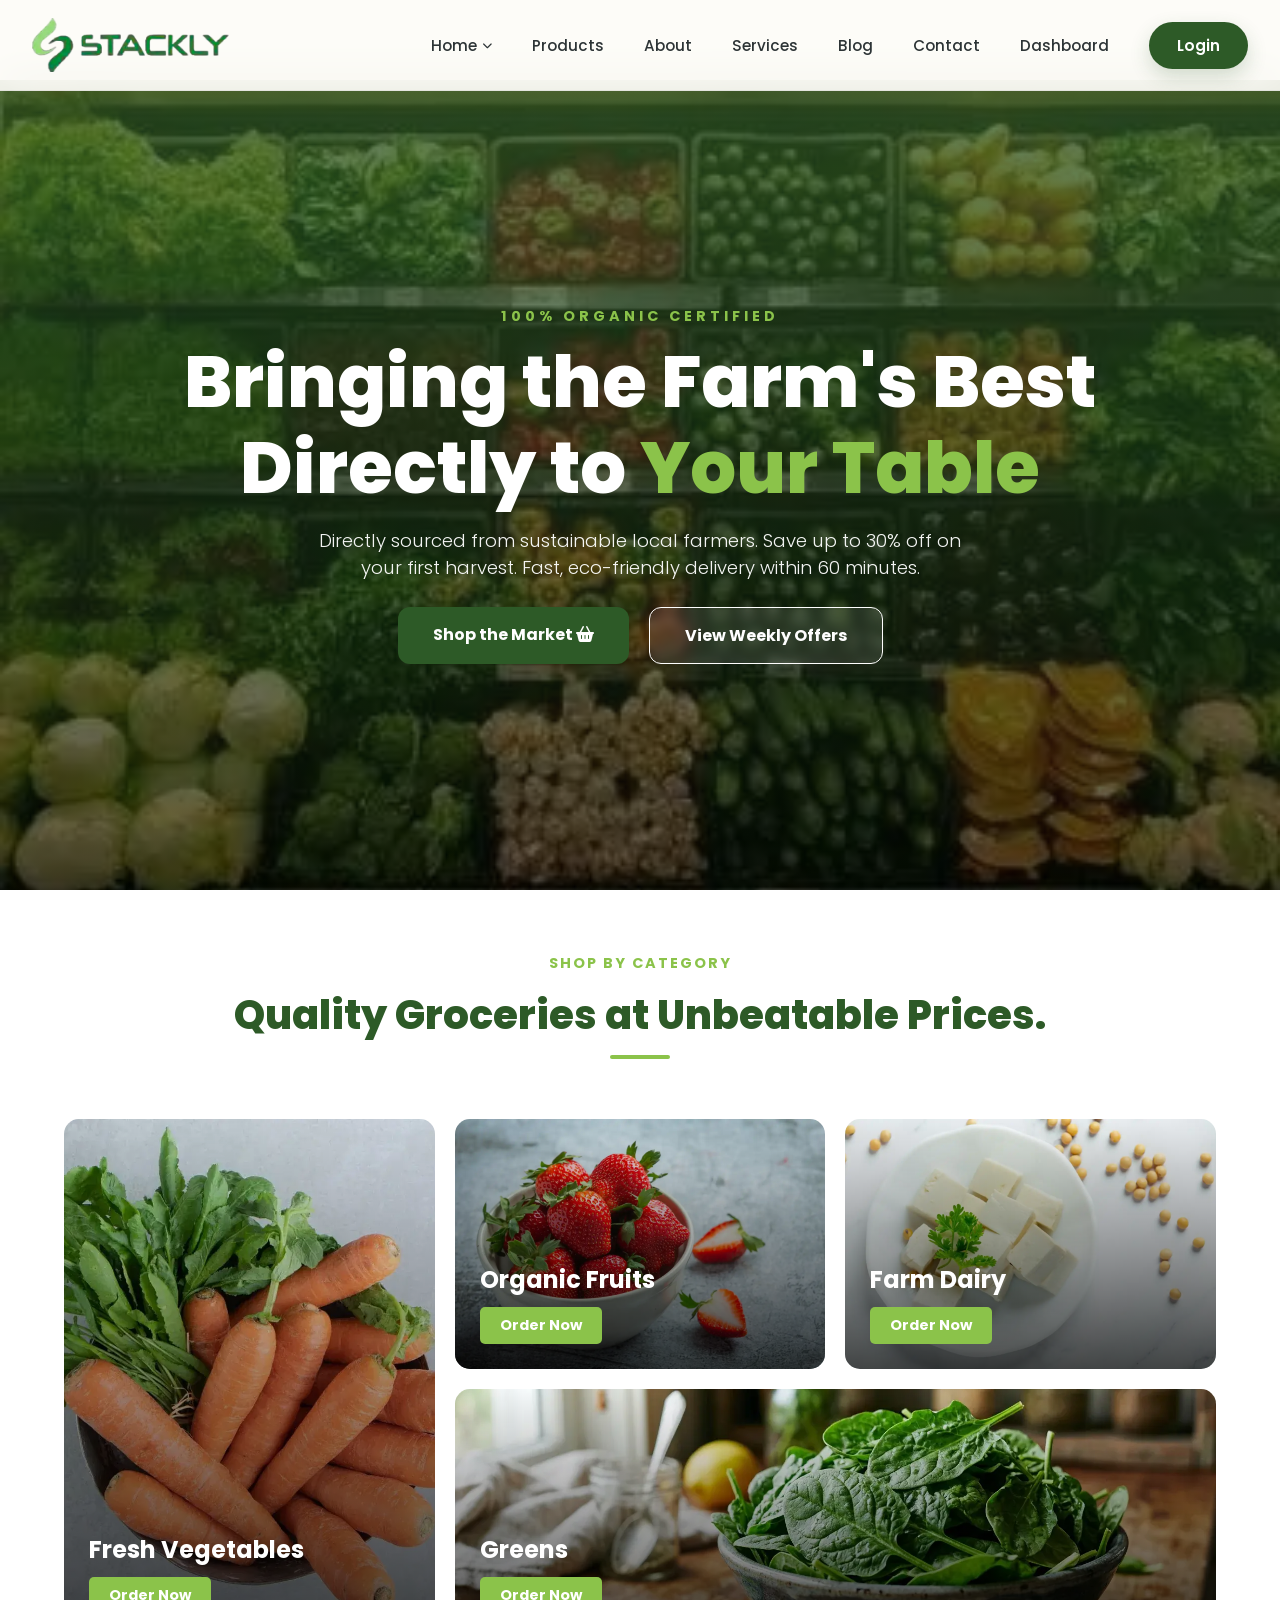
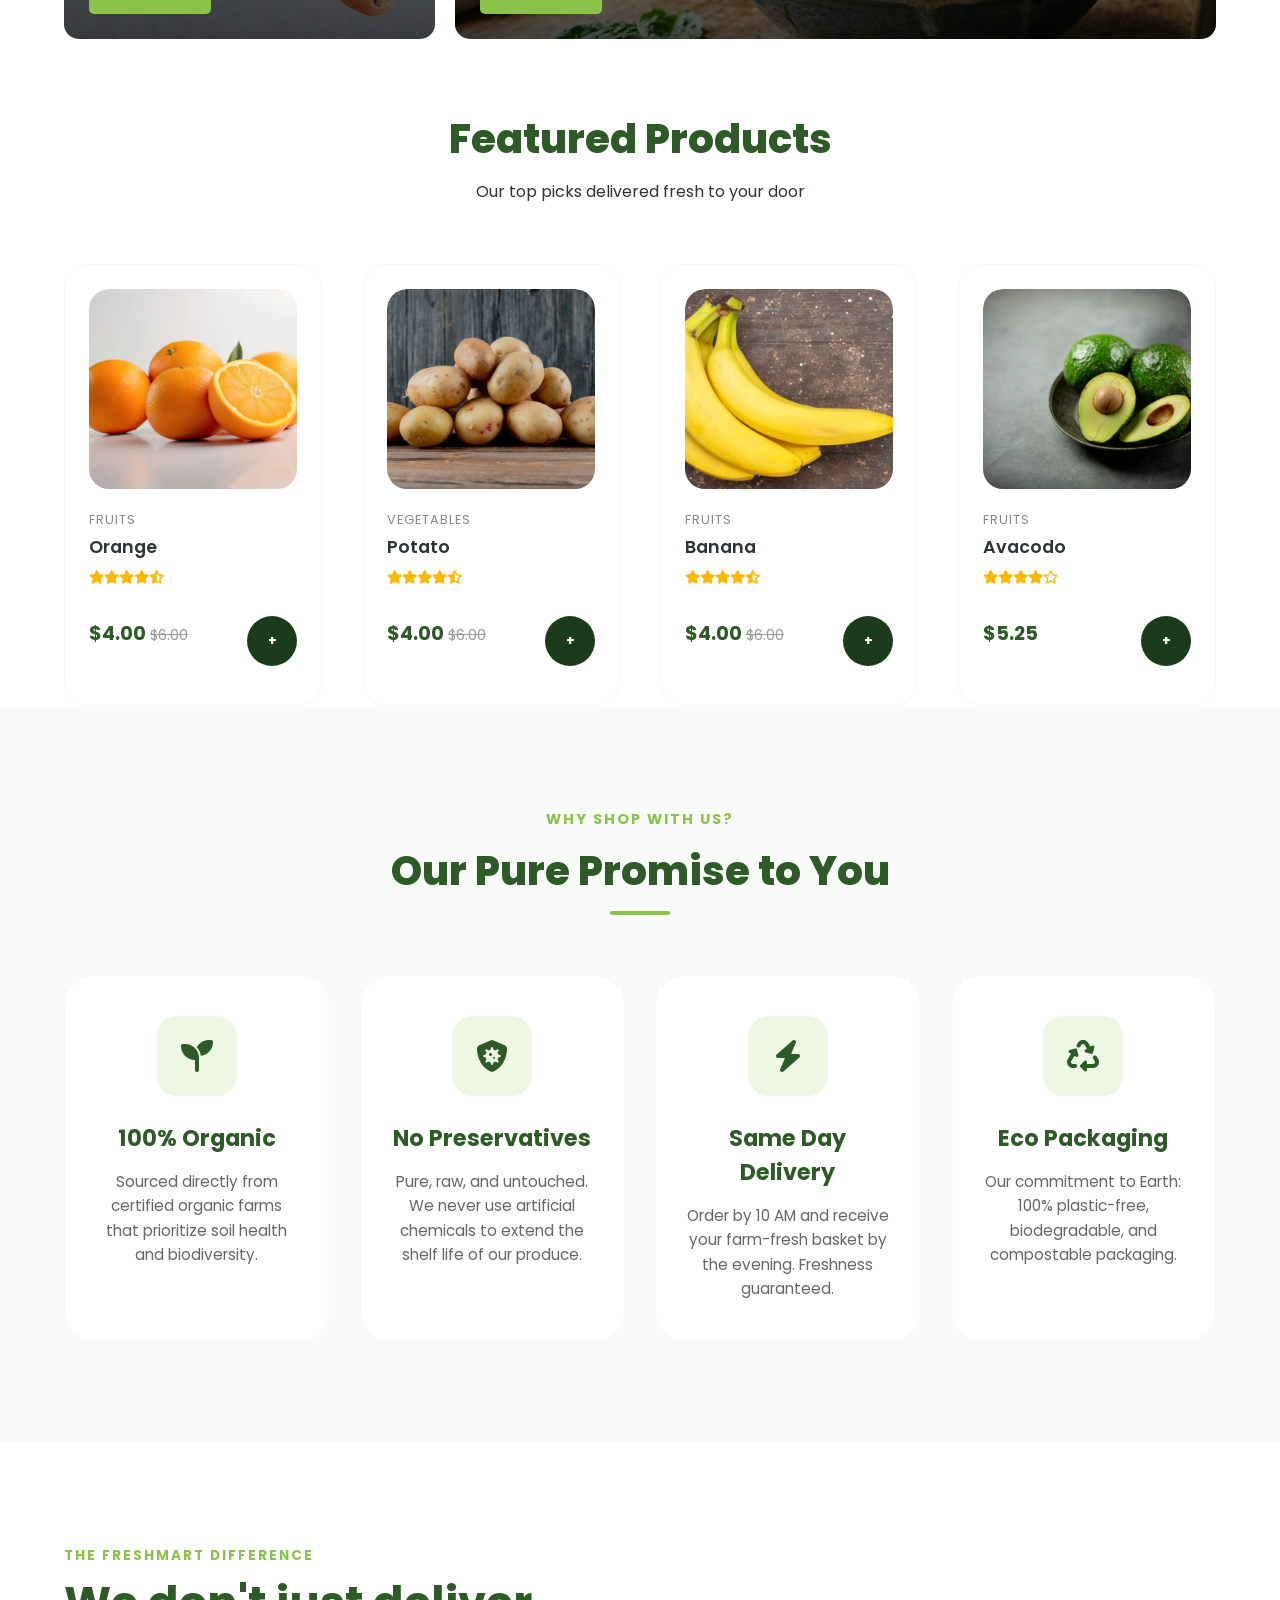
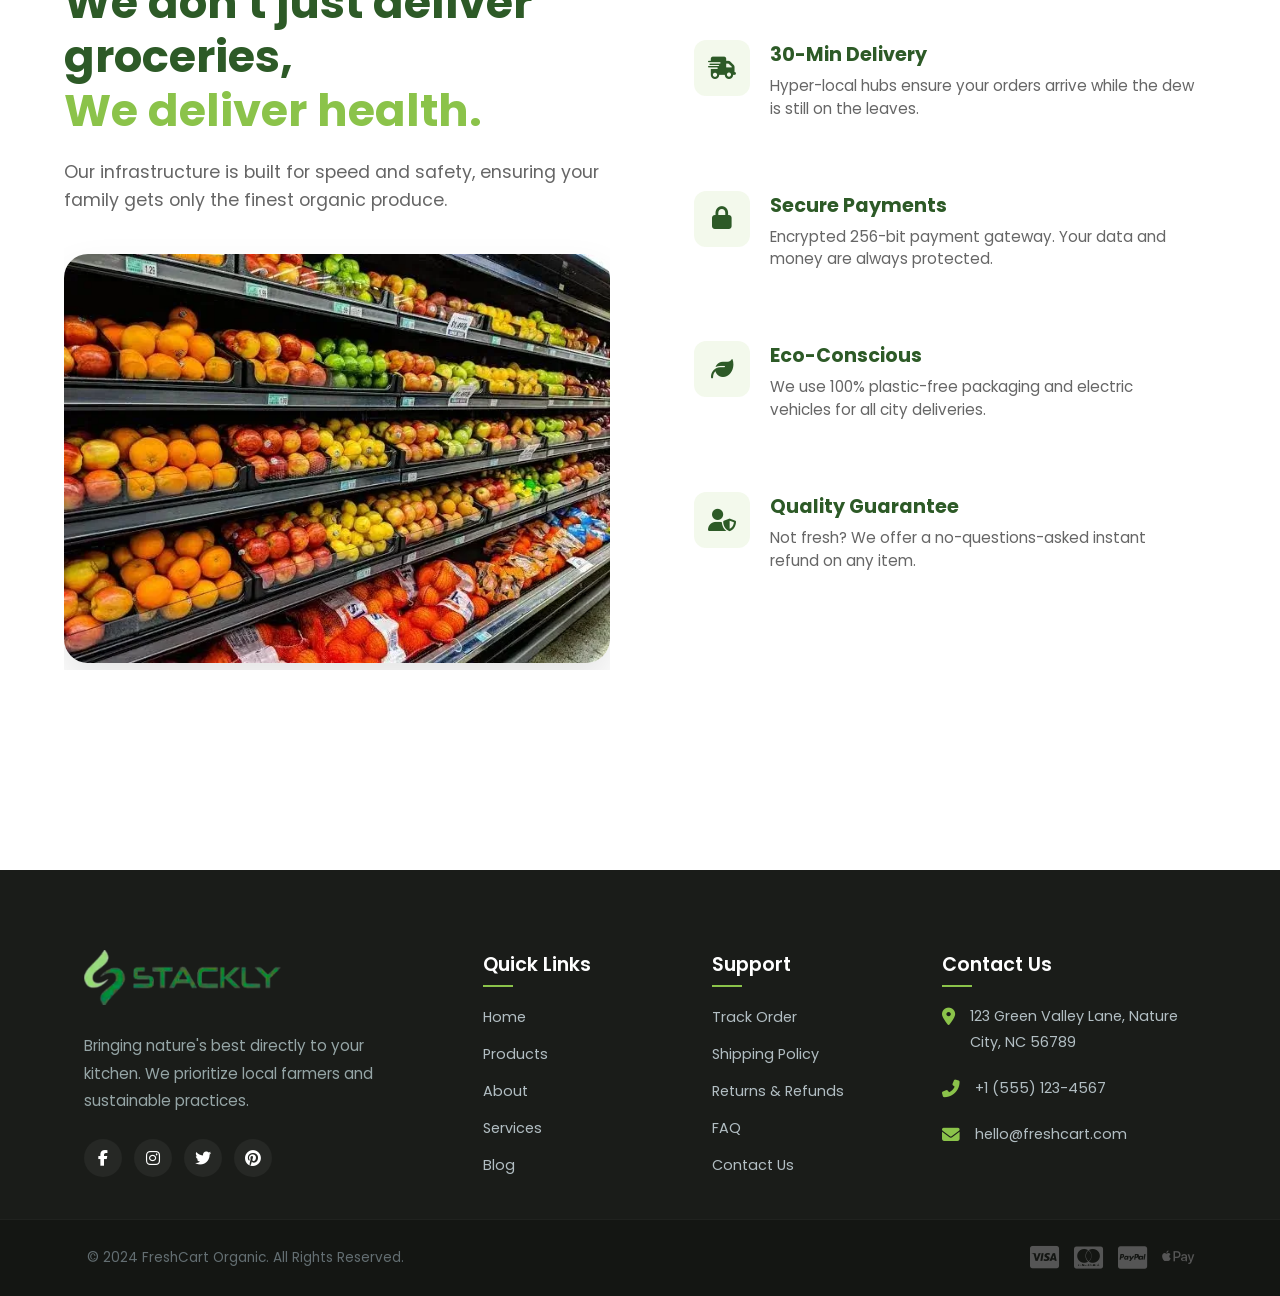
<file: index.html>
<!DOCTYPE html>
<html lang="en">
<head>

<meta charset="UTF-8">
<meta name="viewport" content="width=device-width, initial-scale=1.0">

<title>Stackly Grocery Store</title>

<link href="https://fonts.googleapis.com/css2?family=Poppins:wght@300;400;600;700&display=swap" rel="stylesheet">

<link rel="stylesheet" href="https://cdnjs.cloudflare.com/ajax/libs/font-awesome/6.4.0/css/all.min.css">

<!-- AOS Animation -->
<link rel="stylesheet" href="https://unpkg.com/aos@2.3.4/dist/aos.css">

<link rel="stylesheet" href="style.css">

</head>

<body>

<header class="main-header">
<nav class="navbar">

<a href="index.html" class="logo">
<img src="assets/logo.webp" alt="Stackly Logo">
</a>

<ul class="nav-menu" id="nav-menu">

<li class="nav-item dropdown">

<a href="#" class="nav-link" id="current-home">
Home <i class="fas fa-chevron-down" style="font-size:10px;margin-left:5px;"></i>
</a>

<ul class="dropdown-menu" id="home-dropdown">
<li><a href="index.html">Home 1</a></li>
<li><a href="home2.html">Home 2</a></li>
</ul>

</li>

<li class="nav-item"><a href="products.html" class="nav-link">Products</a></li>
<li class="nav-item"><a href="about.html" class="nav-link">About</a></li>
<li class="nav-item"><a href="services.html" class="nav-link">Services</a></li>
<li class="nav-item"><a href="blog.html" class="nav-link">Blog</a></li>
<li class="nav-item"><a href="contact.html" class="nav-link">Contact</a></li>
<li class="nav-item"><a href="dashboard.html" class="nav-link">Dashboard</a></li>
<li class="nav-item"><a href="login.html" class="nav-link btn-login">Login</a></li>

</ul>

<div class="hamburger" id="hamburger">
<span class="bar"></span>
<span class="bar"></span>
<span class="bar"></span>
</div>

</nav>
</header>

<!-- HERO -->

<section class="hero-v2">

<div class="container">

<div class="hero-content-v2" data-aos="zoom-out" data-aos-delay="100">

<span class="hero-tagline">100% Organic certified</span>

<h1>
Bringing the Farm's Best <br>
Directly to <span>Your Table</span>
</h1>

<p>
Directly sourced from sustainable local farmers.
Save up to 30% off on your first harvest.
Fast, eco-friendly delivery within 60 minutes.
</p>

<div class="hero-btns-v2">

<a href="errorPage.html" class="btn-primary">
Shop the Market <i class="fas fa-shopping-basket"></i>
</a>

<a href="errorPage.html" class="btn-secondary">
View Weekly Offers
</a>

</div>

</div>

</div>

</section>

<!-- CATEGORY -->

<section class="categories-bento" data-aos="fade-up">

<div class="container">

<div class="section-header">

<span class="sub-title">Shop by Category</span>

<h2>Quality Groceries at Unbeatable Prices.</h2>

<div class="line"></div>

</div>

<div class="bento-container">

<div class="bento-box item-1">

<img src="assets/carrot.webp" alt="Veggies">

<div class="bento-overlay">
<h3>Fresh Vegetables</h3>
<a href="products.html" class="bento-btn">Order Now</a>
</div>

</div>

<div class="bento-box item-2">

<img src="assets/strawberries.webp" alt="Fruits">

<div class="bento-overlay">
<h3>Organic Fruits</h3>
<a href="products.html" class="bento-btn">Order Now</a>
</div>

</div>

<div class="bento-box item-3">

<img src="assets/tofu.webp" alt="Dairy">

<div class="bento-overlay">
<h3>Farm Dairy</h3>
<a href="products.html" class="bento-btn">Order Now</a>
</div>

</div>

<div class="bento-box item-4">

<img src="assets/greens.webp" alt="Greens">

<div class="bento-overlay">
<h3>Greens</h3>
<a href="products.html" class="bento-btn">Order Now</a>
</div>

</div>

</div>

</div>

</section>

<section class="products container"> <div class="section-header"> <h2>Featured <span>Products</span></h2> <p>Our top picks delivered fresh to your door</p> </div> <div class="product-grid"> <div class="product-card"> <div class="product-img"> <img src="assets/orange.webp" alt="Orange"> </div> <div class="product-info"> <span class="category-tag">Fruits</span> <h3>Orange</h3> <div class="rating"> <i class="fas fa-star"></i><i class="fas fa-star"></i><i class="fas fa-star"></i><i class="fas fa-star"></i><i class="fas fa-star-half-alt"></i> </div> <div class="product-price"> <div> <span class="price">$4.00</span> <span class="old-price">$6.00</span> </div> <button class="cart-btn">+</button> </div> </div> </div> <div class="product-card"> <div class="product-img"> <img src="assets/potato.webp" alt="Potato"> </div> <div class="product-info"> <span class="category-tag">Vegetables</span> <h3>Potato</h3> <div class="rating"> <i class="fas fa-star"></i><i class="fas fa-star"></i><i class="fas fa-star"></i><i class="fas fa-star"></i><i class="fas fa-star-half-alt"></i> </div> <div class="product-price"> <div> <span class="price">$4.00</span> <span class="old-price">$6.00</span> </div> <button class="cart-btn">+</button></div> </div> </div> <div class="product-card"> <div class="product-img"> <img src="assets/banana.webp" alt="Banana"> </div> <div class="product-info"> <span class="category-tag">Fruits</span> <h3>Banana</h3> <div class="rating"> <i class="fas fa-star"></i><i class="fas fa-star"></i><i class="fas fa-star"></i><i class="fas fa-star"></i><i class="fas fa-star-half-alt"></i> </div> <div class="product-price"> <div> <span class="price">$4.00</span> <span class="old-price">$6.00</span> </div> <button class="cart-btn">+</button> </div> </div> </div> <div class="product-card"> <div class="product-img"> <img src="assets/avocado.webp" alt="Avacodo"> </div> <div class="product-info"> <span class="category-tag">Fruits</span> <h3>Avacodo</h3> <div class="rating"> <i class="fas fa-star"></i><i class="fas fa-star"></i><i class="fas fa-star"></i><i class="fas fa-star"></i><i class="far fa-star"></i> </div> <div class="product-price"> <span class="price">$5.25</span> <button class="cart-btn">+</button> </div> </div> </div> </div> </section>

<!-- PROMISE SECTION -->

<section class="promise-section">

<div class="container">

<div class="section-header" data-aos="fade-up">

<span class="sub-title">Why Shop With Us?</span>

<h2>Our Pure Promise to You</h2>

<div class="line"></div>

</div>

<div class="promise-grid">

<div class="promise-card" data-aos="fade-up" data-aos-delay="100">

<div class="promise-icon">
<i class="fas fa-seedling"></i>
</div>

<h3>100% Organic</h3>

<p>
Sourced directly from certified organic farms that
prioritize soil health and biodiversity.
</p>

</div>

<div class="promise-card" data-aos="fade-up" data-aos-delay="200">

<div class="promise-icon">
<i class="fas fa-shield-virus"></i>
</div>

<h3>No Preservatives</h3>

<p>
Pure, raw, and untouched. We never use artificial
chemicals to extend the shelf life of our produce.
</p>

</div>

<div class="promise-card" data-aos="fade-up" data-aos-delay="300">

<div class="promise-icon">
<i class="fas fa-bolt"></i>
</div>

<h3>Same Day Delivery</h3>

<p>
Order by 10 AM and receive your farm-fresh basket
by the evening. Freshness guaranteed.
</p>

</div>

<div class="promise-card" data-aos="fade-up" data-aos-delay="400">

<div class="promise-icon">
<i class="fas fa-recycle"></i>
</div>

<h3>Eco Packaging</h3>

<p>
Our commitment to Earth: 100% plastic-free,
biodegradable, and compostable packaging.
</p>

</div>

</div>

</div>

</section>

<section class="modern-why"> <div class="container split-wrapper"> <div class="why-text-box" data-aos="fade-right"> <span class="mini-label">The FreshMart Difference</span> <h2>We don't just deliver groceries, <br> <span>We deliver health.</span></h2> <p>Our infrastructure is built for speed and safety, ensuring your family gets only the finest organic produce.</p> <img src="assets/index-1.webp" alt="Fresh Produce" class="side-img"> </div> <div class="why-list" data-aos="fade-left"> <div class="modern-item"> <div class="m-icon"><i class="fas fa-shipping-fast"></i></div> <div class="m-text"> <h4>30-Min Delivery</h4> <p>Hyper-local hubs ensure your orders arrive while the dew is still on the leaves.</p> </div> </div> <div class="modern-item"> <div class="m-icon"><i class="fas fa-lock"></i></div> <div class="m-text"> <h4>Secure Payments</h4> <p>Encrypted 256-bit payment gateway. Your data and money are always protected.</p> </div> </div> <div class="modern-item"> <div class="m-icon"><i class="fas fa-leaf"></i></div> <div class="m-text"> <h4>Eco-Conscious</h4> <p>We use 100% plastic-free packaging and electric vehicles for all city deliveries.</p> </div> </div> <div class="modern-item"> <div class="m-icon"><i class="fas fa-user-shield"></i></div> <div class="m-text"> <h4>Quality Guarantee</h4> <p>Not fresh? We offer a no-questions-asked instant refund on any item.</p> </div> </div> </div> </div> </section>

<!-- FOOTER -->

<footer class="main-footer">
    <div class="container footer-grid">
        <div class="footer-col">
    <a href="index.html" class="footer-logo">
        <img src="assets/logo.webp" alt="FreshCart Logo">
    </a>
    <p class="footer-desc">Bringing nature's best directly to your kitchen. We prioritize local farmers and sustainable practices.</p>
    <div class="social-links">
        <a href="errorPage.html"><i class="fab fa-facebook-f"></i></a>
        <a href="errorPage.html"><i class="fab fa-instagram"></i></a>
        <a href="errorPage.html"><i class="fab fa-twitter"></i></a>
        <a href="errorPage.html"><i class="fab fa-pinterest"></i></a>
    </div>
</div>

        <div class="footer-col">
            <h3>Quick Links</h3>
            <ul>
                <li><a href="index.html">Home</a></li>
                <li><a href="products.html">Products</a></li>
                <li><a href="about.html">About</a></li>
                <li><a href="services.html">Services</a></li>
                <li><a href="blog.html">Blog</a></li>
               
              </ul>
        </div>

        <div class="footer-col">
            <h3>Support</h3>
            <ul>
                <li><a href="errorPage.html">Track Order</a></li>
                <li><a href="errorPage.html">Shipping Policy</a></li>
                <li><a href="errorPage.html">Returns & Refunds</a></li>
                <li><a href="errorPage.html">FAQ</a></li>
                <li><a href="contact.html">Contact Us</a></li>
            </ul>
        </div>

        <div class="footer-col">
            <h3>Contact Us</h3>
            <div class="contact-item">
                <i class="fas fa-map-marker-alt"></i>
                <p>123 Green Valley Lane, Nature City, NC 56789</p>
            </div>
            <div class="contact-item">
                <i class="fas fa-phone-alt"></i>
                <p>+1 (555) 123-4567</p>
            </div>
            <div class="contact-item">
                <i class="fas fa-envelope"></i>
                <p>hello@freshcart.com</p>
            </div>
        </div>
    </div>

    <div class="footer-bottom">
        <div class="container bottom-flex">
            <p>&copy; 2024 FreshCart Organic. All Rights Reserved.</p>
            <div class="payment-methods">
                <i class="fab fa-cc-visa"></i>
                <i class="fab fa-cc-mastercard"></i>
                <i class="fab fa-cc-paypal"></i>
                <i class="fab fa-apple-pay"></i>
            </div>
        </div>
    </div>
</footer>
<!-- AOS SCRIPT -->

<script src="https://unpkg.com/aos@2.3.4/dist/aos.js"></script>

<script>

AOS.init({
duration:1000,
once:true,
offset:100
});

const hamburger = document.getElementById('hamburger');
const navMenu = document.getElementById('nav-menu');

hamburger.addEventListener('click',()=>{
navMenu.classList.toggle('active');
hamburger.classList.toggle('toggle');
});

const homeItem = document.querySelector('.nav-item.dropdown');

homeItem.addEventListener('click',function(e){

if(window.innerWidth <= 992){

this.classList.toggle('active');

if(e.target.id === 'current-home'){
e.preventDefault();
}

}

});

document.querySelectorAll('.nav-link').forEach(link=>{

link.addEventListener('click',()=>{

if(!link.parentElement.classList.contains('dropdown')){
navMenu.classList.remove('active');
hamburger.classList.remove('toggle');
}

});

});

</script>

</body>
</html>
</file>
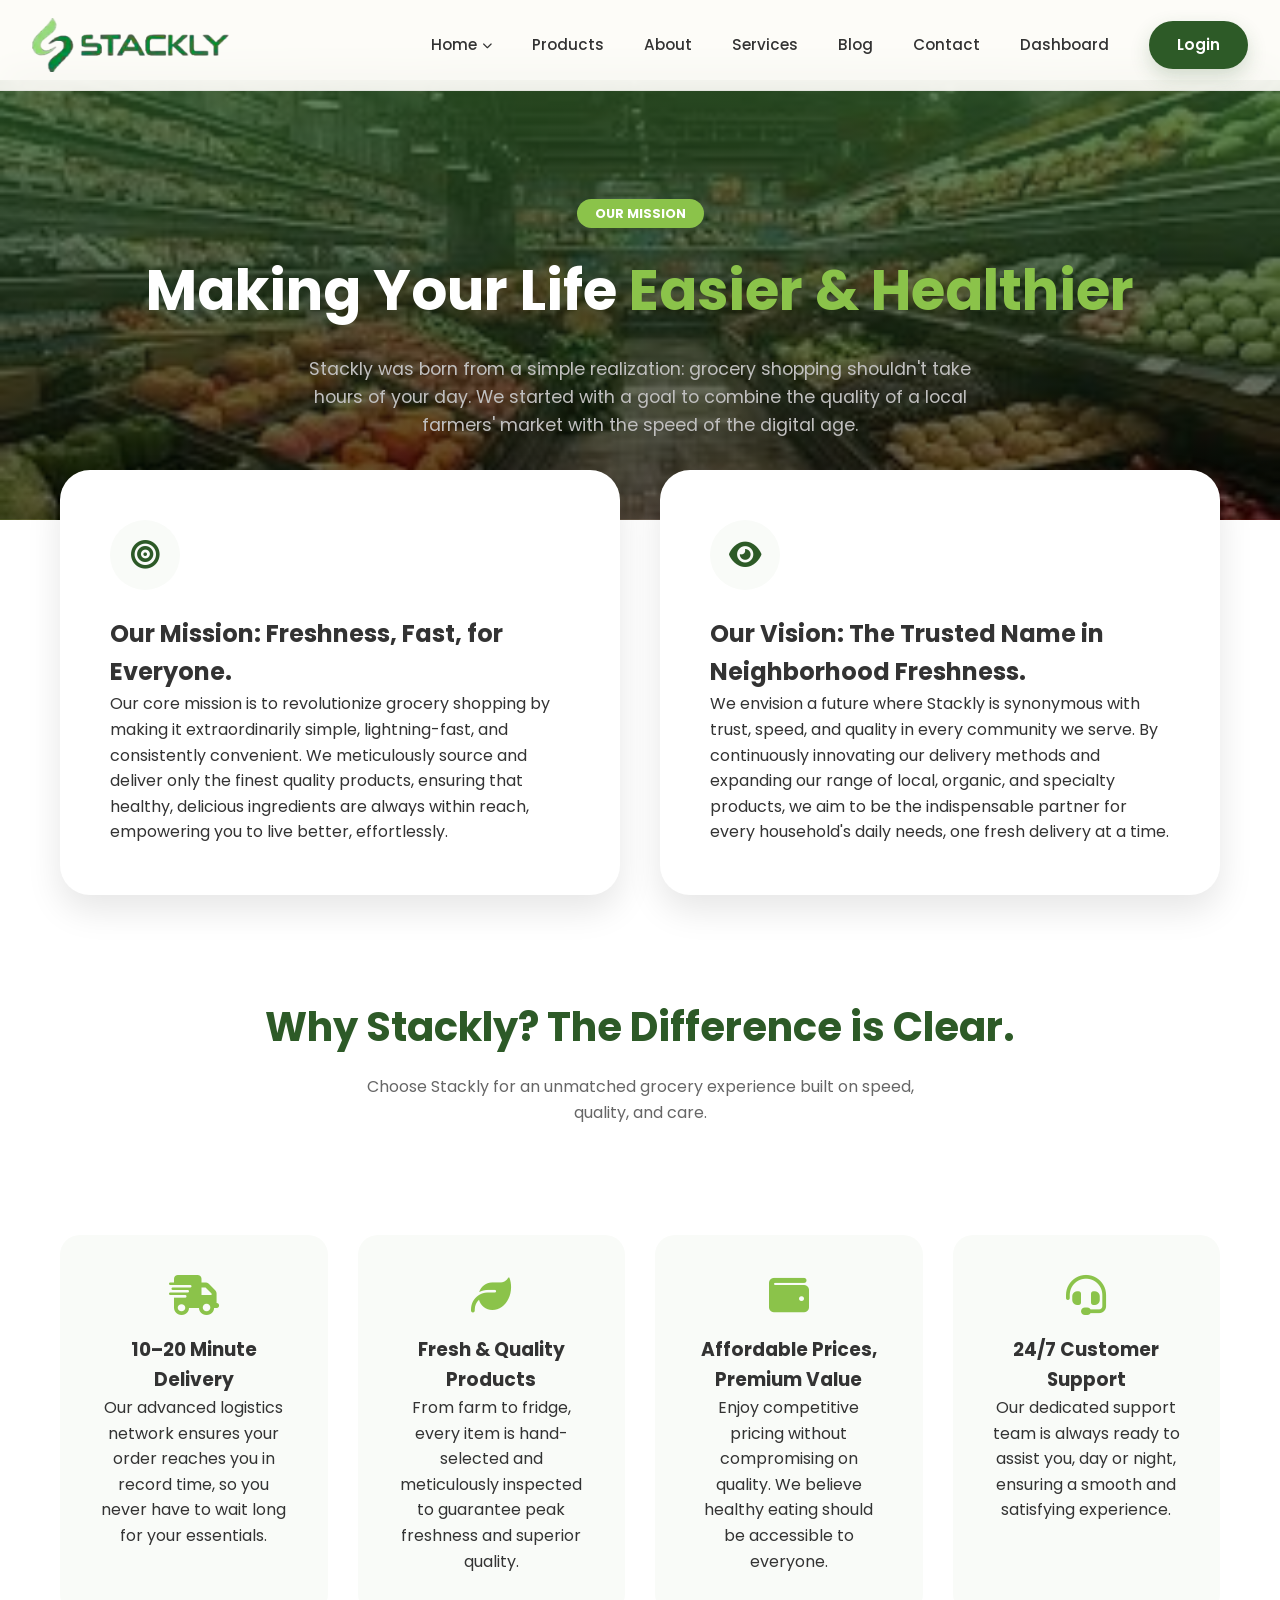
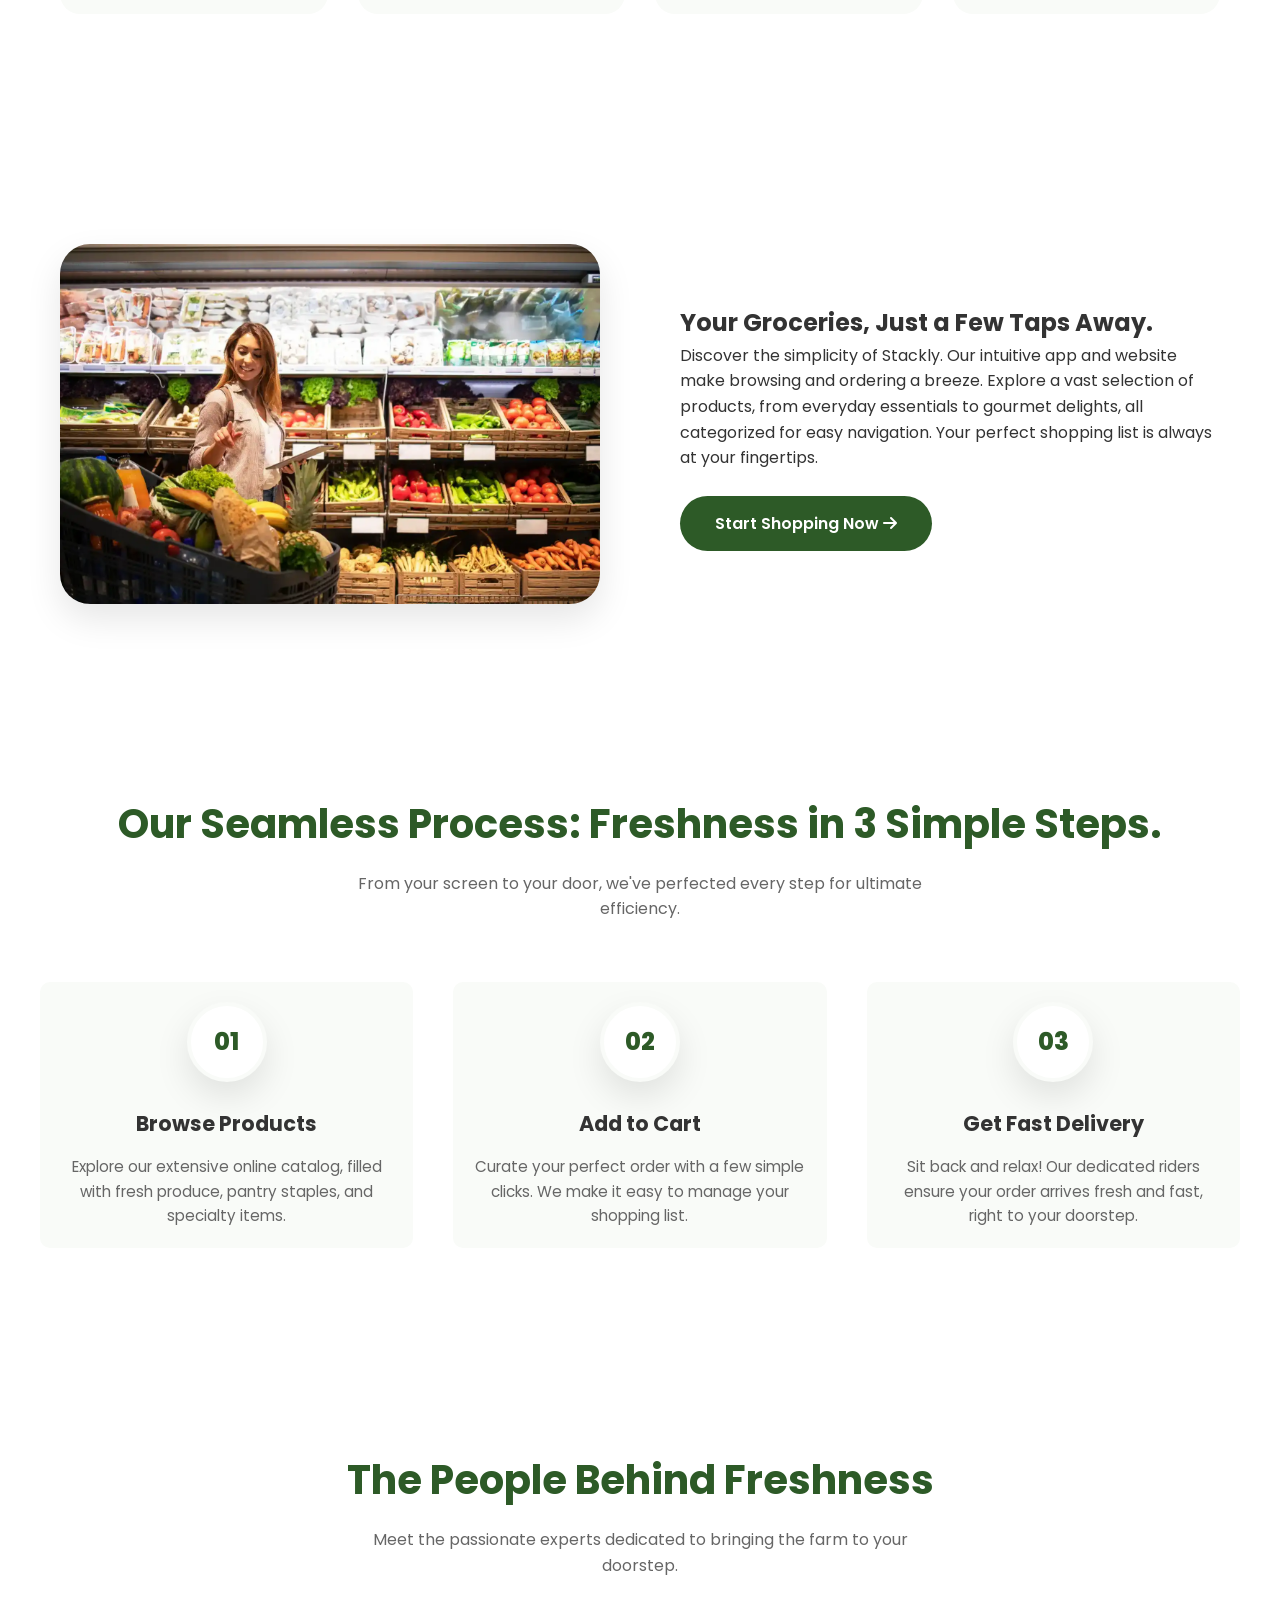
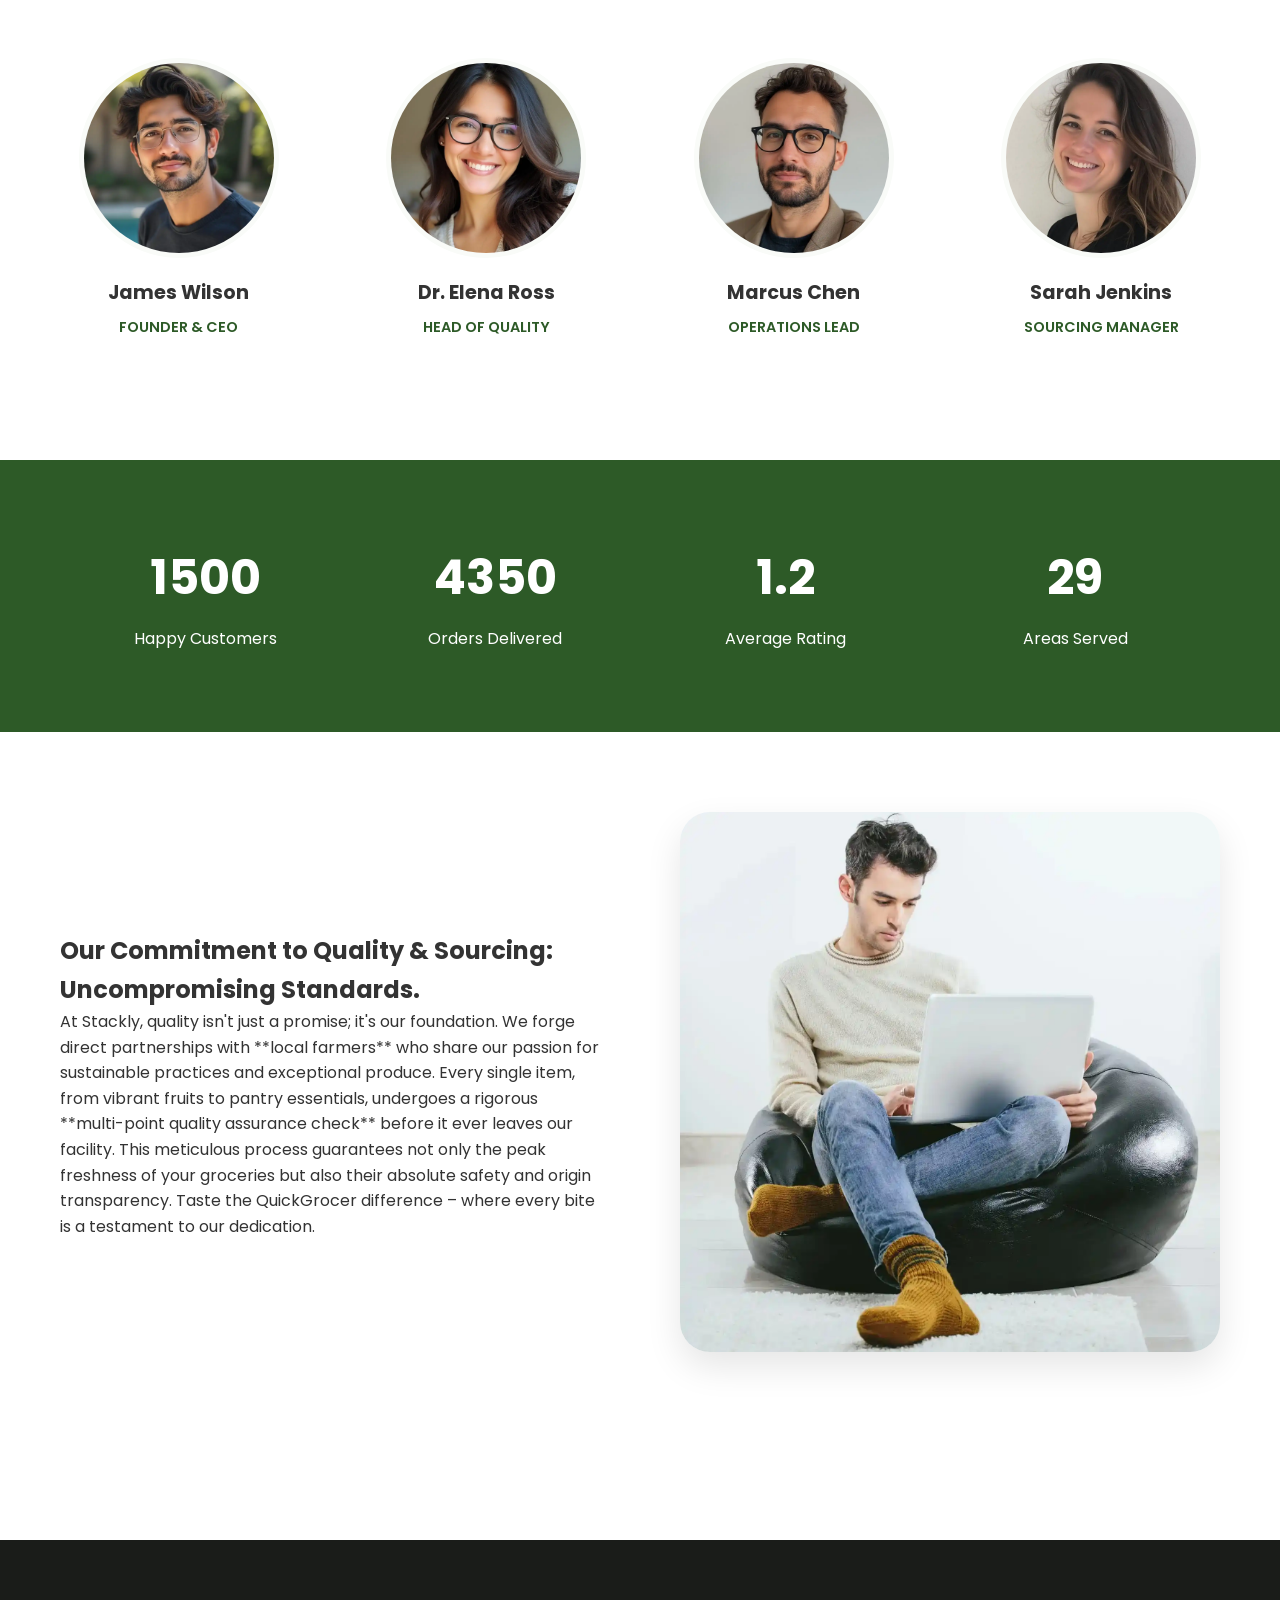
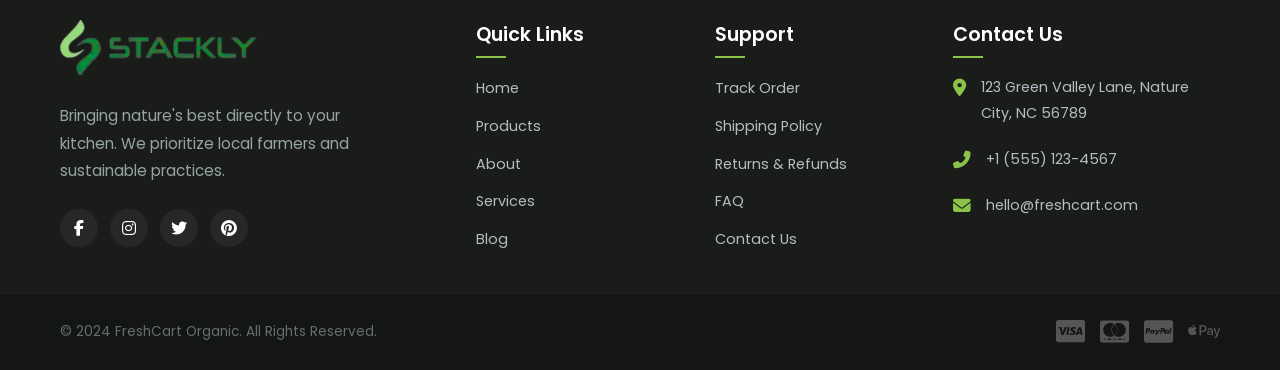
<file: about.html>
<!DOCTYPE html>
<html lang="en">
<head>
    <meta charset="UTF-8">
    <meta name="viewport" content="width=device-width, initial-scale=1.0">
    <title>About Us - Stackly Grocery Store</title>
    <link href="https://fonts.googleapis.com/css2?family=Poppins:wght@300;400;600;700&display=swap" rel="stylesheet">
    <link rel="stylesheet" href="https://cdnjs.cloudflare.com/ajax/libs/font-awesome/6.4.0/css/all.min.css">
    <link rel="stylesheet" href="about.css">
</head>
<body>

   <header class="main-header">
    <nav class="navbar">
        <a href="index.html" class="logo">
            <img src="assets/logo.webp" alt="Stackly Logo">
        </a>
        
        <ul class="nav-menu" id="nav-menu">
            <li class="nav-item dropdown">
                <a href="#" class="nav-link" id="current-home">
                    Home <i class="fas fa-chevron-down" style="font-size: 10px; margin-left: 5px;"></i>
                </a>
                <ul class="dropdown-menu" id="home-dropdown">
                    <li><a href="index.html">Home 1</a></li>
                    <li><a href="home2.html">Home 2</a></li>
                </ul>
            </li>
            <li class="nav-item"><a href="products.html" class="nav-link">Products</a></li>
            
            <li class="nav-item"><a href="about.html" class="nav-link">About</a></li>
            <li class="nav-item"><a href="services.html" class="nav-link">Services</a></li>
            <li class="nav-item"><a href="blog.html" class="nav-link">Blog</a></li>
            <li class="nav-item"><a href="contact.html" class="nav-link">Contact</a></li>
            <li class="nav-item"><a href="dashboard.html" class="nav-link">Dashboard</a></li>
            <li class="nav-item"><a href="login.html" class="nav-link btn-login">Login</a></li>
        </ul>

        <div class="hamburger" id="hamburger">
            <span class="bar"></span>
            <span class="bar"></span>
            <span class="bar"></span>
        </div>
    </nav>
</header>
    <section class="about-hero">
        <div class="container">
            <div class="hero-content reveal-up">
                <span class="tag">Our Mission</span>
                <h1>Making Your Life <span>Easier & Healthier</span></h1>
                <p>Stackly was born from a simple realization: grocery shopping shouldn't take hours of your day. We started with a goal to combine the quality of a local farmers' market with the speed of the digital age.</p>
            </div>
        </div>
    </section>

    <section class="mission-vision container">
        <div class="mv-grid">
            <div class="mv-card reveal-left">
                <div class="icon-circle"><i class="fas fa-bullseye"></i></div>
                <h2>Our Mission: Freshness, Fast, for Everyone.</h2>
                <p>Our core mission is to revolutionize grocery shopping by making it extraordinarily simple, lightning-fast, and consistently convenient. We meticulously source and deliver only the finest quality products, ensuring that healthy, delicious ingredients are always within reach, empowering you to live better, effortlessly.</p>
            </div>
            <div class="mv-card reveal-right">
                <div class="icon-circle"><i class="fas fa-eye"></i></div>
                <h2>Our Vision: The Trusted Name in Neighborhood Freshness.</h2>
                <p>We envision a future where Stackly is synonymous with trust, speed, and quality in every community we serve. By continuously innovating our delivery methods and expanding our range of local, organic, and specialty products, we aim to be the indispensable partner for every household's daily needs, one fresh delivery at a time.</p>
            </div>
        </div>
    </section>

    <section class="why-us ">
        <h2 class="section-title reveal-up">Why Stackly? The Difference is Clear.</h2>
        <p class="section-subtitle reveal-up delay-1">Choose Stackly for an unmatched grocery experience built on speed, quality, and care.</p>
        <div class="features-grid">
            <div class="feature-card reveal-up delay-1">
                <i class="fas fa-truck-fast"></i>
                <h3>10–20 Minute Delivery</h3>
                <p>Our advanced logistics network ensures your order reaches you in record time, so you never have to wait long for your essentials.</p>
            </div>
            <div class="feature-card reveal-up delay-2">
                <i class="fas fa-leaf"></i>
                <h3>Fresh & Quality Products</h3>
                <p>From farm to fridge, every item is hand-selected and meticulously inspected to guarantee peak freshness and superior quality.</p>
            </div>
            <div class="feature-card reveal-up delay-3">
                <i class="fas fa-wallet"></i>
                <h3>Affordable Prices, Premium Value</h3>
                <p>Enjoy competitive pricing without compromising on quality. We believe healthy eating should be accessible to everyone.</p>
            </div>
            
            <div class="feature-card reveal-up delay-5">
                <i class="fas fa-headset"></i>
                <h3>24/7 Customer Support</h3>
                <p>Our dedicated support team is always ready to assist you, day or night, ensuring a smooth and satisfying experience.</p>
            
        </div>
    </section>

    <section class="image-text-split container">
        <div class="split-content">
            <div class="image-area reveal-left">
                <img src="assets/about1.webp" alt="Person browsing groceries on a tablet">
            </div>
            <div class="text-area reveal-right">
                <h2>Your Groceries, Just a Few Taps Away.</h2>
                <p>Discover the simplicity of Stackly. Our intuitive app and website make browsing and ordering a breeze. Explore a vast selection of products, from everyday essentials to gourmet delights, all categorized for easy navigation. Your perfect shopping list is always at your fingertips.</p>
                <a href="errorPage.html" class="btn-primary">Start Shopping Now <i class="fas fa-arrow-right"></i></a>
            </div>
        </div>
    </section>

    <section class="process container">
        <h2 class="section-title reveal-up">Our Seamless Process: Freshness in 3 Simple Steps.</h2>
        <p class="section-subtitle reveal-up delay-1">From your screen to your door, we've perfected every step for ultimate efficiency.</p>
        <div class="process-grid">
            <div class="step reveal-up delay-1">
                <span class="step-num">01</span>
                <h4>Browse Products</h4>
                <p>Explore our extensive online catalog, filled with fresh produce, pantry staples, and specialty items.</p>
            </div>
            <div class="step reveal-up delay-2">
                <span class="step-num">02</span>
                <h4>Add to Cart</h4>
                <p>Curate your perfect order with a few simple clicks. We make it easy to manage your shopping list.</p>
            </div>
            <div class="step reveal-up delay-3">
                <span class="step-num">03</span>
                <h4>Get Fast Delivery</h4>
                <p>Sit back and relax! Our dedicated riders ensure your order arrives fresh and fast, right to your doorstep.</p>
            </div>
        </div>
    </section>

    <section class="team container">
    <div class="section-header reveal-up">
        <h2 class="section-title">The People Behind <span>Freshness</span></h2>
        <p class="section-subtitle">Meet the passionate experts dedicated to bringing the farm to your doorstep.</p>
    </div>

    <div class="team-grid">
        <div class="team-card reveal-up delay-1">
            <div class="member-img">
                <img src="assets/uifaces-popular-avatar (4).webp" alt="CEO">
                <div class="social-overlay">
                    <a href="errorPage.html"><i class="fab fa-linkedin-in"></i></a>
                    <a href="errorPage.html"><i class="fab fa-twitter"></i></a>
                </div>
            </div>
            <div class="member-info">
                <h4>James Wilson</h4>
                <span>Founder & CEO</span>
            </div>
        </div>

        <div class="team-card reveal-up delay-2">
            <div class="member-img">
                <img src="assets/uifaces-popular-avatar (3).webp" alt="Nutritionist">
                <div class="social-overlay">
                    <a href="errorPage.html"><i class="fab fa-linkedin-in"></i></a>
                    <a href="errorPage.html"><i class="fab fa-instagram"></i></a>
                </div>
            </div>
            <div class="member-info">
                <h4>Dr. Elena Ross</h4>
                <span>Head of Quality</span>
            </div>
        </div>

        <div class="team-card reveal-up delay-3">
            <div class="member-img">
                <img src="assets/uifaces-popular-avatar (6).webp" alt="Logistics">
                <div class="social-overlay">
                    <a href="errorPage.html"><i class="fab fa-linkedin-in"></i></a>
                    <a href="errorPage.html"><i class="fab fa-twitter"></i></a>
                </div>
            </div>
            <div class="member-info">
                <h4>Marcus Chen</h4>
                <span>Operations Lead</span>
            </div>
        </div>

        <div class="team-card reveal-up delay-4">
            <div class="member-img">
                <img src="assets/uifaces-popular-avatar (7).webp" alt="Sourcing">
                <div class="social-overlay">
                    <a href="errorPage.html"><i class="fab fa-linkedin-in"></i></a>
                    <a href="errorPage.html"><i class="fab fa-instagram"></i></a>
                </div>
            </div>
            <div class="member-info">
                <h4>Sarah Jenkins</h4>
                <span>Sourcing Manager</span>
            </div>
        </div>
    </div>
</section>

    <section class="customer-trust-stats">
        <div class="container stats-grid">
            <div class="stat-item reveal-up delay-1">
                <h2 class="counter" data-target="5000">0</h2>
                <p>Happy Customers</p>
            </div>
            <div class="stat-item reveal-up delay-2">
                <h2 class="counter" data-target="15000">0</h2>
                <p>Orders Delivered</p>
            </div>
            <div class="stat-item reveal-up delay-3">
                <h2 class="counter" data-target="4.9">0</h2>
                <p>Average Rating</p>
            </div>
            <div class="stat-item reveal-up delay-4">
                <h2 class="counter" data-target="50">0</h2>
                <p>Areas Served</p>
            </div>
        </div>
    </section>

    <section class="image-text-split reverse container">
        <div class="split-content">
            <div class="image-area reveal-right">
                <img src="assets/about2.webp" alt="Fresh produce being quality checked">
            </div>
            <div class="text-area reveal-left">
                <h2>Our Commitment to Quality & Sourcing: Uncompromising Standards.</h2>
                <p>At Stackly, quality isn't just a promise; it's our foundation. We forge direct partnerships with **local farmers** who share our passion for sustainable practices and exceptional produce. Every single item, from vibrant fruits to pantry essentials, undergoes a rigorous **multi-point quality assurance check** before it ever leaves our facility. This meticulous process guarantees not only the peak freshness of your groceries but also their absolute safety and origin transparency. Taste the QuickGrocer difference – where every bite is a testament to our dedication.</p>
            </div>
        </div>
    </section>

    

    <footer class="main-footer">
    <div class="container footer-grid">
        <div class="footer-col">
    <a href="index.html" class="footer-logo">
        <img src="assets/logo.webp" alt="FreshCart Logo">
    </a>
    <p class="footer-desc">Bringing nature's best directly to your kitchen. We prioritize local farmers and sustainable practices.</p>
    <div class="social-links">
        <a href="errorPage.html"><i class="fab fa-facebook-f"></i></a>
        <a href="errorPage.html"><i class="fab fa-instagram"></i></a>
        <a href="errorPage.html"><i class="fab fa-twitter"></i></a>
        <a href="errorPage.html"><i class="fab fa-pinterest"></i></a>
    </div>
</div>

        <div class="footer-col">
            <h3>Quick Links</h3>
            <ul>
            <li><a href="index.html">Home</a></li>
                <li><a href="products.html">Products</a></li>
                <li><a href="about.html">About</a></li>
                <li><a href="services.html">Services</a></li>
                <li><a href="blog.html">Blog</a></li>
                   
            </ul>
        </div>

        <div class="footer-col">
            <h3>Support</h3>
            <ul>
                <li><a href="errorPage.html">Track Order</a></li>
                <li><a href="errorPage.html">Shipping Policy</a></li>
                <li><a href="errorPage.html">Returns & Refunds</a></li>
                <li><a href="errorPage.html">FAQ</a></li>
                <li><a href="contact.html">Contact Us</a></li>
            </ul>
        </div>

        <div class="footer-col">
            <h3>Contact Us</h3>
            <div class="contact-item">
                <i class="fas fa-map-marker-alt"></i>
                <p>123 Green Valley Lane, Nature City, NC 56789</p>
            </div>
            <div class="contact-item">
                <i class="fas fa-phone-alt"></i>
                <p>+1 (555) 123-4567</p>
            </div>
            <div class="contact-item">
                <i class="fas fa-envelope"></i>
                <p>hello@freshcart.com</p>
            </div>
        </div>
    </div>

    <div class="footer-bottom">
        <div class="container bottom-flex">
            <p>&copy; 2024 FreshCart Organic. All Rights Reserved.</p>
            <div class="payment-methods">
                <i class="fab fa-cc-visa"></i>
                <i class="fab fa-cc-mastercard"></i>
                <i class="fab fa-cc-paypal"></i>
                <i class="fab fa-apple-pay"></i>
            </div>
        </div>
    </div>
</footer>
    <script>
        document.addEventListener('DOMContentLoaded', () => {
    const hamburger = document.getElementById('hamburger');
const navMenu = document.getElementById('nav-menu');

// Toggle Hamburger
hamburger.addEventListener('click', () => {
    navMenu.classList.toggle('active');
    hamburger.classList.toggle('toggle');
});

// Handle Mobile Dropdown Click
const homeItem = document.querySelector('.nav-item.dropdown');
homeItem.addEventListener('click', function(e) {
    if (window.innerWidth <= 992) {
        // Only toggle sub-menu on mobile
        this.classList.toggle('active');
        // Prevent immediate navigation if the 'Home' link itself is clicked
        if(e.target.id === 'current-home') {
            e.preventDefault();
        }
    }
});

// Close menu on link click (if it's not a dropdown toggle)
document.querySelectorAll('.nav-link').forEach(link => {
    link.addEventListener('click', (e) => {
        if (!link.parentElement.classList.contains('dropdown')) {
            navMenu.classList.remove('active');
            hamburger.classList.remove('remove');
        }
    });
});  
    // 1. Reveal Elements on Scroll (STAY VISIBLE)
    const revealElements = document.querySelectorAll('.reveal-up, .reveal-left, .reveal-right');
    
    const revealObserver = new IntersectionObserver((entries, observer) => {
        entries.forEach(entry => {
            if (entry.isIntersecting) {
                entry.target.classList.add('active');
                observer.unobserve(entry.target); // Stop observing, element stays visible
            }
        });
    }, { threshold: 0.15 }); // Trigger when 15% of the element is visible

    revealElements.forEach(el => revealObserver.observe(el));

    // 2. Counter Animation for Stats Section
    const counters = document.querySelectorAll('.counter');
    const statsSection = document.querySelector('.customer-trust-stats');

    const countObserver = new IntersectionObserver((entries, observer) => {
        if(entries[0].isIntersecting) {
            counters.forEach(counter => {
                const target = parseFloat(counter.getAttribute('data-target')); // Use parseFloat for decimals
                const isDecimal = target % 1 !== 0; // Check if target has a decimal

                const updateCount = () => {
                    const current = parseFloat(counter.innerText); // Use parseFloat
                    let increment = target / 100; // Adjust speed as needed

                    if (isDecimal) {
                        increment = 0.1; // For decimals, increment by 0.1
                        if (current < target) {
                            counter.innerText = (current + increment).toFixed(1); // Keep one decimal place
                            setTimeout(updateCount, 50); // Slower for smoother decimal count
                        } else {
                            counter.innerText = target.toFixed(1)  // Add + or ⭐
                        }
                    } else {
                        if (current < target) {
                            counter.innerText = Math.ceil(current + increment);
                            setTimeout(updateCount, 20); // Faster for integers
                        } else {
                            counter.innerText = target.toLocaleString() + "+"; // Add + for large numbers
                        }
                    }
                };
                updateCount();
            });
            observer.unobserve(statsSection); // Stop observing after counters animate
        }
    }, { threshold: 0.4 }); // Trigger when 40% of the stats section is visible

    if (statsSection) { // Ensure statsSection exists before observing
        countObserver.observe(statsSection);
    }
});
    </script>
</body>
</html>
</file>
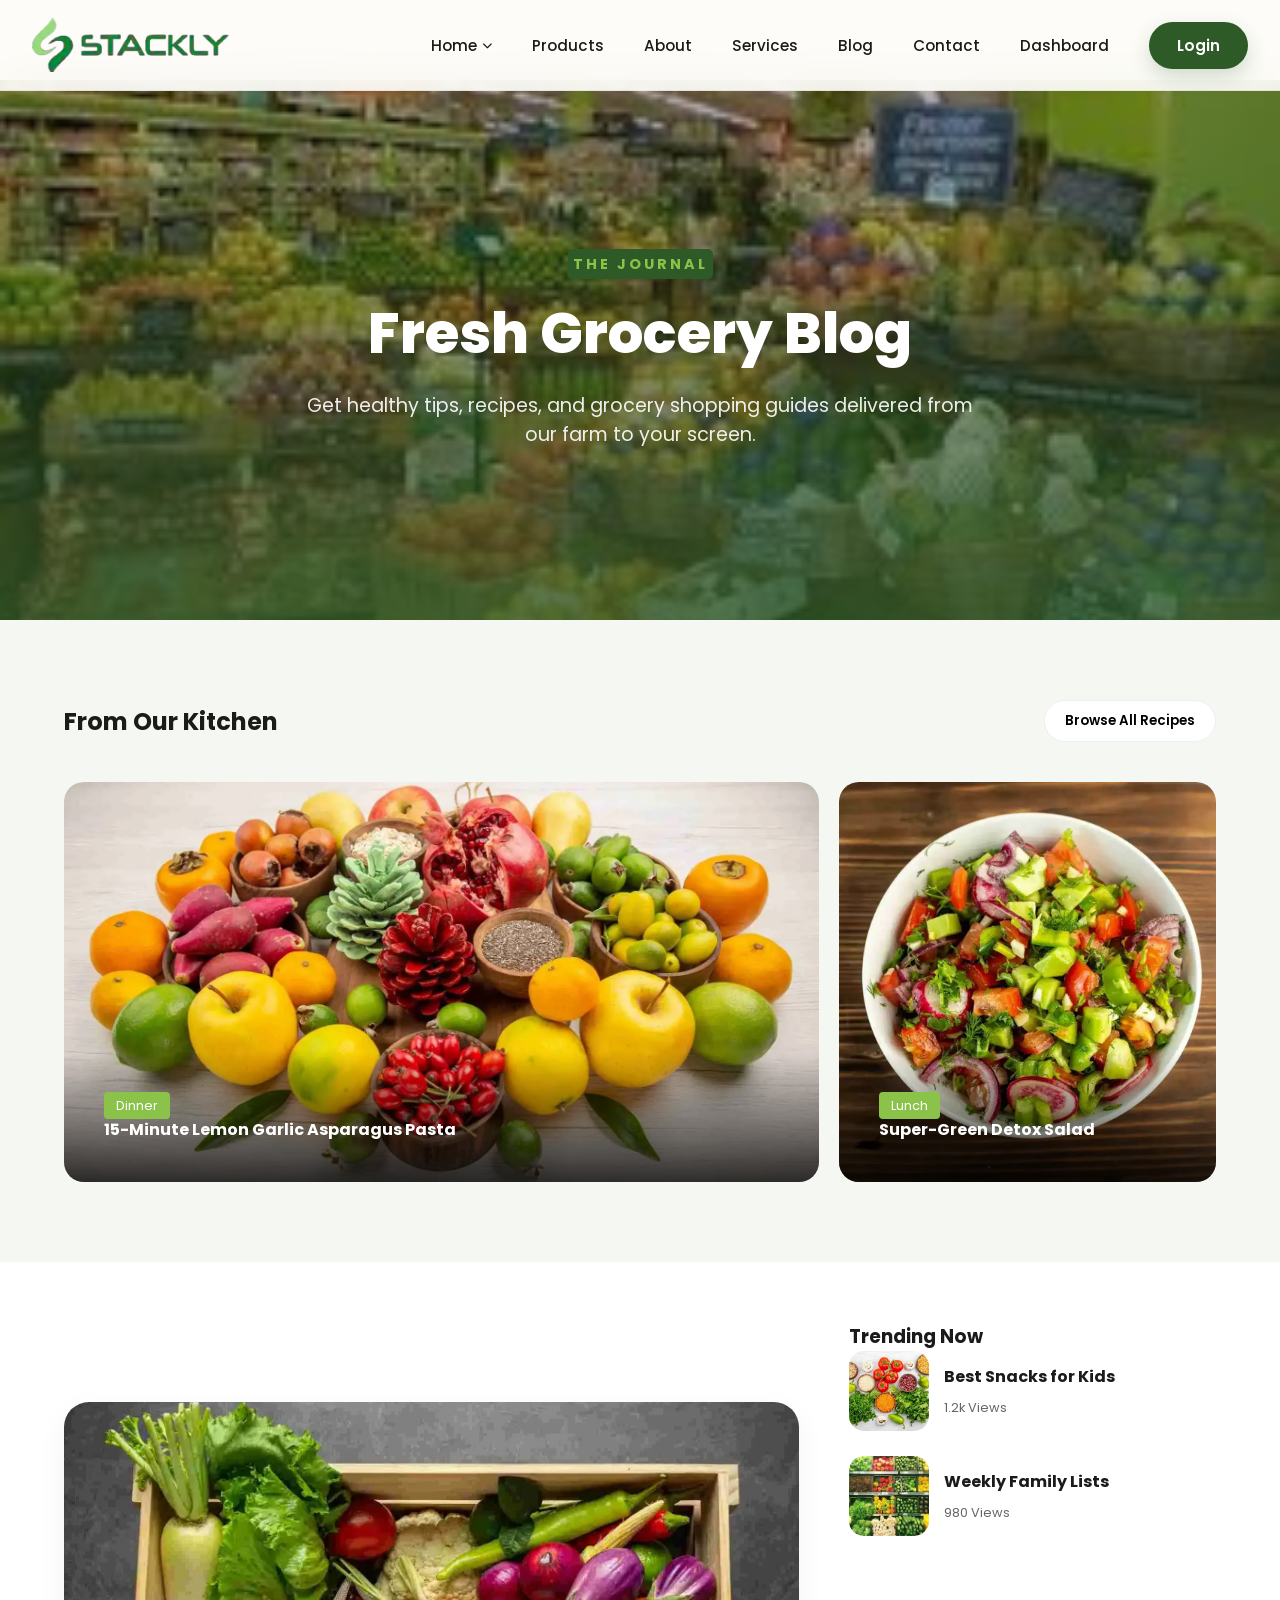
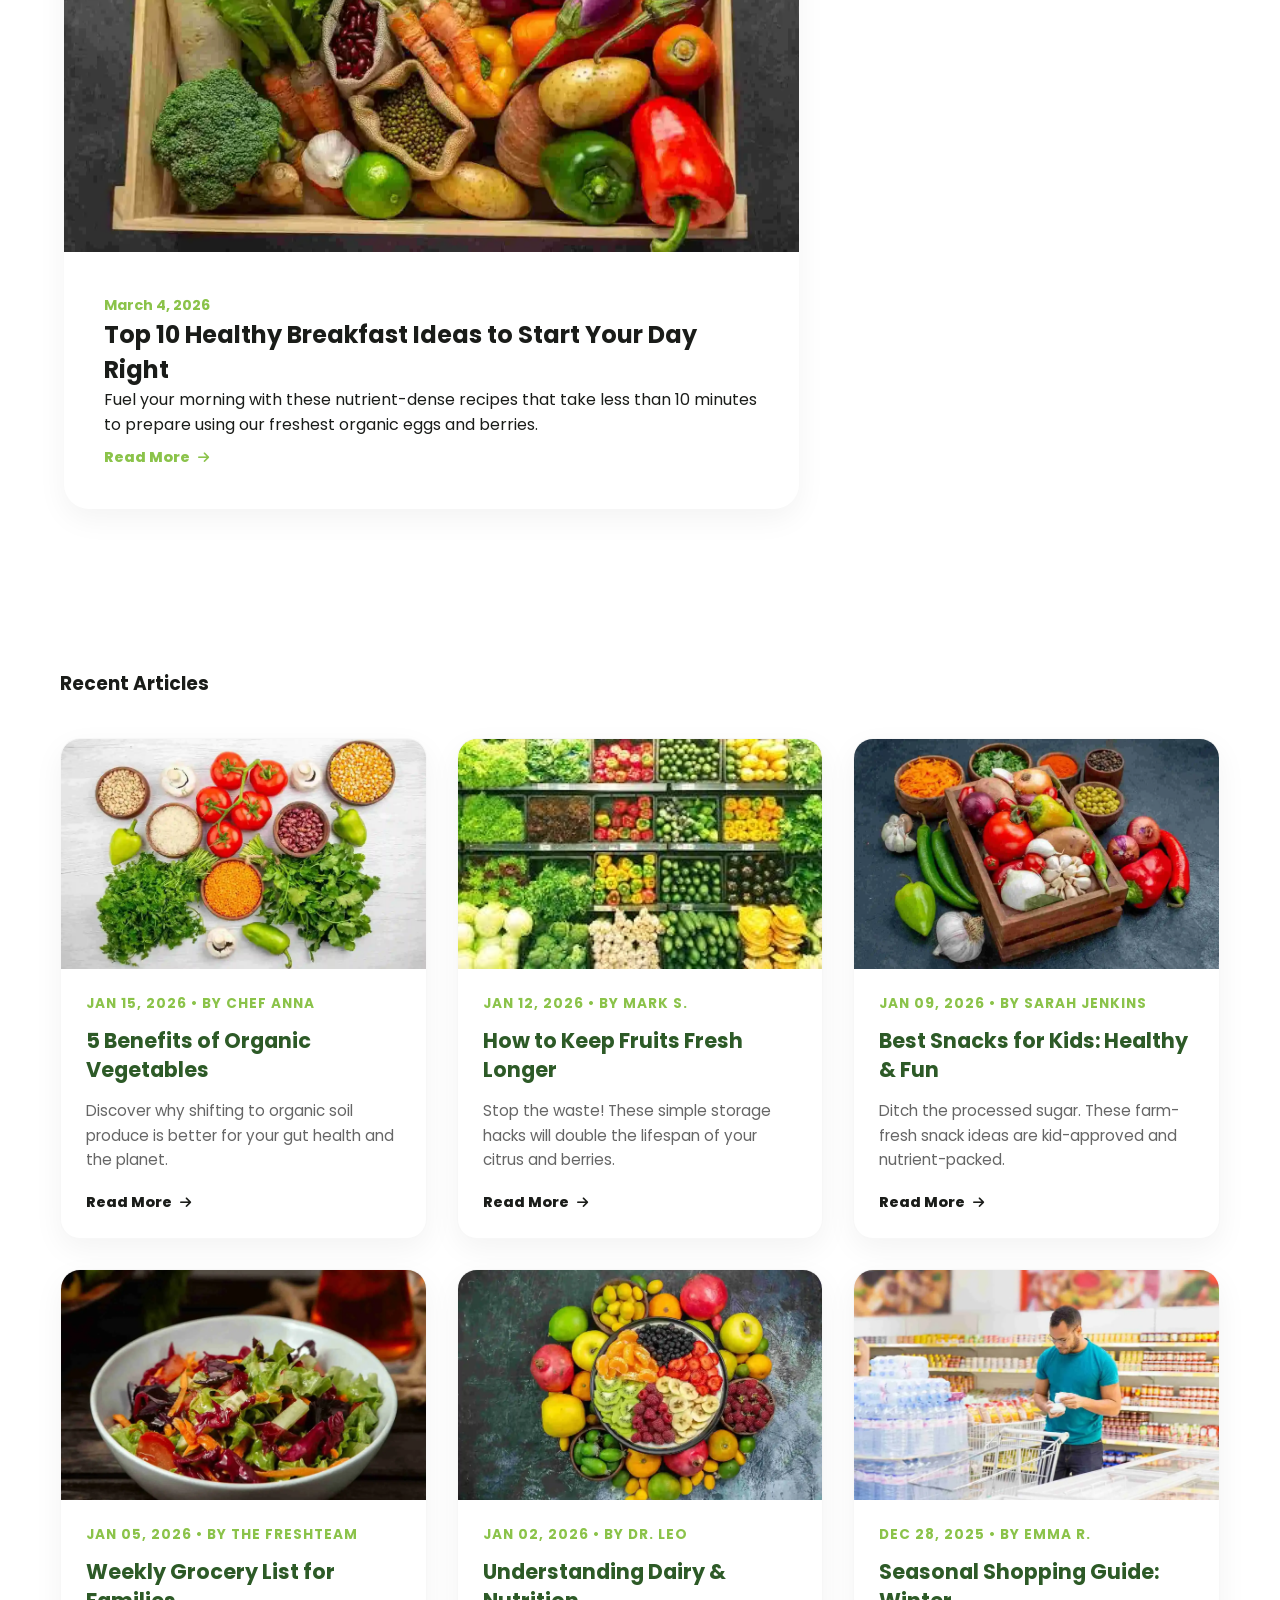
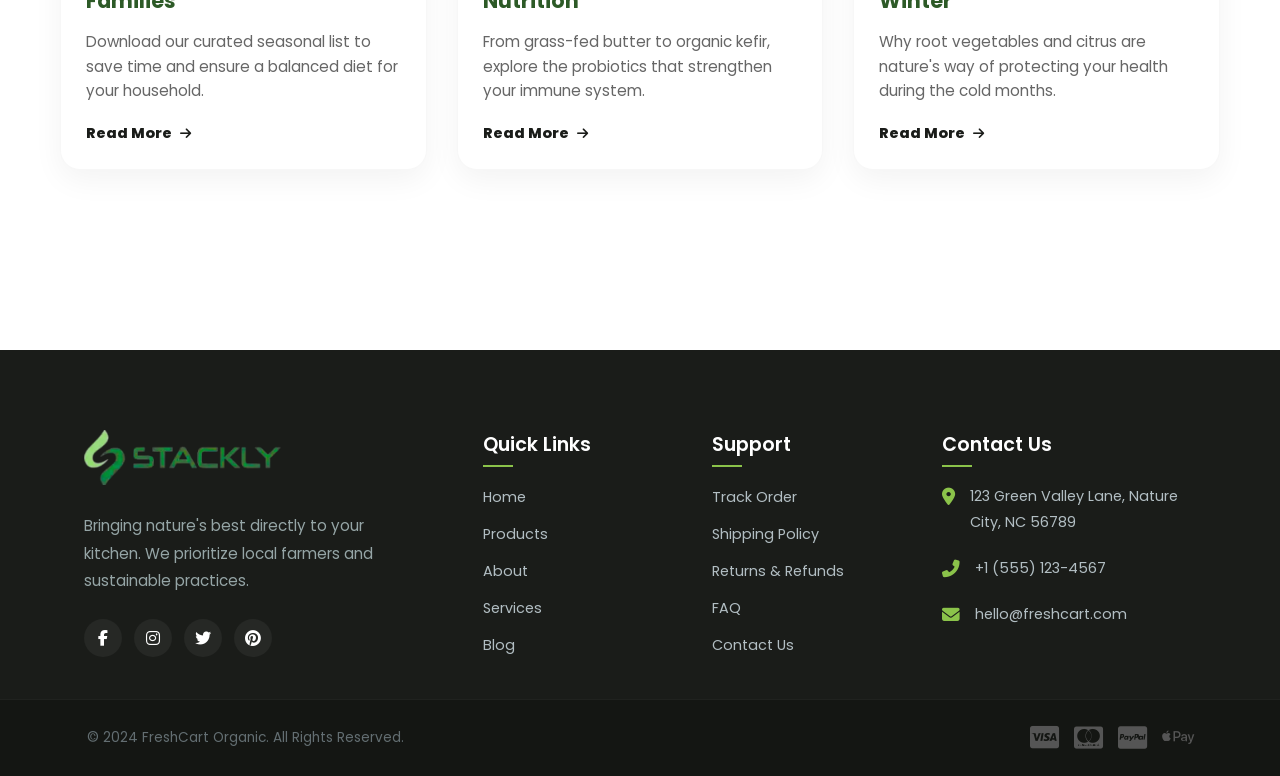
<file: blog.html>
<!DOCTYPE html>
<html lang="en">
<head>
    <meta charset="UTF-8">
    <meta name="viewport" content="width=device-width, initial-scale=1.0">
    <title>Blog - Stackly Grocery Store</title>
    <link href="https://unpkg.com/aos@2.3.1/dist/aos.css" rel="stylesheet">
    <link href="https://fonts.googleapis.com/css2?family=Poppins:wght@300;400;600;700&display=swap" rel="stylesheet">
    <link rel="stylesheet" href="https://cdnjs.cloudflare.com/ajax/libs/font-awesome/6.4.0/css/all.min.css">
    <link rel="stylesheet" href="blog.css">
</head>
<body>

   <header class="main-header">
      <nav class="navbar">
        <a href="index.html" class="logo">
          <img src="assets/logo.webp" alt="Stackly Logo" />
        </a>

        <ul class="nav-menu" id="nav-menu">
          <li class="nav-item dropdown">
            <a href="#" class="nav-link" id="current-home">
              Home
              <i
                class="fas fa-chevron-down"
                style="font-size: 10px; margin-left: 5px"
              ></i>
            </a>
            <ul class="dropdown-menu" id="home-dropdown">
              <li><a href="index.html">Home 1</a></li>
              <li><a href="home2.html">Home 2</a></li>
            </ul>
          </li>
          <li class="nav-item">
            <a href="products.html" class="nav-link">Products</a>
          </li>

          <li class="nav-item">
            <a href="about.html" class="nav-link">About</a>
          </li>
          <li class="nav-item">
            <a href="services.html" class="nav-link">Services</a>
          </li>
          <li class="nav-item">
            <a href="blog.html" class="nav-link">Blog</a>
          </li>
          <li class="nav-item">
            <a href="contact.html" class="nav-link">Contact</a>
          </li>
          <li class="nav-item">
            <a href="dashboard.html" class="nav-link">Dashboard</a>
          </li>
          <li class="nav-item">
            <a href="login.html" class="nav-link btn-login">Login</a>
          </li>
        </ul>

        <div class="hamburger" id="hamburger">
          <span class="bar"></span>
          <span class="bar"></span>
          <span class="bar"></span>
        </div>
      </nav>
    </header>

    <section class="hero-section" data-aos="fade-in">
        <div class="hero-overlay"></div>
        <div class="container hero-content">
            <div data-aos="fade-up" data-aos-delay="300">
                <span class="editorial-label">The Journal</span>
                <h1>Fresh Grocery Blog</h1>
                <p>Get healthy tips, recipes, and grocery shopping guides delivered from our farm to your screen.</p>
            </div>
        </div>
    </section>
    

<section class="section-padding bg-gray">
    <div class="container">
        <div class="header-flex">
            <h2 class="section-title" data-aos="fade-right">From Our Kitchen</h2>
            <button class="cat-chip" data-aos="fade-left">Browse All Recipes</button>
        </div>
        <div class="recipe-visual-grid">
            <div class="recipe-box large" data-aos="fade-up">
                <img src="assets/blog1.webp" alt="">
                <div class="recipe-overlay">
                    <span class="tag">Dinner</span>
                    <h4>15-Minute Lemon Garlic Asparagus Pasta</h4>
                </div>
            </div>
            <div class="recipe-box" data-aos="fade-up" data-aos-delay="200">
                <img src="assets/blog2.webp" alt="Salad">
                <div class="recipe-overlay">
                    <span class="tag">Lunch</span>
                    <h4>Super-Green Detox Salad</h4>
                </div>
            </div>
        </div>
    </div>
</section>

    <div class="container main-layout">
        <div class="content-column">
            
            <section class="featured-section section-padding">
                <div class="featured-card" data-aos="zoom-in" data-aos-duration="1000">
                    <div class="img-reveal">
                        <img src="assets/blog3.webp" alt="Featured">
                    </div>
                    <div class="featured-content">
                        <span class="date">March 4, 2026</span>
                        <h2>Top 10 Healthy Breakfast Ideas to Start Your Day Right</h2>
                        <p>Fuel your morning with these nutrient-dense recipes that take less than 10 minutes to prepare using our freshest organic eggs and berries.</p>
                         <a href="errorPage.html" class="read-link">Read More</a>
                    </div>
                </div>
            </section>

           
        </div>

         

        <aside class="sidebar">
            <div class="sidebar-sticky" data-aos="fade-left" data-aos-delay="400">
                <h3 class="section-title">Trending Now</h3>
                <div class="trending-list">
                    <div class="trending-item">
                        <img src="assets/blog4.webp" alt="T1">
                        <div>
                            <h5>Best Snacks for Kids</h5>
                            <span>1.2k Views</span>
                        </div>
                    </div>
                    <div class="trending-item">
                        <img src="assets/blog5.webp" alt="T2">
                        <div>
                            <h5>Weekly Family Lists</h5>
                            <span>980 Views</span>
                        </div>
                    </div>
                </div>
            </div>
        </aside>
    </div>

    <section class="recent-section">
    <h3 class="section-title" data-aos="fade-right">Recent Articles</h3>
    <div class="blog-grid">
        <article class="blog-card" data-aos="fade-up" data-aos-delay="100">
            <div class="card-img"><img src="assets/blog4.webp" alt="Organic Veg"></div>
            <div class="card-body">
                <span class="date">Jan 15, 2026 • By Chef Anna</span>
                <h4>5 Benefits of Organic Vegetables</h4>
                <p>Discover why shifting to organic soil produce is better for your gut health and the planet.</p>
                <a href="errorPage.html" class="read-link">Read More</a>
            </div>
        </article>

        <article class="blog-card" data-aos="fade-up" data-aos-delay="200">
            <div class="card-img"><img src="assets/blog5.webp" alt="Fruits"></div>
            <div class="card-body">
                <span class="date">Jan 12, 2026 • By Mark S.</span>
                <h4>How to Keep Fruits Fresh Longer</h4>
                <p>Stop the waste! These simple storage hacks will double the lifespan of your citrus and berries.</p>
                <a href="errorPage.html" class="read-link">Read More</a>
            </div>
        </article>

        <article class="blog-card" data-aos="fade-up" data-aos-delay="100">
            <div class="card-img"><img src="assets/blog6.webp" alt="Snacks"></div>
            <div class="card-body">
                <span class="date">Jan 09, 2026 • By Sarah Jenkins</span>
                <h4>Best Snacks for Kids: Healthy & Fun</h4>
                <p>Ditch the processed sugar. These farm-fresh snack ideas are kid-approved and nutrient-packed.</p>
                <a href="errorPage.html" class="read-link">Read More</a>
            </div>
        </article>

        <article class="blog-card" data-aos="fade-up" data-aos-delay="200">
            <div class="card-img"><img src="assets/blog7.webp" alt="Grocery List"></div>
            <div class="card-body">
                <span class="date">Jan 05, 2026 • By The FreshTeam</span>
                <h4>Weekly Grocery List for Families</h4>
                <p>Download our curated seasonal list to save time and ensure a balanced diet for your household.</p>
                <a href="errorPage.html" class="read-link">Read More</a>
            </div>
        </article>

        <article class="blog-card" data-aos="fade-up" data-aos-delay="100">
            <div class="card-img"><img src="assets/blog9.webp" alt="Dairy"></div>
            <div class="card-body">
                <span class="date">Jan 02, 2026 • By Dr. Leo</span>
                <h4>Understanding Dairy & Nutrition</h4>
                <p>From grass-fed butter to organic kefir, explore the probiotics that strengthen your immune system.</p>
                <a href="errorPage.html" class="read-link">Read More</a>
            </div>
        </article>

        <article class="blog-card" data-aos="fade-up" data-aos-delay="200">
            <div class="card-img"><img src="assets/blog8.webp" alt="Shopping Guides"></div>
            <div class="card-body">
                <span class="date">Dec 28, 2025 • By Emma R.</span>
                <h4>Seasonal Shopping Guide: Winter</h4>
                <p>Why root vegetables and citrus are nature's way of protecting your health during the cold months.</p>
                <a href="errorPage.html" class="read-link">Read More</a>
            </div>
        </article>
    </div>
</section>

<footer class="main-footer">
    <div class="container footer-grid">
        <div class="footer-col">
    <a href="index.html" class="footer-logo">
        <img src="assets/logo.webp" alt="FreshCart Logo">
    </a>
    <p class="footer-desc">Bringing nature's best directly to your kitchen. We prioritize local farmers and sustainable practices.</p>
    <div class="social-links">
        <a href="errorPage.html"><i class="fab fa-facebook-f"></i></a>
        <a href="errorPage.html"><i class="fab fa-instagram"></i></a>
        <a href="errorPage.html"><i class="fab fa-twitter"></i></a>
        <a href="errorPage.html"><i class="fab fa-pinterest"></i></a>
    </div>
</div>

        <div class="footer-col">
            <h3>Quick Links</h3>
            <ul>
                <li><a href="index.html">Home</a></li>
                <li><a href="products.html">Products</a></li>
                <li><a href="about.html">About</a></li>
                <li><a href="services.html">Services</a></li>
                <li><a href="blog.html">Blog</a></li>
               
            </ul>
        </div>

        <div class="footer-col">
            <h3>Support</h3>
            <ul>
                <li><a href="errorPage.html">Track Order</a></li>
                <li><a href="errorPage.html">Shipping Policy</a></li>
                <li><a href="errorPage.html">Returns & Refunds</a></li>
                <li><a href="errorPage.html">FAQ</a></li>
                <li><a href="contact.html">Contact Us</a></li>
            </ul>
        </div>

        <div class="footer-col">
            <h3>Contact Us</h3>
            <div class="contact-item">
                <i class="fas fa-map-marker-alt"></i>
                <p>123 Green Valley Lane, Nature City, NC 56789</p>
            </div>
            <div class="contact-item">
                <i class="fas fa-phone-alt"></i>
                <p>+1 (555) 123-4567</p>
            </div>
            <div class="contact-item">
                <i class="fas fa-envelope"></i>
                <p>hello@freshcart.com</p>
            </div>
        </div>
    </div>

    <div class="footer-bottom">
        <div class="container bottom-flex">
            <p>&copy; 2024 FreshCart Organic. All Rights Reserved.</p>
            <div class="payment-methods">
                <i class="fab fa-cc-visa"></i>
                <i class="fab fa-cc-mastercard"></i>
                <i class="fab fa-cc-paypal"></i>
                <i class="fab fa-apple-pay"></i>
            </div>
        </div>
    </div>
</footer>

    <script src="https://unpkg.com/aos@2.3.1/dist/aos.js"></script>
    <script>
        AOS.init({
            duration: 800,
            once: true,
            easing: 'ease-out-quad'
        });
              
      const hamburger = document.getElementById('hamburger');
const navMenu = document.getElementById('nav-menu');

// Toggle Hamburger
hamburger.addEventListener('click', () => {
    navMenu.classList.toggle('active');
    hamburger.classList.toggle('toggle');
});

// Handle Mobile Dropdown Click
const homeItem = document.querySelector('.nav-item.dropdown');
homeItem.addEventListener('click', function(e) {
    if (window.innerWidth <= 992) {
        // Only toggle sub-menu on mobile
        this.classList.toggle('active');
        // Prevent immediate navigation if the 'Home' link itself is clicked
        if(e.target.id === 'current-home') {
            e.preventDefault();
        }
    }
});

// Close menu on link click (if it's not a dropdown toggle)
document.querySelectorAll('.nav-link').forEach(link => {
    link.addEventListener('click', (e) => {
        if (!link.parentElement.classList.contains('dropdown')) {
            navMenu.classList.remove('active');
            hamburger.classList.remove('toggle');
        }
    });
});  // Change this variable to 'home1' or 'home2' depending on which page this is.

  document.querySelectorAll('.faq-question').forEach(item => {
    item.addEventListener('click', () => {
        const parent = item.parentElement;
        
        // Close other open items (Optional)
        document.querySelectorAll('.faq-item').forEach(child => {
            if (child !== parent) {
                child.classList.remove('active');
            }
        });

        // Toggle current item
        parent.classList.toggle('active');
    });
});
       
       
    </script>
</body>
</html>
</file>
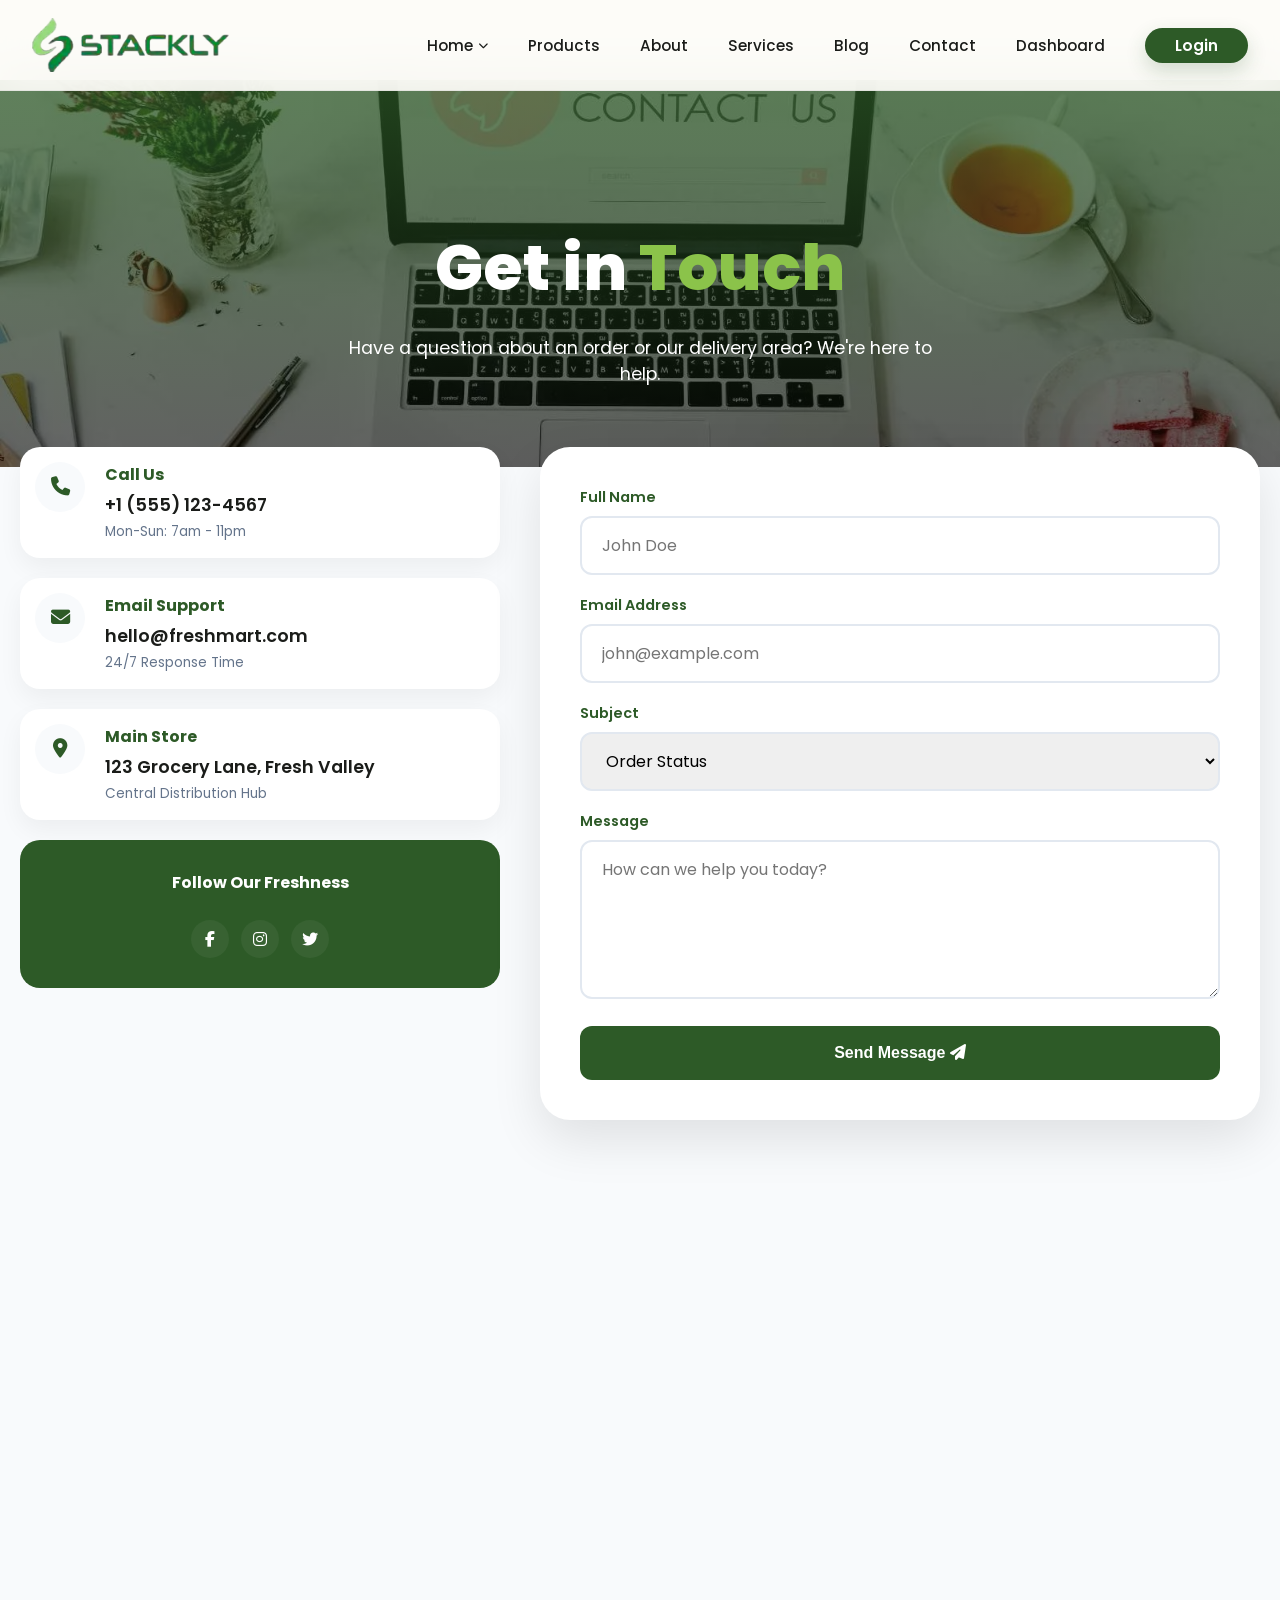
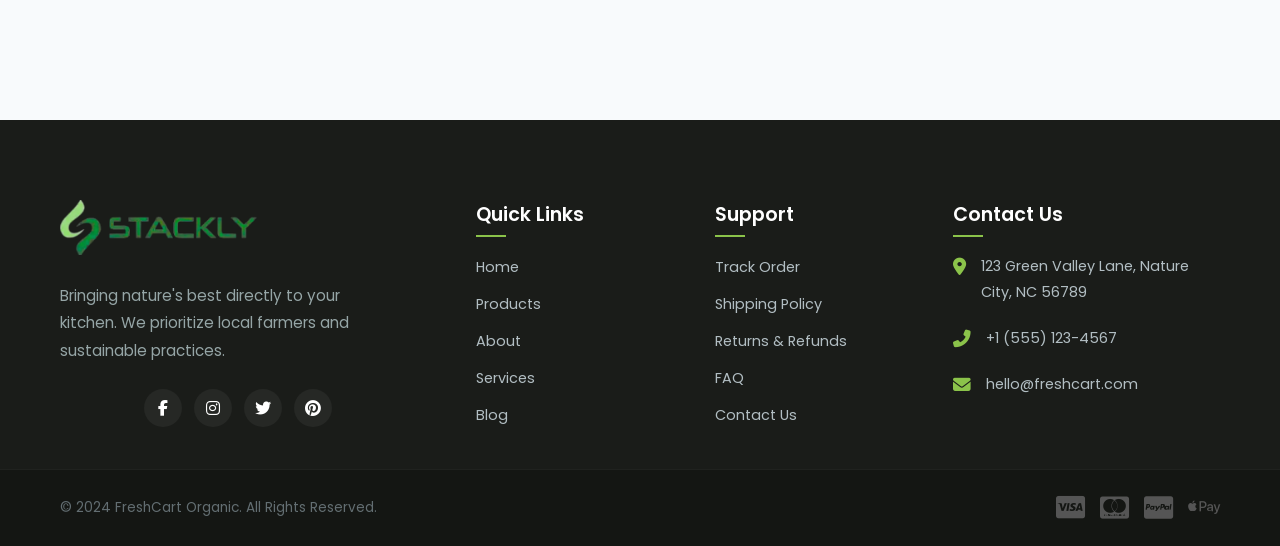
<file: contact.html>
<!DOCTYPE html>
<html lang="en">
<head>
    <meta charset="UTF-8">
    <meta name="viewport" content="width=device-width, initial-scale=1.0">
    <title>Contact Us - Stackly Grocery Store</title>
     <link href="https://fonts.googleapis.com/css2?family=Poppins:wght@300;400;600;700&display=swap" rel="stylesheet">
    <link rel="stylesheet" href="https://cdnjs.cloudflare.com/ajax/libs/font-awesome/6.4.0/css/all.min.css">
    <link rel="stylesheet" href="contact.css">
</head>
<body>

       <header class="main-header">
      <nav class="navbar">
        <a href="index.html" class="logo">
          <img src="assets/logo.webp" alt="Stackly Logo" />
        </a>

        <ul class="nav-menu" id="nav-menu">
          <li class="nav-item dropdown">
            <a href="#" class="nav-link" id="current-home">
              Home
              <i
                class="fas fa-chevron-down"
                style="font-size: 10px; margin-left: 5px"
              ></i>
            </a>
            <ul class="dropdown-menu" id="home-dropdown">
              <li><a href="index.html">Home 1</a></li>
              <li><a href="home2.html">Home 2</a></li>
            </ul>
          </li>
          <li class="nav-item">
            <a href="products.html" class="nav-link">Products</a>
          </li>

          <li class="nav-item">
            <a href="about.html" class="nav-link">About</a>
          </li>
          <li class="nav-item">
            <a href="services.html" class="nav-link">Services</a>
          </li>
          <li class="nav-item">
            <a href="blog.html" class="nav-link">Blog</a>
          </li>
          <li class="nav-item">
            <a href="contact.html" class="nav-link">Contact</a>
          </li>
          <li class="nav-item">
            <a href="dashboard.html" class="nav-link">Dashboard</a>
          </li>
          <li class="nav-item">
            <a href="login.html" class="nav-link btn-login">Login</a>
          </li>
        </ul>

        <div class="hamburger" id="hamburger">
          <span class="bar"></span>
          <span class="bar"></span>
          <span class="bar"></span>
        </div>
      </nav>
    </header>
      

    <section class="contact-hero">
        <div class="container">
            <h1 class="reveal-up">Get in <span>Touch</span></h1>
            <p class="reveal-up delay-1">Have a question about an order or our delivery area? We're here to help.</p>
        </div>
    </section>

    <section class="contact-wrapper ">
       
         <div class="contact-grid">
            
            <div class="contact-info reveal-left">
                <div class="info-card">
                    <div class="icon-circle"><i class="fas fa-phone"></i></div>
                    <div>
                        <h4>Call Us</h4>
                        <p>+1 (555) 123-4567</p>
                        <span>Mon-Sun: 7am - 11pm</span>
                    </div>
                </div>

                <div class="info-card">
                    <div class="icon-circle"><i class="fas fa-envelope"></i></div>
                    <div>
                        <h4>Email Support</h4>
                        <p>hello@freshmart.com</p>
                        <span>24/7 Response Time</span>
                    </div>
                </div>

                <div class="info-card">
                    <div class="icon-circle"><i class="fas fa-location-dot"></i></div>
                    <div>
                        <h4>Main Store</h4>
                        <p>123 Grocery Lane, Fresh Valley</p>
                        <span>Central Distribution Hub</span>
                    </div>
                </div>

                <div class="social-box">
                    <h4>Follow Our Freshness</h4>
                    <div class="social-links">
                        <a href="errorPage.html"><i class="fab fa-facebook-f"></i></a>
                        <a href="errorPage.html"><i class="fab fa-instagram"></i></a>
                        <a href="errorPage.html"><i class="fab fa-twitter"></i></a>
                    </div>
                </div>
            </div>

            <div class="contact-form-card reveal-right">
                <form id="groceryContactForm" novalidate>
                    <div class="form-group">
                        <label>Full Name</label>
                        <input type="text" placeholder="John Doe" required>
                    </div>
                    <div class="form-group">
                        <label>Email Address</label>
                        <input type="email" placeholder="john@example.com" required>
                    </div>
                    <div class="form-group">
                        <label>Subject</label>
                        <select>
                            <option>Order Status</option>
                            <option>Delivery Issue</option>
                            <option>Product Feedback</option>
                            <option>Business Inquiry</option>
                        </select>
                    </div>
                    <div class="form-group">
                        <label>Message</label>
                        <textarea rows="5" placeholder="How can we help you today?" required></textarea>
                    </div>
                    <a href="errorPage.html">
                    <button  class="submit-btn">
                        <span>Send Message</span>
                        <i class="fas fa-paper-plane"></i></a>
                    </button></a>
                </form>
            </div>

       
       </div>
    </section>
   <section class="map-section reveal-up">
  <div class="container">

    <div class="map-wrapper">

      <iframe
        src="https://www.google.com/maps?q=MMR+Complex,+Chinna+Thirupathi,+near+Chinna+Muniyappan+Kovil,+Salem,+Tamil+Nadu+636008&output=embed"
        loading="lazy"
        referrerpolicy="no-referrer-when-downgrade">
      </iframe>

      <div class="map-placeholder">
        <i class="fas fa-map-marked-alt"></i>
        <p>Interactive Map Loading...</p>
      </div>

    </div>

  </div>
</section>
   

  <footer class="main-footer">
    <div class="container footer-grid">
        <div class="footer-col">
    <a href="index.html" class="footer-logo">
        <img src="assets/logo.webp" alt="FreshCart Logo">
    </a>
    <p class="footer-desc">Bringing nature's best directly to your kitchen. We prioritize local farmers and sustainable practices.</p>
    <div class="social-links">
        <a href="errorPage.html"><i class="fab fa-facebook-f"></i></a>
        <a href="errorPage.html"><i class="fab fa-instagram"></i></a>
        <a href="errorPage.html"><i class="fab fa-twitter"></i></a>
        <a href="errorPage.html"><i class="fab fa-pinterest"></i></a>
    </div>
</div>

        <div class="footer-col">
            <h3>Quick Links</h3>
            <ul>
            <li><a href="index.html">Home</a></li>
                <li><a href="products.html">Products</a></li>
                <li><a href="about.html">About</a></li>
                <li><a href="services.html">Services</a></li>
                <li><a href="blog.html">Blog</a></li>
                 
            </ul>
        </div>

        <div class="footer-col">
            <h3>Support</h3>
            <ul>
                <li><a href="errorPage.html">Track Order</a></li>
                <li><a href="errorPage.html">Shipping Policy</a></li>
                <li><a href="errorPage.html">Returns & Refunds</a></li>
                <li><a href="errorPage.html">FAQ</a></li>
                <li><a href="contact.html">Contact Us</a></li>
            </ul>
        </div>

        <div class="footer-col">
            <h3>Contact Us</h3>
            <div class="contact-item">
                <i class="fas fa-map-marker-alt"></i>
                <p>123 Green Valley Lane, Nature City, NC 56789</p>
            </div>
            <div class="contact-item">
                <i class="fas fa-phone-alt"></i>
                <p>+1 (555) 123-4567</p>
            </div>
            <div class="contact-item">
                <i class="fas fa-envelope"></i>
                <p>hello@freshcart.com</p>
            </div>
        </div>
    </div>

    <div class="footer-bottom">
        <div class="container bottom-flex">
            <p>&copy; 2024 FreshCart Organic. All Rights Reserved.</p>
            <div class="payment-methods">
                <i class="fab fa-cc-visa"></i>
                <i class="fab fa-cc-mastercard"></i>
                <i class="fab fa-cc-paypal"></i>
                <i class="fab fa-apple-pay"></i>
            </div>
        </div>
    </div>
</footer>
   
   <script>
                 
      const hamburger = document.getElementById('hamburger');
const navMenu = document.getElementById('nav-menu');

// Toggle Hamburger
hamburger.addEventListener('click', () => {
    navMenu.classList.toggle('active');
    hamburger.classList.toggle('toggle');
});

// Handle Mobile Dropdown Click
const homeItem = document.querySelector('.nav-item.dropdown');
homeItem.addEventListener('click', function(e) {
    if (window.innerWidth <= 992) {
        // Only toggle sub-menu on mobile
        this.classList.toggle('active');
        // Prevent immediate navigation if the 'Home' link itself is clicked
        if(e.target.id === 'current-home') {
            e.preventDefault();
        }
    }
});

// Close menu on link click (if it's not a dropdown toggle)
document.querySelectorAll('.nav-link').forEach(link => {
    link.addEventListener('click', (e) => {
        if (!link.parentElement.classList.contains('dropdown')) {
            navMenu.classList.remove('active');
            hamburger.classList.remove('toggle');
        }
    });
});  // Change this variable to 'home1' or 'home2' depending on which page this is.

   // Change this variable to 'home1' or 'home2' depending on which page this is.

  document.querySelectorAll('.faq-question').forEach(item => {
    item.addEventListener('click', () => {
        const parent = item.parentElement;
        
        // Close other open items (Optional)
        document.querySelectorAll('.faq-item').forEach(child => {
            if (child !== parent) {
                child.classList.remove('active');
            }
        });

        // Toggle current item
        parent.classList.toggle('active');
    });
});
       
   const form = document.getElementById('groceryContactForm');
    
    // 1. Scroll Reveal Logic (Stay Visible)
    const revealObserver = new IntersectionObserver((entries, observer) => {
        entries.forEach(entry => {
            if (entry.isIntersecting) {
                entry.target.classList.add('active');
                observer.unobserve(entry.target);
            }
        });
    }, { threshold: 0.15 });

    document.querySelectorAll('.reveal-up, .reveal-left, .reveal-right').forEach(el => revealObserver.observe(el));

    // 2. Real-time Error Clearing (Removes error as you type)
    const allInputs = form.querySelectorAll('input, textarea, select');
    allInputs.forEach(input => {
        input.addEventListener('input', () => {
            const container = input.parentElement;
            if (container.classList.contains('error')) {
                container.classList.remove('error');
                removeErrorText(container);
            }
        });
    });

    // 3. Form Validation Logic
    form.addEventListener('submit', (e) => {
        e.preventDefault(); 
        if (validateForm()) {
            handleSuccess();
        }
    });

    function validateForm() {
        let isValid = true;
        const inputs = form.querySelectorAll('input[required], textarea[required]');

        inputs.forEach(input => {
            const container = input.parentElement;
            container.classList.remove('error');
            removeErrorText(container);

            const value = input.value.trim();

            // Check if empty
            if (!value) {
                showError(container, 'This field is required');
                isValid = false;
            } 
            
            // --- NEW: Name Section Validation (No numbers or symbols) ---
            else if (input.type === 'text' && input.placeholder === 'John Doe') {
                // Regex: Allows letters (A-Z, a-z) and spaces only
                const namePattern = /^[A-Za-z\s]+$/;
                
                if (value.length < 2) {
                    showError(container, 'Name must be at least 2 characters');
                    isValid = false;
                } else if (!namePattern.test(value)) {
                    showError(container, 'Numbers and symbols are not allowed in names');
                    isValid = false;
                }
            }

            // Email specific check
            else if (input.type === 'email' && !isValidEmail(value)) {
                showError(container, 'Please enter a valid email address');
                isValid = false;
            }
        });

        return isValid;
    }

    function showError(container, message) {
        container.classList.add('error');
        const errorDiv = document.createElement('span');
        errorDiv.className = 'error-message';
        errorDiv.innerText = message;
        container.appendChild(errorDiv);
    }

    function removeErrorText(container) {
        const existingError = container.querySelector('.error-message');
        if (existingError) existingError.remove();
    }

    function isValidEmail(email) {
        return /^[^\s@]+@[^\s@]+\.[^\s@]+$/.test(email);
    }

    function handleSuccess() {
        const btn = form.querySelector('.submit-btn');
        const originalContent = btn.innerHTML;

                 window.location.href = "errorPage.html";

      
    }
    const iframe = document.querySelector(".map-wrapper iframe");
const placeholder = document.querySelector(".map-placeholder");

iframe.onload = () => {
  placeholder.style.display = "none";
};

   </script>
</body>
</html>
</file>
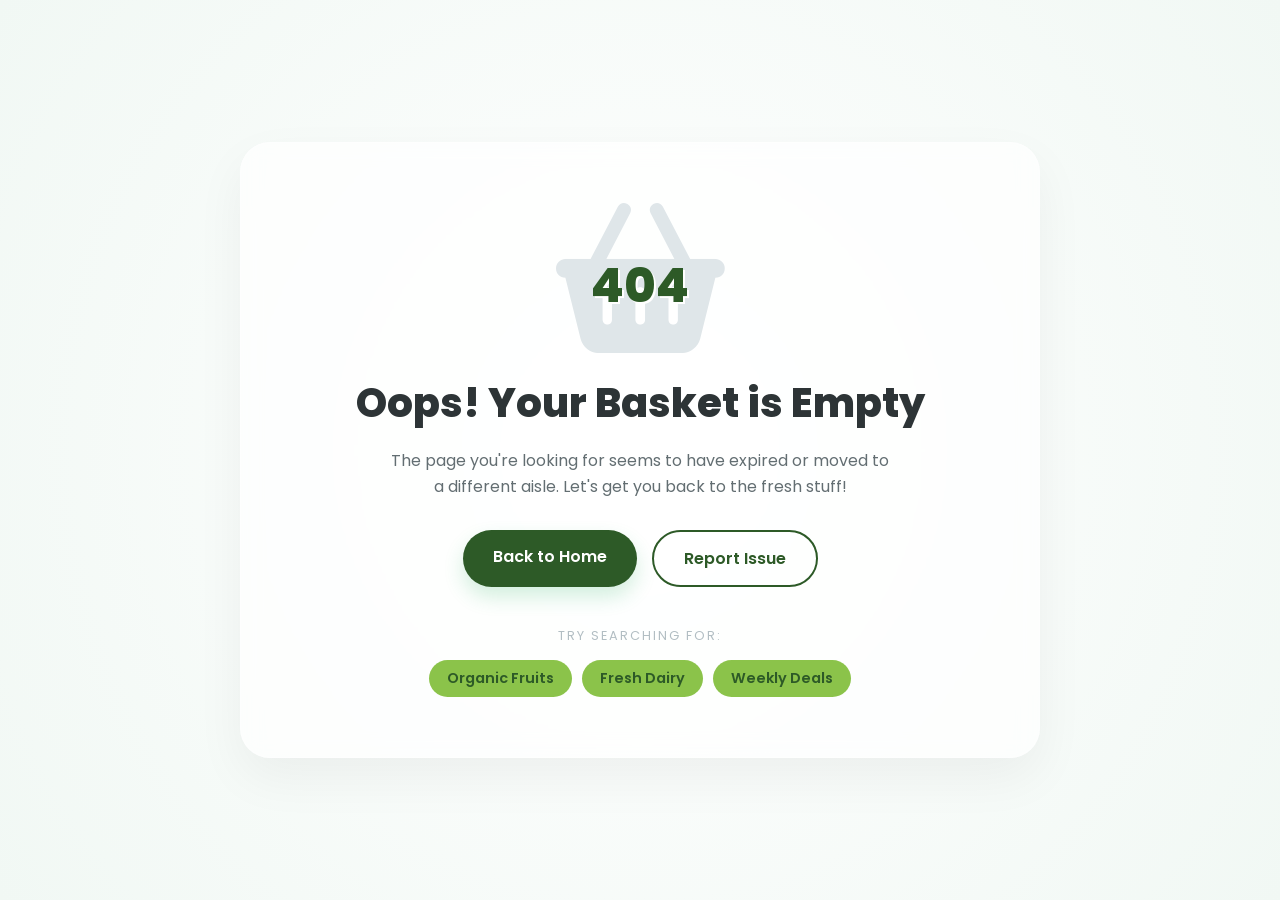
<file: errorPage.html>
<!DOCTYPE html>
<html lang="en">
<head>
    <meta charset="UTF-8">
    <meta name="viewport" content="width=device-width, initial-scale=1.0">
    <title>404 - Page Not Found | FreshStore</title>
    <link rel="stylesheet" href="errorPage.css">
    <link rel="stylesheet" href="https://cdnjs.cloudflare.com/ajax/libs/font-awesome/6.0.0/css/all.min.css">
</head>
<body>

    <section class="error-page">
        <div class="container">
            <div class="error-content">
                <div class="error-icon">
                    <i class="fas fa-shopping-basket"></i>
                    <span class="error-code">404</span>
                </div>
                <h1>Oops! Your Basket is Empty</h1>
                <p>The page you're looking for seems to have expired or moved to a different aisle. Let's get you back to the fresh stuff!</p>
                
                <div class="error-actions">
                    <a href="index.html" class="btn-primary">Back to Home</a>
                    <a href="#contact" class="btn-outline">Report Issue</a>
                </div>

                <div class="suggested-links">
                    <span>Try searching for:</span>
                    <div class="tags">
                        <a href="#">Organic Fruits</a>
                        <a href="#">Fresh Dairy</a>
                        <a href="#">Weekly Deals</a>
                    </div>
                </div>
            </div>
        </div>
    </section>

</body>
</html>
</file>
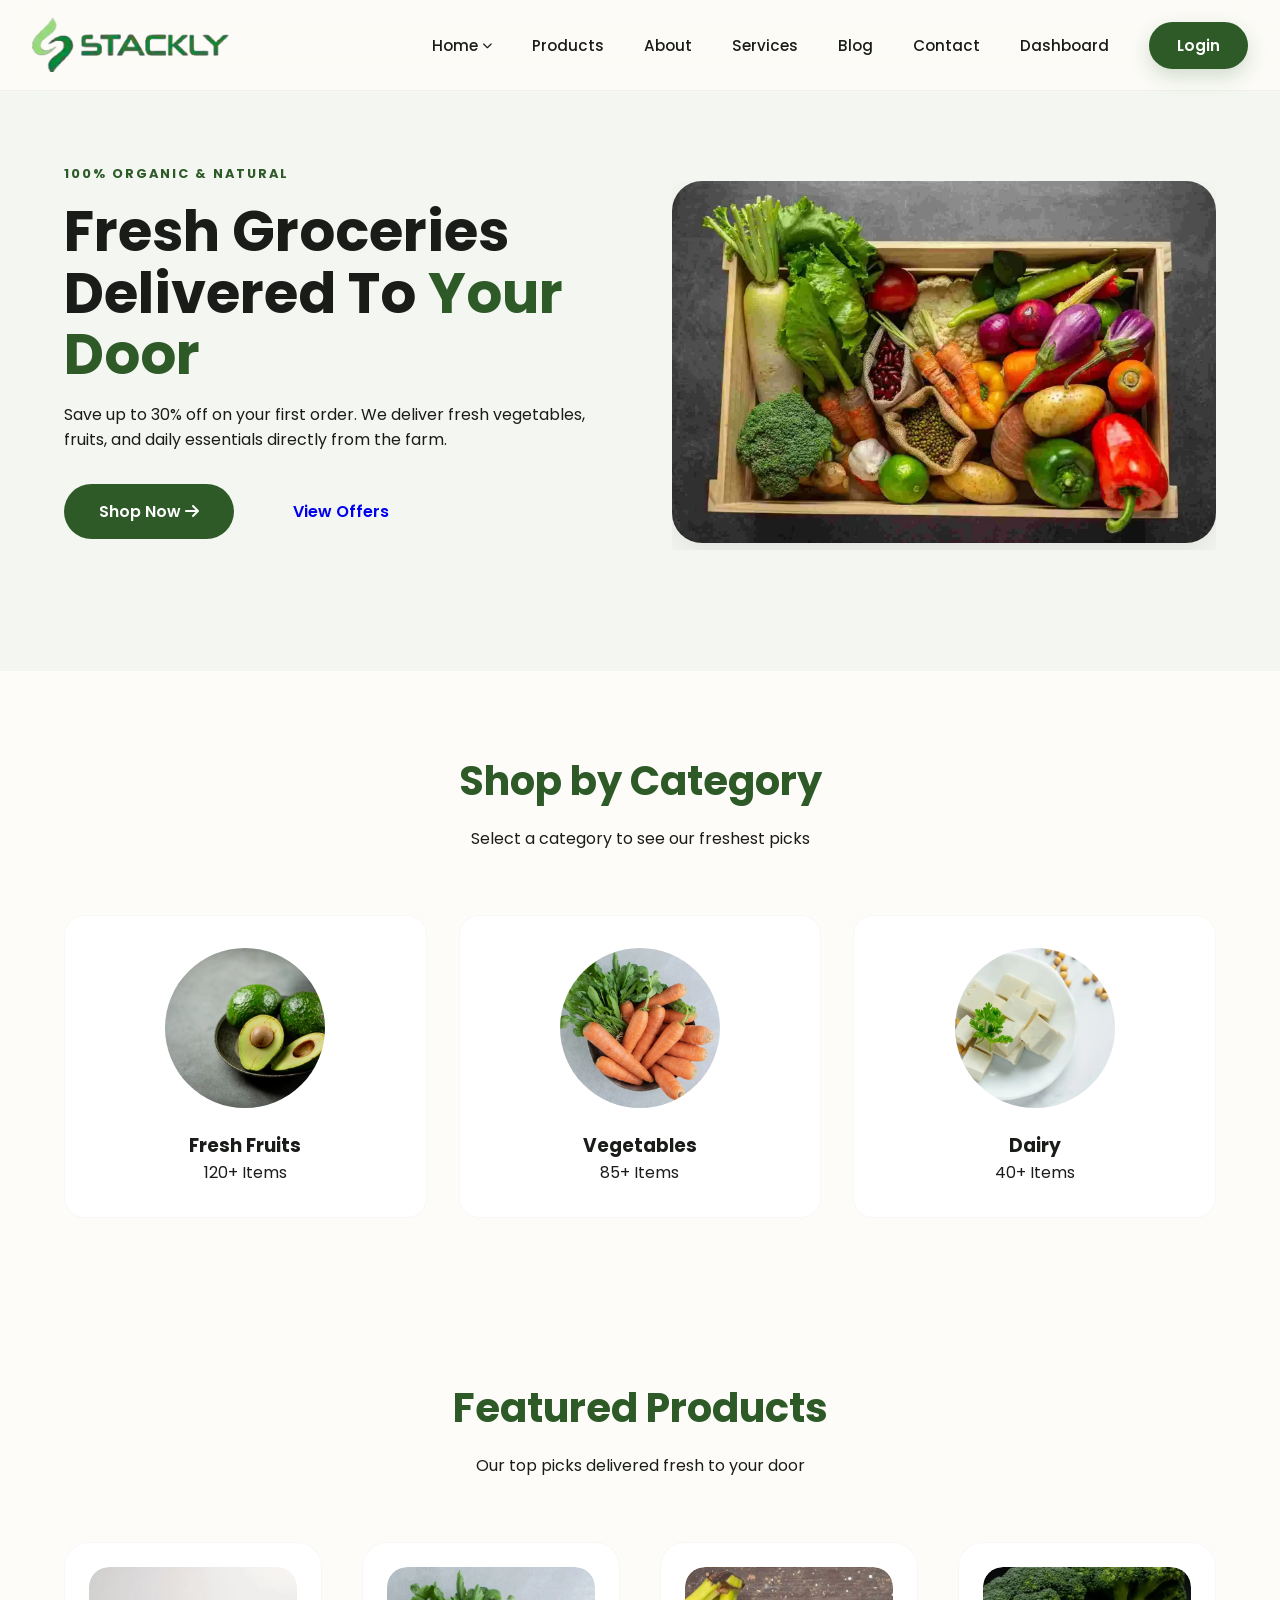
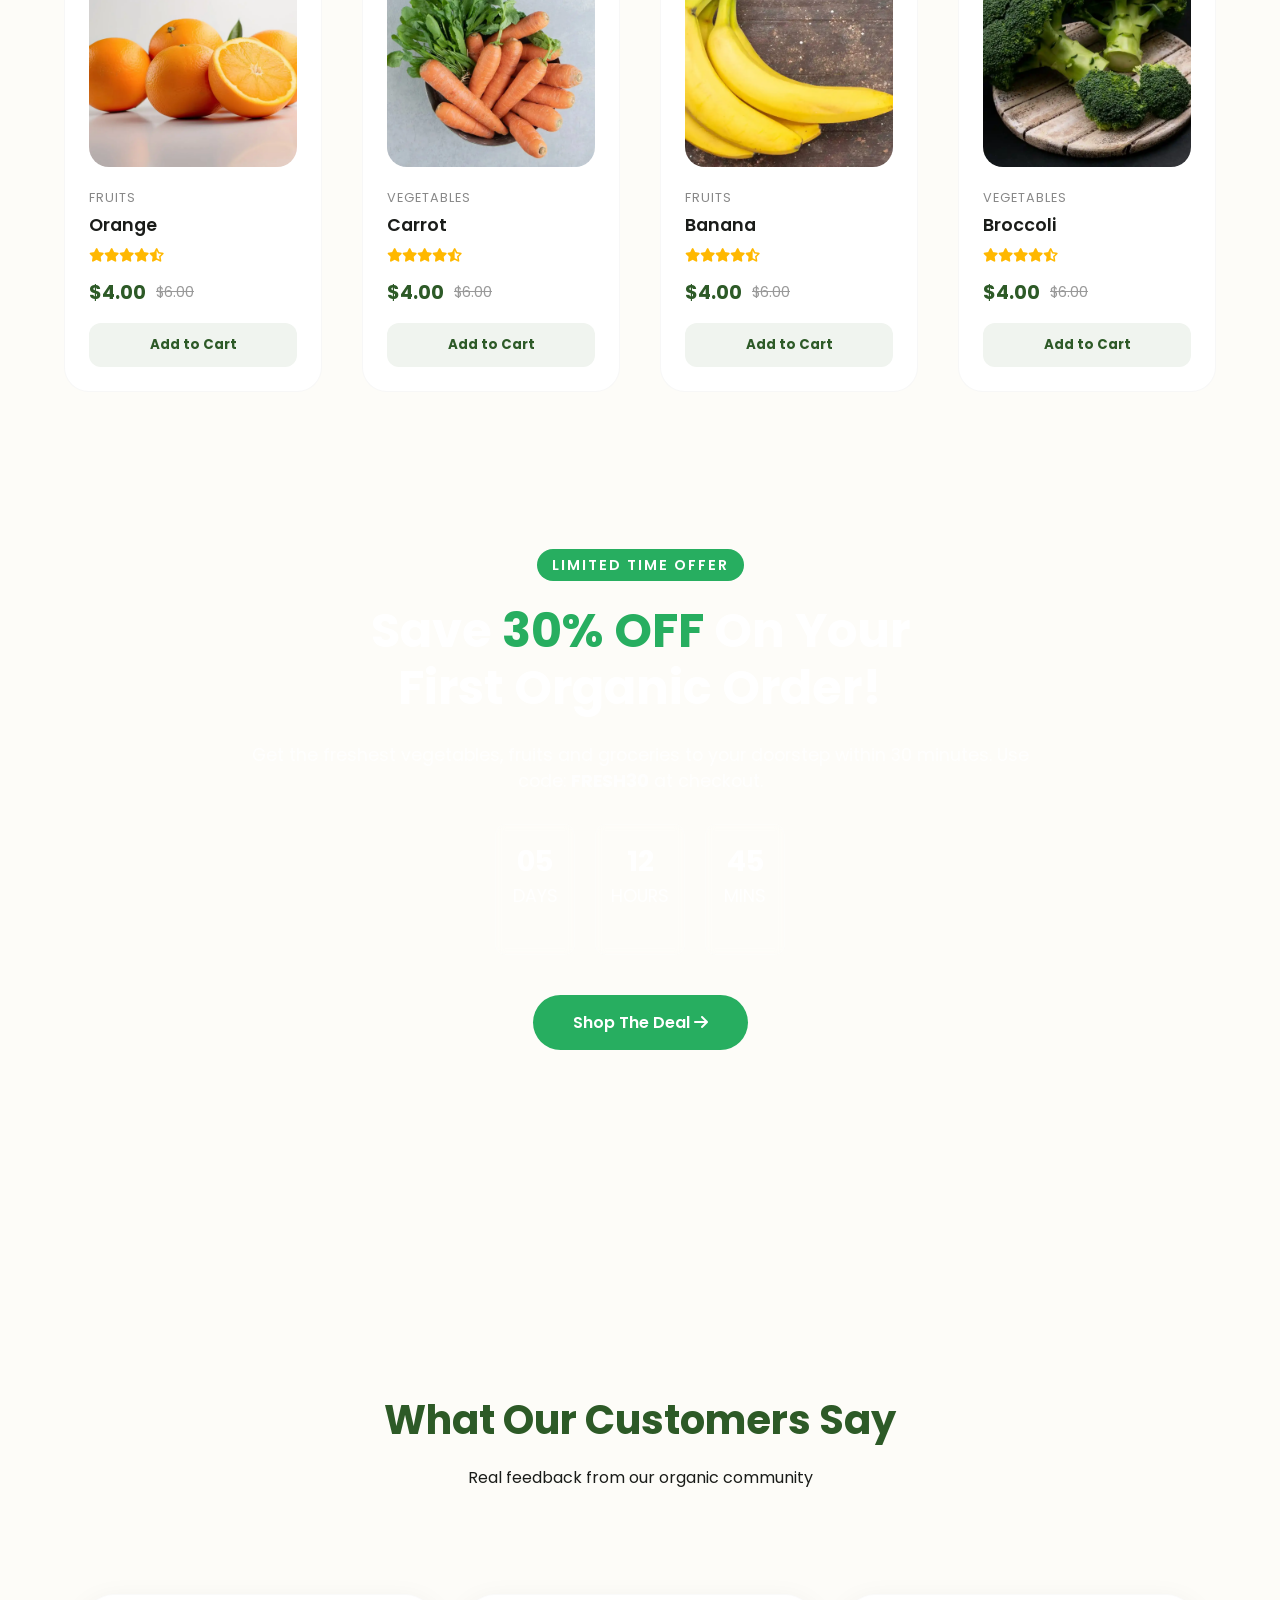
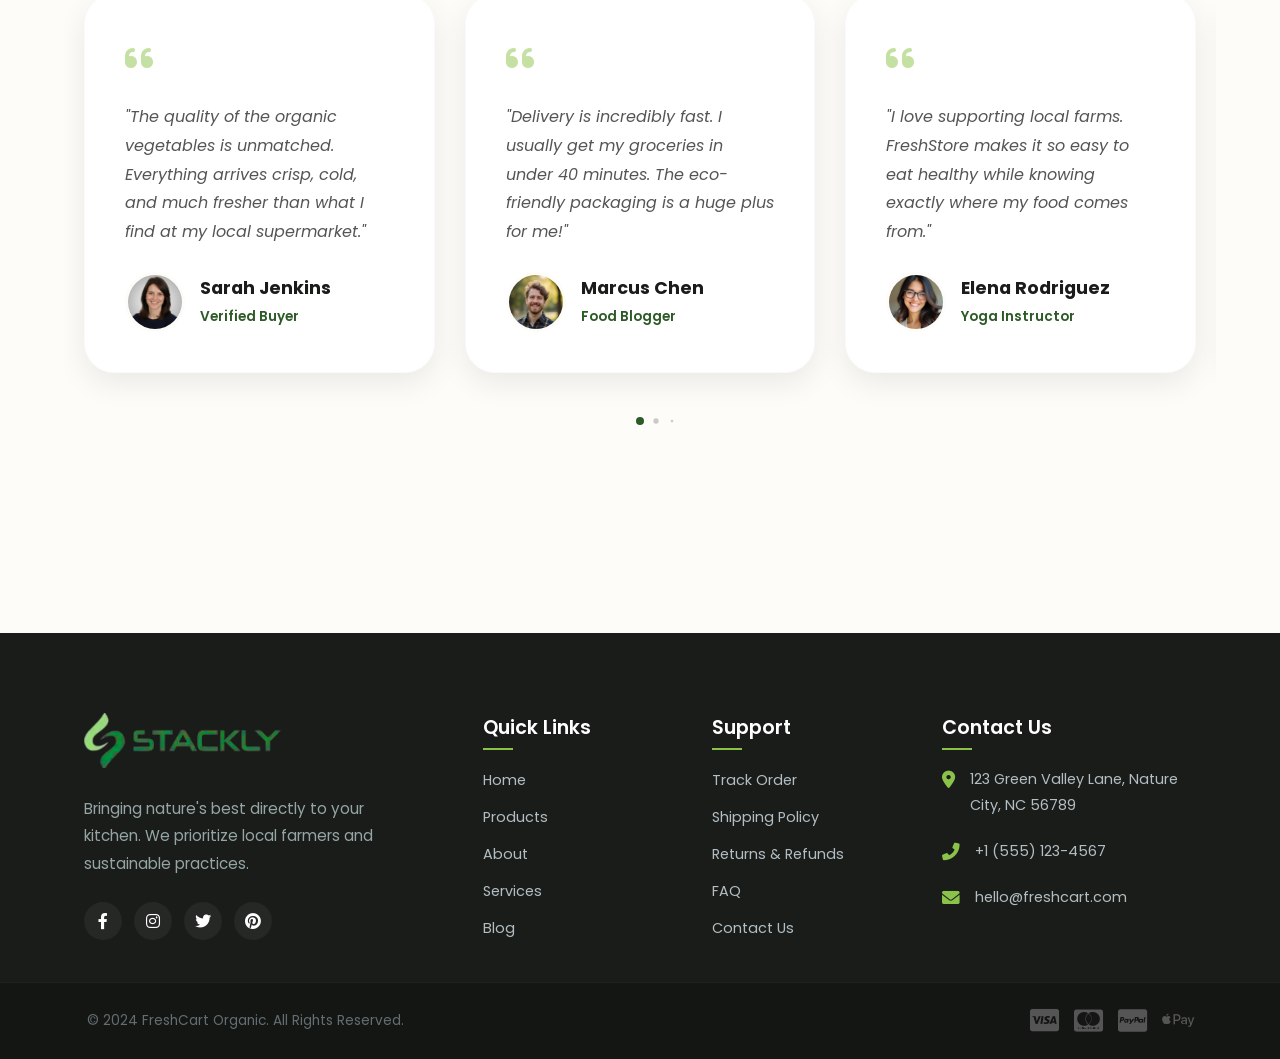
<file: home2.html>
<!doctype html>
<html lang="en">
  <head>
    <meta charset="UTF-8" />
    <meta name="viewport" content="width=device-width, initial-scale=1.0" />
    <title>Home 2-Stackly Grocery Store</title>

    <link
      href="https://fonts.googleapis.com/css2?family=Poppins:wght@300;400;600;700&display=swap"
      rel="stylesheet"
    />
    <link
      rel="stylesheet"
      href="https://cdnjs.cloudflare.com/ajax/libs/font-awesome/6.0.0/css/all.min.css"
    />
    <link href="https://unpkg.com/aos@2.3.1/dist/aos.css" rel="stylesheet" />
    <link
      rel="stylesheet"
      href="https://cdn.jsdelivr.net/npm/swiper@11/swiper-bundle.min.css"
    />
    <link rel="stylesheet" href="home2.css" />
  </head>
  <body>
    <header class="main-header">
      <nav class="navbar">
        <a href="index.html" class="logo">
          <img src="assets/logo.webp" alt="Stackly Logo" />
        </a>

        <ul class="nav-menu" id="nav-menu">
          <li class="nav-item dropdown">
            <a href="#" class="nav-link" id="current-home">
              Home
              <i
                class="fas fa-chevron-down"
                style="font-size: 10px; margin-left: 5px"
              ></i>
            </a>
            <ul class="dropdown-menu" id="home-dropdown">
              <li><a href="index.html">Home 1</a></li>
              <li><a href="home2.html">Home 2</a></li>
            </ul>
          </li>
          <li class="nav-item">
            <a href="products.html" class="nav-link">Products</a>
          </li>

          <li class="nav-item">
            <a href="about.html" class="nav-link">About</a>
          </li>
          <li class="nav-item">
            <a href="services.html" class="nav-link">Services</a>
          </li>
          <li class="nav-item">
            <a href="blog.html" class="nav-link">Blog</a>
          </li>
          <li class="nav-item">
            <a href="contact.html" class="nav-link">Contact</a>
          </li>
          <li class="nav-item">
            <a href="dashboard.html" class="nav-link">Dashboard</a>
          </li>
          <li class="nav-item">
            <a href="login.html" class="nav-link btn-login">Login</a>
          </li>
        </ul>

        <div class="hamburger" id="hamburger">
          <span class="bar"></span>
          <span class="bar"></span>
          <span class="bar"></span>
        </div>
      </nav>
    </header>

    <section class="hero">
      <div class="container hero-container">
        <div class="hero-text" data-aos="fade-right">
          <span class="hero-subtitle">100% Organic & Natural</span>
          <h1>
            Fresh Groceries <br />
            Delivered To <span>Your Door</span>
          </h1>
          <p>
            Save up to 30% off on your first order. We deliver fresh vegetables,
            fruits, and daily essentials directly from the farm.
          </p>

          <div class="hero-btns">
            <a href="errorPage.html" class="btn-primary"
              >Shop Now <i class="fas fa-arrow-right"></i
            ></a>
            <a href="errorPage.html" class="btn-outline">View Offers</a>
          </div>
        </div>

        <div class="hero-image" data-aos="fade-left">
          <img
            src="assets/blog3.webp"
            alt="Fresh Produce Basket"
          />
        </div>
      </div>
    </section>

    <section class="categories container">
      <div class="section-header" data-aos="fade-up">
        <h2 class="section-title">Shop by <span>Category</span></h2>
        <p>Select a category to see our freshest picks</p>
      </div>

      <div class="category-grid">
        <a href="products.html" class="category-card" data-aos="zoom-in">
          <div class="category-img">
            <img
              src="assets/avocado.webp"
              alt="Fruits"
            />
          </div>
          <h3>Fresh Fruits</h3>
          <span class="item-count">120+ Items</span>
        </a>
        <a
          href="products.html"
          class="category-card"
          data-aos="zoom-in"
          data-aos-delay="100"
        >
          <div class="category-img">
            <img
              src="assets/carrot.webp"
              alt="Vegetables"
            />
          </div>
          <h3>Vegetables</h3>
          <span class="item-count">85+ Items</span>
        </a>
        <a
          href="products.html"
          class="category-card"
          data-aos="zoom-in"
          data-aos-delay="200"
        >
          <div class="category-img">
            <img
              src="assets/tofu.webp"
              alt="Dairy"
            />
          </div>
          <h3>Dairy </h3>
          <span class="item-count">40+ Items</span>
        </a>
        
      </div>
    </section>

    <section class="products container">
      <div class="section-header">
        <h2 class="section-title">Featured <span>Products</span></h2>
        <p>Our top picks delivered fresh to your door</p>
      </div>

      <div class="product-grid">
          <div class="product-card" data-name="Orange" data-price="4.00" data-category="Vegetables">
                <div class="product-img">
                    <img src="assets/orange.webp" alt="Orange">
                </div>
                <div class="product-info">
                    <span class="category-tag">fruits</span>
                    <h3>Orange</h3>
                    <div class="rating"><i class="fas fa-star"></i><i class="fas fa-star"></i><i class="fas fa-star"></i><i class="fas fa-star"></i><i class="fas fa-star-half-alt"></i></div>
                    <div class="product-price">
                        <span class="price">$4.00</span>
                        <span class="old-price">$6.00</span>
                    </div>
                    <button class="cart-btn">Add to Cart</button>
                </div>
            </div>
            <div class="product-card" data-name="Carrot" data-price="4.00" data-category="Vegetables">
                <div class="product-img">
                    <img src="assets/carrot.webp" alt="Carrot">
                </div>
                <div class="product-info">
                    <span class="category-tag">Vegetables</span>
                    <h3>Carrot</h3>
                    <div class="rating"><i class="fas fa-star"></i><i class="fas fa-star"></i><i class="fas fa-star"></i><i class="fas fa-star"></i><i class="fas fa-star-half-alt"></i></div>
                    <div class="product-price">
                        <span class="price">$4.00</span>
                        <span class="old-price">$6.00</span>
                    </div>
                    <button class="cart-btn">Add to Cart</button>
                </div>
            </div>
            <div class="product-card" data-name="Banana" data-price="4.00" data-category="Fruits">
                <div class="product-img">
                    <img src="assets/banana.webp" alt="Banana">
                </div>
                <div class="product-info">
                    <span class="category-tag">Fruits</span>
                    <h3>Banana</h3>
                    <div class="rating"><i class="fas fa-star"></i><i class="fas fa-star"></i><i class="fas fa-star"></i><i class="fas fa-star"></i><i class="fas fa-star-half-alt"></i></div>
                    <div class="product-price">
                        <span class="price">$4.00</span>
                        <span class="old-price">$6.00</span>
                    </div>
                    <button class="cart-btn">Add to Cart</button>
                </div>
            </div>
            <div class="product-card" data-name="Broccoli" data-price="4.00" data-category="Vegetables">
                <div class="product-img">
                    <img src="assets/broccoli.webp" alt="Broccoli">
                </div>
                <div class="product-info">
                    <span class="category-tag">Vegetables</span>
                    <h3>Broccoli</h3>
                    <div class="rating"><i class="fas fa-star"></i><i class="fas fa-star"></i><i class="fas fa-star"></i><i class="fas fa-star"></i><i class="fas fa-star-half-alt"></i></div>
                    <div class="product-price">
                        <span class="price">$4.00</span>
                        <span class="old-price">$6.00</span>
                    </div>
                    <button class="cart-btn">Add to Cart</button>
                </div>
            </div>
         
      </div>
    </section>

    <section class="deal-banner">
      <div class="container">
        <div class="deal-content">
          <span class="deal-tag">Limited Time Offer</span>
          <h2>
            Save <span>30% OFF</span> On Your <br />
            First Organic Order!
          </h2>
          <p>
            Get the freshest vegetables, fruits and groceries to your doorstep
            within 30 minutes. Use code: <strong>FRESH30</strong> at checkout.
          </p>

          <div class="deal-countdown">
            <div class="countdown-item">
              <span>05</span>
              <p>Days</p>
            </div>
            <div class="countdown-item">
              <span>12</span>
              <p>Hours</p>
            </div>
            <div class="countdown-item">
              <span>45</span>
              <p>Mins</p>
            </div>
          </div>

          <a href="errorPage.html" class="deal-btn"
            >Shop The Deal <i class="fas fa-arrow-right"></i
          ></a>
        </div>
      </div>
    </section>

    <section class="testimonials container" style="padding: 100px 0">
      <div class="section-header" data-aos="fade-up">
        <h2 class="section-title">What Our <span>Customers Say</span></h2>
        <p class="section-subtitle">Real feedback from our organic community</p>
      </div>

      <div
        class="swiper testimonial-slider"
        data-aos="fade-up"
        data-aos-delay="200"
      >
        <div class="swiper-wrapper">
          <div class="swiper-slide">
            <div class="testimonial-card">
              <div class="quote-icon"><i class="fas fa-quote-left"></i></div>
              <p class="testimonial-text">
                "The quality of the organic vegetables is unmatched. Everything
                arrives crisp, cold, and much fresher than what I find at my
                local supermarket."
              </p>
              <div class="user-info">
                <img
                  src="assets/uifaces-popular-avatar (1).webp"
                  alt="User"
                />
                <div>
                  <h4>Sarah Jenkins</h4>
                  <span>Verified Buyer</span>
                </div>
              </div>
            </div>
          </div>

          <div class="swiper-slide">
            <div class="testimonial-card">
              <div class="quote-icon"><i class="fas fa-quote-left"></i></div>
              <p class="testimonial-text">
                "Delivery is incredibly fast. I usually get my groceries in
                under 40 minutes. The eco-friendly packaging is a huge plus for
                me!"
              </p>
              <div class="user-info">
                <img
                  src="assets/uifaces-popular-avatar (2).webp"
                  alt="User"
                />
                <div>
                  <h4>Marcus Chen</h4>
                  <span>Food Blogger</span>
                </div>
              </div>
            </div>
          </div>

          <div class="swiper-slide">
            <div class="testimonial-card">
              <div class="quote-icon"><i class="fas fa-quote-left"></i></div>
              <p class="testimonial-text">
                "I love supporting local farms. FreshStore makes it so easy to
                eat healthy while knowing exactly where my food comes from."
              </p>
              <div class="user-info">
                <img
                  src="assets/uifaces-popular-avatar (3).webp"
                  alt="User"
                />
                <div>
                  <h4>Elena Rodriguez</h4>
                  <span>Yoga Instructor</span>
                </div>
              </div>
            </div>
          </div>

          <div class="swiper-slide">
            <div class="testimonial-card">
              <div class="quote-icon"><i class="fas fa-quote-left"></i></div>
              <p class="testimonial-text">
                "Finally a place that actually delivers what they promise. The
                berries are sweet and the milk is as fresh as it gets. Highly
                recommended!"
              </p>
              <div class="user-info">
                <img
                  src="assets/uifaces-popular-avatar (4).webp"
                  alt="User"
                />
                <div>
                  <h4>David Wilson</h4>
                  <span>Home Chef</span>
                </div>
              </div>
            </div>
          </div>

          <div class="swiper-slide">
            <div class="testimonial-card">
              <div class="quote-icon"><i class="fas fa-quote-left"></i></div>
              <p class="testimonial-text">
                "Their customer service is outstanding. They handled a minor
                missing item immediately and sent a replacement with a discount
                coupon."
              </p>
              <div class="user-info">
                <img
                  src="assets/uifaces-popular-avatar (5).webp"
                  alt="User"
                />
                <div>
                  <h4>Jessica Taylor</h4>
                  <span>Daily Customer</span>
                </div>
              </div>
            </div>
          </div>

          <div class="swiper-slide">
            <div class="testimonial-card">
              <div class="quote-icon"><i class="fas fa-quote-left"></i></div>
              <p class="testimonial-text">
                "As a nutritionist, I am picky about produce. FreshStore's
                organic selection meets all my high standards for quality and
                variety."
              </p>
              <div class="user-info">
                <img
                  src="assets/uifaces-popular-avatar (6).webp"
                  alt="User"
                />
                <div>
                  <h4>Dr. Robert Fox</h4>
                  <span>Nutritionist</span>
                </div>
              </div>
            </div>
          </div>
        </div>
        <div class="swiper-pagination"></div>
      </div>
    </section>

    <footer class="main-footer">
      <div class="container footer-grid">
        <div class="footer-col">
          <a href="index.html" class="footer-logo">
            <img src="assets/logo.webp" alt="FreshCart Logo" />
          </a>
          <p class="footer-desc">
            Bringing nature's best directly to your kitchen. We prioritize local
            farmers and sustainable practices.
          </p>
          <div class="social-links">
            <a href="errorPage.html"><i class="fab fa-facebook-f"></i></a>
            <a href="errorPage.html"><i class="fab fa-instagram"></i></a>
            <a href="errorPage.html"><i class="fab fa-twitter"></i></a>
            <a href="errorPage.html"><i class="fab fa-pinterest"></i></a>
          </div>
        </div>

        <div class="footer-col">
          <h3>Quick Links</h3>
          <ul>
          <li><a href="index.html">Home</a></li>
                <li><a href="products.html">Products</a></li>
                <li><a href="about.html">About</a></li>
                <li><a href="services.html">Services</a></li>
                <li><a href="blog.html">Blog</a></li>
               
          </ul>
        </div>

        <div class="footer-col">
          <h3>Support</h3>
          <ul>
            <li><a href="errorPage.html">Track Order</a></li>
            <li><a href="errorPage.html">Shipping Policy</a></li>
            <li><a href="errorPage.html">Returns & Refunds</a></li>
            <li><a href="errorPage.html">FAQ</a></li>
            <li><a href="contact.html">Contact Us</a></li>
          </ul>
        </div>

        <div class="footer-col">
          <h3>Contact Us</h3>
          <div class="contact-item">
            <i class="fas fa-map-marker-alt"></i>
            <p>123 Green Valley Lane, Nature City, NC 56789</p>
          </div>
          <div class="contact-item">
            <i class="fas fa-phone-alt"></i>
            <p>+1 (555) 123-4567</p>
          </div>
          <div class="contact-item">
            <i class="fas fa-envelope"></i>
            <p>hello@freshcart.com</p>
          </div>
        </div>
      </div>

      <div class="footer-bottom">
        <div class="container bottom-flex">
          <p>&copy; 2024 FreshCart Organic. All Rights Reserved.</p>
          <div class="payment-methods">
            <i class="fab fa-cc-visa"></i>
            <i class="fab fa-cc-mastercard"></i>
            <i class="fab fa-cc-paypal"></i>
            <i class="fab fa-apple-pay"></i>
          </div>
        </div>
      </div>
    </footer>

    <script src="https://unpkg.com/aos@2.3.1/dist/aos.js"></script>
    <script src="https://cdn.jsdelivr.net/npm/swiper@11/swiper-bundle.min.js"></script>
    <script>
      AOS.init({ duration: 1000, once: true });

 const hamburger = document.getElementById('hamburger');
const navMenu = document.getElementById('nav-menu');

// Toggle Hamburger
hamburger.addEventListener('click', () => {
    navMenu.classList.toggle('active');
    hamburger.classList.toggle('toggle');
});

// Handle Mobile Dropdown Click
const homeItem = document.querySelector('.nav-item.dropdown');
homeItem.addEventListener('click', function(e) {
    if (window.innerWidth <= 992) {
        // Only toggle sub-menu on mobile
        this.classList.toggle('active');
        // Prevent immediate navigation if the 'Home' link itself is clicked
        if(e.target.id === 'current-home') {
            e.preventDefault();
        }
    }
});

// Close menu on link click (if it's not a dropdown toggle)
document.querySelectorAll('.nav-link').forEach(link => {
    link.addEventListener('click', (e) => {
        if (!link.parentElement.classList.contains('dropdown')) {
            navMenu.classList.remove('active');
            hamburger.classList.remove('remove');
        }
    });
});  


      const swiper = new Swiper(".testimonial-slider", {
        slidesPerView: 1,
        spaceBetween: 30,
        loop: true, // Makes it infinite
        grabCursor: true, // Shows the "hand" cursor for dragging
        centeredSlides: false,
        autoplay: {
          delay: 3000, // Moves every 3 seconds
          disableOnInteraction: false, // Keeps moving even after user clicks
        },
        pagination: {
          el: ".swiper-pagination",
          clickable: true,
          dynamicBullets: true, // Makes pagination look cleaner with many slides
        },
        breakpoints: {
          // Desktop: 3 cards
          1024: {
            slidesPerView: 3,
          },
          // Tablet: 2 cards
          768: {
            slidesPerView: 2,
          },
          // Mobile: 1 card
          0: {
            slidesPerView: 1,
          },
        },
      });
    </script>
  </body>
</html>
</file>
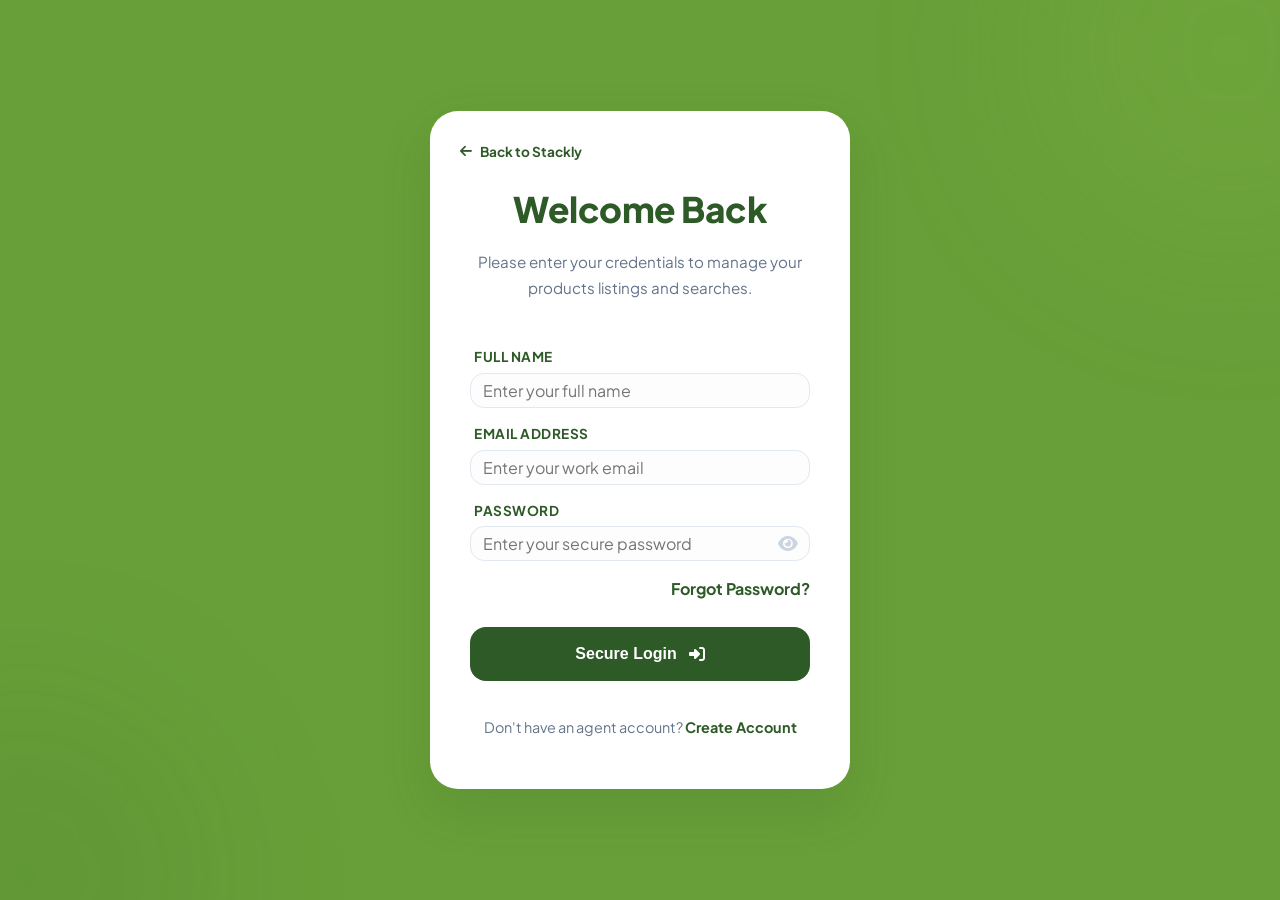
<file: login.html>
<!DOCTYPE html>
<html lang="en">
<head>
    <meta charset="UTF-8">
    <meta name="viewport" content="width=device-width, initial-scale=1.0">
    <title>Login - Stackly grocery store</title>
    
    <link href="https://fonts.googleapis.com/css2?family=Plus+Jakarta+Sans:wght@400;600;700;800&display=swap" rel="stylesheet">
    <link rel="stylesheet" href="https://cdnjs.cloudflare.com/ajax/libs/font-awesome/6.4.0/css/all.min.css">
    <link rel="stylesheet" href="login.css">
    <style>
        /* In case forgot password error text doesn't have styling in your CSS */
        .forgot-error-msg {
            color: #ff4d4f;
            font-size: 12px;
            margin-top: 5px;
        }
    </style>
</head>
<body>

    <div class="bg-orb orb-1"></div>
    <div class="bg-orb orb-2"></div>

    
    <div class="auth-container">
        <a href="index.html" class="back-home">
            <i class="fas fa-arrow-left"></i> Back to Stackly
        </a>

        <h2>Welcome Back</h2>
        <p class="subtitle">Please enter your credentials to manage your products listings and searches.</p>

        <form id="loginForm" novalidate>
            <div class="input-group">
                <label>Full Name</label>
                <div class="input-wrapper">
                    <input type="text" id="loginName" placeholder="Enter your full name" required>
                </div>
                <!-- Using error-msg class -->
                <small class="error-msg" style="display: none; color: #ff4d4f;">Full name is required</small>
            </div>

            <div class="input-group">
                <label>Email Address</label>
                <div class="input-wrapper">
                    <input type="email" id="loginEmail" placeholder="Enter your work email" required>
                </div>
                <small class="error-msg" style="display: none; color: #ff4d4f;">Please enter a valid email</small>
            </div>

            <div class="input-group">
                <label>Password</label>
                <div class="input-wrapper">
                    <input type="password" id="loginPass" placeholder="Enter your secure password" required>
                    <i class="fas fa-eye toggle-password"></i>
                </div>
                <small class="error-msg" style="display: none; color: #ff4d4f;">Password is required</small>
            </div>

            <div class="secondary-link">
                <a href="errorPage.html" class="auth-link" >Forgot Password?</a>
            </div>

            <!-- Removed anchor tag inside button -->
            <button type="submit" class="main-btn" id="loginBtn">
                Secure Login <i class="fas fa-sign-in-alt"></i>
            </button>
        </form>

        <p class="auth-toggle-prompt">
            Don't have an agent account? 
            <a href="signup.html" class="auth-link">Create Account</a>
        </p>
    </div>

    <script>
    document.addEventListener('DOMContentLoaded', () => {

        const modal = document.getElementById('forgotModal');
        const form = document.getElementById('loginForm');

        // Password Visibility Toggle
        document.querySelectorAll('.toggle-password').forEach(icon => {
            icon.addEventListener('click', function() {
                const input = this.parentElement.querySelector('input');
                const isPassword = input.type === 'password';
                input.type = isPassword ? 'text' : 'password';
                this.classList.toggle('fa-eye');
                this.classList.toggle('fa-eye-slash');
            });
        });

        // Real-time error clearing
        document.querySelectorAll('.input-wrapper input').forEach(input => {
            input.addEventListener('input', function() {
                this.parentElement.classList.remove('invalid');
                const errorMsg = this.closest('.input-group').querySelector('.error-msg');
                if(errorMsg) errorMsg.style.display = 'none';
            });
        });

        // Validation helpers
        const setError = (input) => {
            input.parentElement.classList.add('invalid');
            const errorMsg = input.closest('.input-group').querySelector('.error-msg');
            if(errorMsg) errorMsg.style.display = 'block';
        };
        const validateEmail = (email) => /^[^\s@]+@[^\s@]+\.[^\s@]+$/.test(email);

        form.addEventListener('submit', (e) => {
            e.preventDefault();

            let isValid = true;

            const name = document.getElementById('loginName');
            const email = document.getElementById('loginEmail');
            const pass = document.getElementById('loginPass');

            if (!name.value.trim()) {
                setError(name);
                isValid = false;
            }

            if (!validateEmail(email.value)) {
                setError(email);
                isValid = false;
            }

            if (pass.value.length < 1) {
                setError(pass);
                isValid = false;
            }

            // Redirect only if valid
            if (isValid) {
                alert("Login successful!");
                window.location.href = "index.html"; // JS through redirect
            }
        });

        // Forgot password modal
        document.getElementById('forgotTrigger').addEventListener('click', (e) => {
            e.preventDefault();
            modal.style.display = "flex";
        });

        document.getElementById('closeModal').addEventListener('click', () => {
            modal.style.display = "none";
        });

        // Forgot Password Validation
        const resetBtn = document.getElementById('sendReset');
        const forgotEmail = document.getElementById('forgotEmail');

        // create error element
        const forgotError = document.createElement("small");
        forgotError.classList.add("forgot-error-msg");
        forgotError.style.display = "none";
        forgotError.innerText = "Please enter a valid email address";

        // append error under input
        forgotEmail.parentElement.appendChild(forgotError);

        // validate when clicking reset
        resetBtn.addEventListener("click", function(e){
            e.preventDefault();

            const emailValue = forgotEmail.value.trim();

            // Correct validation logic
            if(emailValue === ""){
                forgotError.innerText = "Email field cannot be empty";
                forgotError.style.display = "block";
                return;
            }

            if(!validateEmail(emailValue)){
                forgotError.innerText = "Please enter a valid email address";
                forgotError.style.display = "block";
                return;
            }

            // hide error if valid
            forgotError.style.display = "none";

            // Show success message and redirect
            alert("A password reset link has been sent to " + emailValue);
            modal.style.display = "none"; 
            window.location.href = "index.html"; // Redirect to index
        });

        // remove error while typing
        forgotEmail.addEventListener("input", () => {
            forgotError.style.display = "none";
        });

    });
    </script>
</body>
</html>
</file>
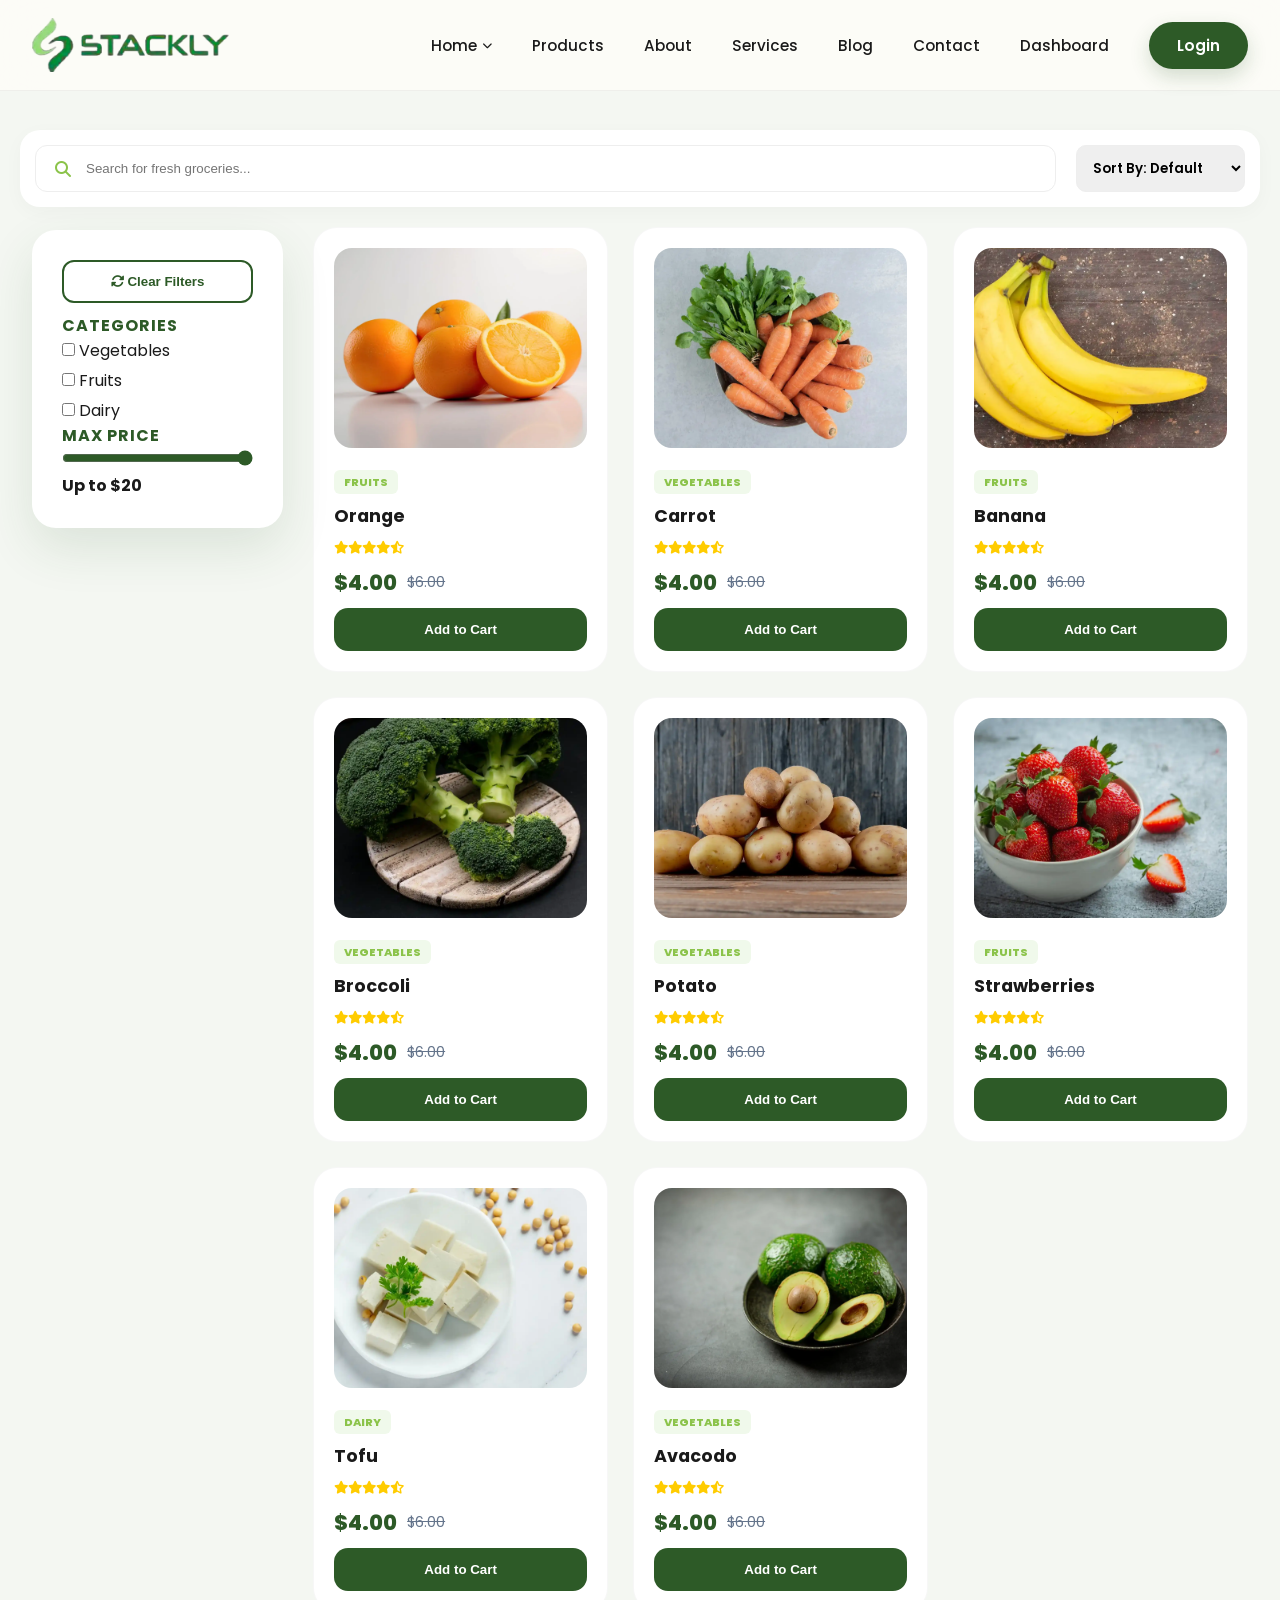
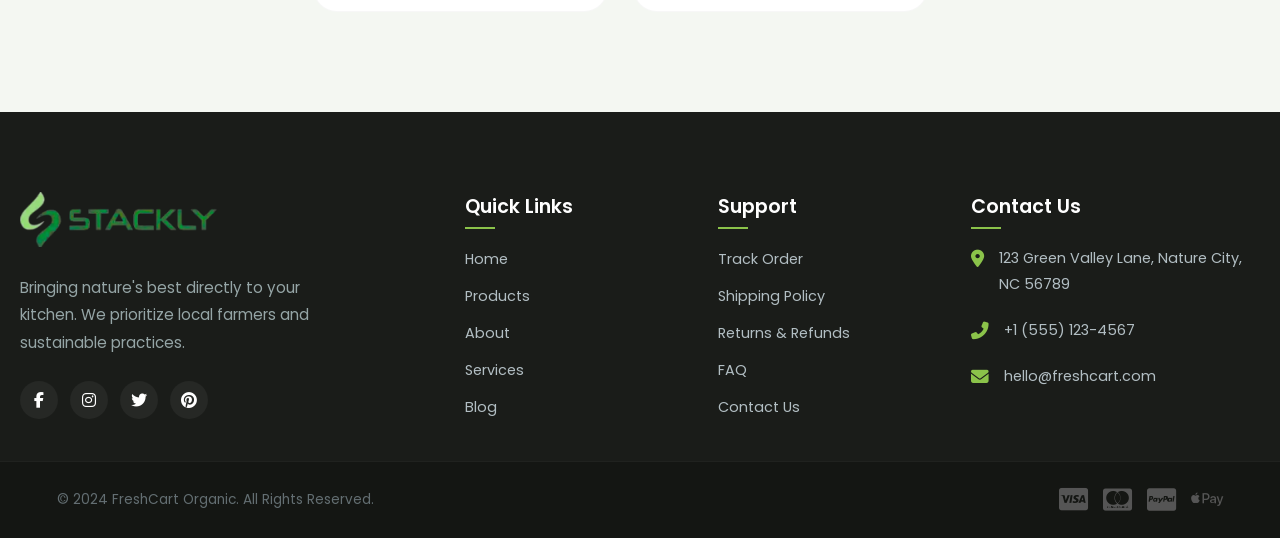
<file: products.html>
<!DOCTYPE html>
<html lang="en">
<head>
    <meta charset="UTF-8">
    <meta name="viewport" content="width=device-width, initial-scale=1.0">
    <title>Products - Stackly Grocery Store</title>
    
   <link
      href="https://fonts.googleapis.com/css2?family=Poppins:wght@300;400;600;700&display=swap"
      rel="stylesheet"
    /><link rel="stylesheet" href="https://cdnjs.cloudflare.com/ajax/libs/font-awesome/6.4.0/css/all.min.css">
<link rel="stylesheet" href="products.css">
</head>
<body>

<header class="main-header">
      <nav class="navbar">
        <a href="index.html" class="logo">
          <img src="assets/logo.webp" alt="FreshStore Logo" />
        </a>

        <ul class="nav-menu" id="nav-menu">
          <li class="nav-item dropdown">
            <a href="#" class="nav-link" id="current-home">
              Home
              <i
                class="fas fa-chevron-down"
                style="font-size: 10px; margin-left: 5px"
              ></i>
            </a>
            <ul class="dropdown-menu" id="home-dropdown">
              <li><a href="index.html">Home 1</a></li>
              <li><a href="home2.html">Home 2</a></li>
            </ul>
          </li>
          <li class="nav-item">
            <a href="products.html" class="nav-link">Products</a>
          </li>

          <li class="nav-item">
            <a href="about.html" class="nav-link">About</a>
          </li>
          <li class="nav-item">
            <a href="services.html" class="nav-link">Services</a>
          </li>
          <li class="nav-item">
            <a href="blog.html" class="nav-link">Blog</a>
          </li>
          <li class="nav-item">
            <a href="contact.html" class="nav-link">Contact</a>
          </li>
          <li class="nav-item">
            <a href="dashboard.html" class="nav-link">Dashboard</a>
          </li>
          <li class="nav-item">
            <a href="login.html" class="nav-link btn-login">Login</a>
          </li>
        </ul>

        <div class="hamburger" id="hamburger">
          <span class="bar"></span>
          <span class="bar"></span>
          <span class="bar"></span>
        </div>
      </nav>
    </header>
<div class="action-bar">
    <div class="search-wrapper">
        <i class="fas fa-search"></i>
        <input type="text" id="mainSearch" placeholder="Search for fresh groceries...">
    </div>
    <div class="sort-wrapper">
        <select id="sortSelect" class="sort-select">
            <option value="">Sort By: Default</option>
            <option value="low">Price: Low to High</option>
            <option value="high">Price: High to Low</option>
        </select>
    </div>
</div>

<div class="container">
    <aside class="sidebar">
        <button id="clearFilters" class="clear-btn"><i class="fas fa-sync-alt"></i> Clear Filters</button>

        <h3>Categories</h3>
        <div class="category-section">
            <label><input type="checkbox" value="Vegetables" class="category"> Vegetables</label>
        <label><input type="checkbox" value="Fruits" class="category"> Fruits</label>
        <label><input type="checkbox" value="Dairy" class="category"> Dairy</label>
        </div>

        <h3>Max Price</h3>
        <input type="range" id="priceRange" min="0" max="20" value="20" style="width: 100%; accent-color: var(--primary);">
        <p style=" font-weight: 700;">Up to $<span id="priceValue">20</span></p>
    </aside>

    <main class="products">
        <div class="product-grid" id="productGrid">
            <div class="product-card" data-name="Orange" data-price="4.00" data-category="Vegetables">
                <div class="product-img">
                    <img src="assets/orange.webp" alt="Orange">
                </div>
                <div class="product-info">
                    <span class="category-tag">fruits</span>
                    <h3>Orange</h3>
                    <div class="rating"><i class="fas fa-star"></i><i class="fas fa-star"></i><i class="fas fa-star"></i><i class="fas fa-star"></i><i class="fas fa-star-half-alt"></i></div>
                    <div class="product-price">
                        <span class="price">$4.00</span>
                        <span class="old-price">$6.00</span>
                    </div>
                    <button class="cart-btn">Add to Cart</button>
                </div>
            </div>
            <div class="product-card" data-name="Carrot" data-price="4.00" data-category="Vegetables">
                <div class="product-img">
                    <img src="assets/carrot.webp" alt="Carrot">
                </div>
                <div class="product-info">
                    <span class="category-tag">Vegetables</span>
                    <h3>Carrot</h3>
                    <div class="rating"><i class="fas fa-star"></i><i class="fas fa-star"></i><i class="fas fa-star"></i><i class="fas fa-star"></i><i class="fas fa-star-half-alt"></i></div>
                    <div class="product-price">
                        <span class="price">$4.00</span>
                        <span class="old-price">$6.00</span>
                    </div>
                    <button class="cart-btn">Add to Cart</button>
                </div>
            </div>
            <div class="product-card" data-name="Banana" data-price="4.00" data-category="Fruits">
                <div class="product-img">
                    <img src="assets/banana.webp" alt="Banana">
                </div>
                <div class="product-info">
                    <span class="category-tag">Fruits</span>
                    <h3>Banana</h3>
                    <div class="rating"><i class="fas fa-star"></i><i class="fas fa-star"></i><i class="fas fa-star"></i><i class="fas fa-star"></i><i class="fas fa-star-half-alt"></i></div>
                    <div class="product-price">
                        <span class="price">$4.00</span>
                        <span class="old-price">$6.00</span>
                    </div>
                    <button class="cart-btn">Add to Cart</button>
                </div>
            </div>
            <div class="product-card" data-name="Broccoli" data-price="4.00" data-category="Vegetables">
                <div class="product-img">
                    <img src="assets/broccoli.webp" alt="Broccoli">
                </div>
                <div class="product-info">
                    <span class="category-tag">Vegetables</span>
                    <h3>Broccoli</h3>
                    <div class="rating"><i class="fas fa-star"></i><i class="fas fa-star"></i><i class="fas fa-star"></i><i class="fas fa-star"></i><i class="fas fa-star-half-alt"></i></div>
                    <div class="product-price">
                        <span class="price">$4.00</span>
                        <span class="old-price">$6.00</span>
                    </div>
                    <button class="cart-btn">Add to Cart</button>
                </div>
            </div>
            <div class="product-card" data-name="Potato" data-price="4.00" data-category="Vegetables">
                <div class="product-img">
                    <img src="assets/potato.webp" alt="potato">
                </div>
                <div class="product-info">
                    <span class="category-tag">Vegetables</span>
                    <h3>Potato</h3>
                    <div class="rating"><i class="fas fa-star"></i><i class="fas fa-star"></i><i class="fas fa-star"></i><i class="fas fa-star"></i><i class="fas fa-star-half-alt"></i></div>
                    <div class="product-price">
                        <span class="price">$4.00</span>
                        <span class="old-price">$6.00</span>
                    </div>
                    <button class="cart-btn">Add to Cart</button>
                </div>
            </div>
            <div class="product-card" data-name="Strawberries" data-price="4.00" data-category="Fruits">
                <div class="product-img">
                    <img src="assets/strawberries.webp" alt="Strawberries">
                </div>
                <div class="product-info">
                    <span class="category-tag">Fruits</span>
                    <h3>Strawberries</h3>
                    <div class="rating"><i class="fas fa-star"></i><i class="fas fa-star"></i><i class="fas fa-star"></i><i class="fas fa-star"></i><i class="fas fa-star-half-alt"></i></div>
                    <div class="product-price">
                        <span class="price">$4.00</span>
                        <span class="old-price">$6.00</span>
                    </div>
                    <button class="cart-btn">Add to Cart</button>
                </div>
            </div>
            <div class="product-card" data-name="Tofu" data-price="4.00" data-category="Dairy">
                <div class="product-img">
                    <img src="assets/tofu.webp" alt="Tofu">
                </div>
                <div class="product-info">
                    <span class="category-tag">Dairy</span>
                    <h3>Tofu</h3>
                    <div class="rating"><i class="fas fa-star"></i><i class="fas fa-star"></i><i class="fas fa-star"></i><i class="fas fa-star"></i><i class="fas fa-star-half-alt"></i></div>
                    <div class="product-price">
                        <span class="price">$4.00</span>
                        <span class="old-price">$6.00</span>
                    </div>
                    <button class="cart-btn">Add to Cart</button>
                </div>
            </div>
            <div class="product-card" data-name="Avacodo" data-price="4.00" data-category="Vegetables">
                <div class="product-img">
                    <img src="assets/avocado.webp" alt="Avacodo">
                </div>
                <div class="product-info">
                    <span class="category-tag">Vegetables</span>
                    <h3>Avacodo</h3>
                    <div class="rating"><i class="fas fa-star"></i><i class="fas fa-star"></i><i class="fas fa-star"></i><i class="fas fa-star"></i><i class="fas fa-star-half-alt"></i></div>
                    <div class="product-price">
                        <span class="price">$4.00</span>
                        <span class="old-price">$6.00</span>
                    </div>
                    <button class="cart-btn">Add to Cart</button>
                </div>
            </div>
           

            

           
        </div>
    </main>
</div>

<footer class="main-footer">
      <div class="container footer-grid">
        <div class="footer-col">
          <a href="index.html" class="footer-logo">
            <img src="assets/logo.webp" alt="FreshCart Logo" />
          </a>
          <p class="footer-desc">
            Bringing nature's best directly to your kitchen. We prioritize local
            farmers and sustainable practices.
          </p>
          <div class="social-links">
            <a href="errorPage.html"><i class="fab fa-facebook-f"></i></a>
            <a href="errorPage.html"><i class="fab fa-instagram"></i></a>
            <a href="errorPage.html"><i class="fab fa-twitter"></i></a>
            <a href="errorPage.html"><i class="fab fa-pinterest"></i></a>
          </div>
        </div>

        <div class="footer-col">
          <h3>Quick Links</h3>
          <ul>
           <li><a href="index.html">Home</a></li>
                <li><a href="products.html">Products</a></li>
                <li><a href="about.html">About</a></li>
                <li><a href="services.html">Services</a></li>
                <li><a href="blog.html">Blog</a></li>
               
        </ul>
        </div>

        <div class="footer-col">
          <h3>Support</h3>
          <ul>
            <li><a href="errorPage.html">Track Order</a></li>
            <li><a href="errorPage.html">Shipping Policy</a></li>
            <li><a href="errorPage.html">Returns & Refunds</a></li>
            <li><a href="errorPage.html">FAQ</a></li>
            <li><a href="contact.html">Contact Us</a></li>
          </ul>
        </div>

        <div class="footer-col">
          <h3>Contact Us</h3>
          <div class="contact-item">
            <i class="fas fa-map-marker-alt"></i>
            <p>123 Green Valley Lane, Nature City, NC 56789</p>
          </div>
          <div class="contact-item">
            <i class="fas fa-phone-alt"></i>
            <p>+1 (555) 123-4567</p>
          </div>
          <div class="contact-item">
            <i class="fas fa-envelope"></i>
            <p>hello@freshcart.com</p>
          </div>
        </div>
      </div>

      <div class="footer-bottom">
        <div class="container bottom-flex">
          <p>&copy; 2024 FreshCart Organic. All Rights Reserved.</p>
          <div class="payment-methods">
            <i class="fab fa-cc-visa"></i>
            <i class="fab fa-cc-mastercard"></i>
            <i class="fab fa-cc-paypal"></i>
            <i class="fab fa-apple-pay"></i>
          </div>
        </div>
      </div>
    </footer>

<script>

// ---------------- NAVBAR ----------------
const hamburger = document.getElementById('hamburger');
const navMenu = document.getElementById('nav-menu');

hamburger.addEventListener('click',()=>{
navMenu.classList.toggle('active');
hamburger.classList.toggle('toggle');
});

const homeItem = document.querySelector('.nav-item.dropdown');

homeItem.addEventListener('click',function(e){

if(window.innerWidth <= 992){

this.classList.toggle('active');

if(e.target.id === 'current-home'){
e.preventDefault();
}

}

});

document.querySelectorAll('.nav-link').forEach(link=>{

link.addEventListener('click',()=>{

if(!link.parentElement.classList.contains('dropdown')){
navMenu.classList.remove('active');
hamburger.classList.remove('toggle');
}

});

});




// ---------------- FILTER VARIABLES ----------------
const searchInput = document.getElementById("mainSearch");
const priceSlider = document.getElementById("priceRange");
const priceDisplay = document.getElementById("priceValue");
const categoryCheckbox = document.querySelectorAll(".category");
const sortSelect = document.getElementById("sortSelect");
const clearBtn = document.getElementById("clearFilters");

const productGrid = document.getElementById("productGrid");
let cards = Array.from(document.querySelectorAll(".product-card"));


// ---------------- FILTER FUNCTION ----------------
function filterProducts() {

    const query = searchInput.value.toLowerCase();
    const maxPrice = parseFloat(priceSlider.value);
    const selectedCategories = Array.from(categoryCheckbox)
        .filter(c => c.checked)
        .map(c => c.value);

    priceDisplay.innerText = maxPrice;

    cards.forEach(card => {

        const name = card.dataset.name.toLowerCase();
        const price = parseFloat(card.dataset.price);
        const category = card.dataset.category;

        const matchSearch = name.includes(query);
        const matchPrice = price <= maxPrice;
        const matchCategory = selectedCategories.length === 0 || selectedCategories.includes(category);

        if (matchSearch && matchPrice && matchCategory) {
            card.style.display = "block";
        } else {
            card.style.display = "none";
        }

    });

}


// ---------------- SORT FUNCTION ----------------
function sortProducts() {

    const sortValue = sortSelect.value;

    let sorted = [...cards];

    if (sortValue === "low") {
        sorted.sort((a,b) => a.dataset.price - b.dataset.price);
    }

    if (sortValue === "high") {
        sorted.sort((a,b) => b.dataset.price - a.dataset.price);
    }

    productGrid.innerHTML = "";
    sorted.forEach(card => productGrid.appendChild(card));

}


// ---------------- CLEAR FILTERS ----------------
clearBtn.addEventListener("click", () => {

    searchInput.value = "";
    priceSlider.value = 20;
    priceDisplay.innerText = 20;
    sortSelect.value = "";

    categoryCheckbox.forEach(c => c.checked = false);

    filterProducts();

});


// ---------------- EVENT LISTENERS ----------------
searchInput.addEventListener("input", filterProducts);
priceSlider.addEventListener("input", filterProducts);
categoryCheckbox.forEach(c => c.addEventListener("change", filterProducts));
sortSelect.addEventListener("change", sortProducts);

</script>

</body>
</html>
</file>
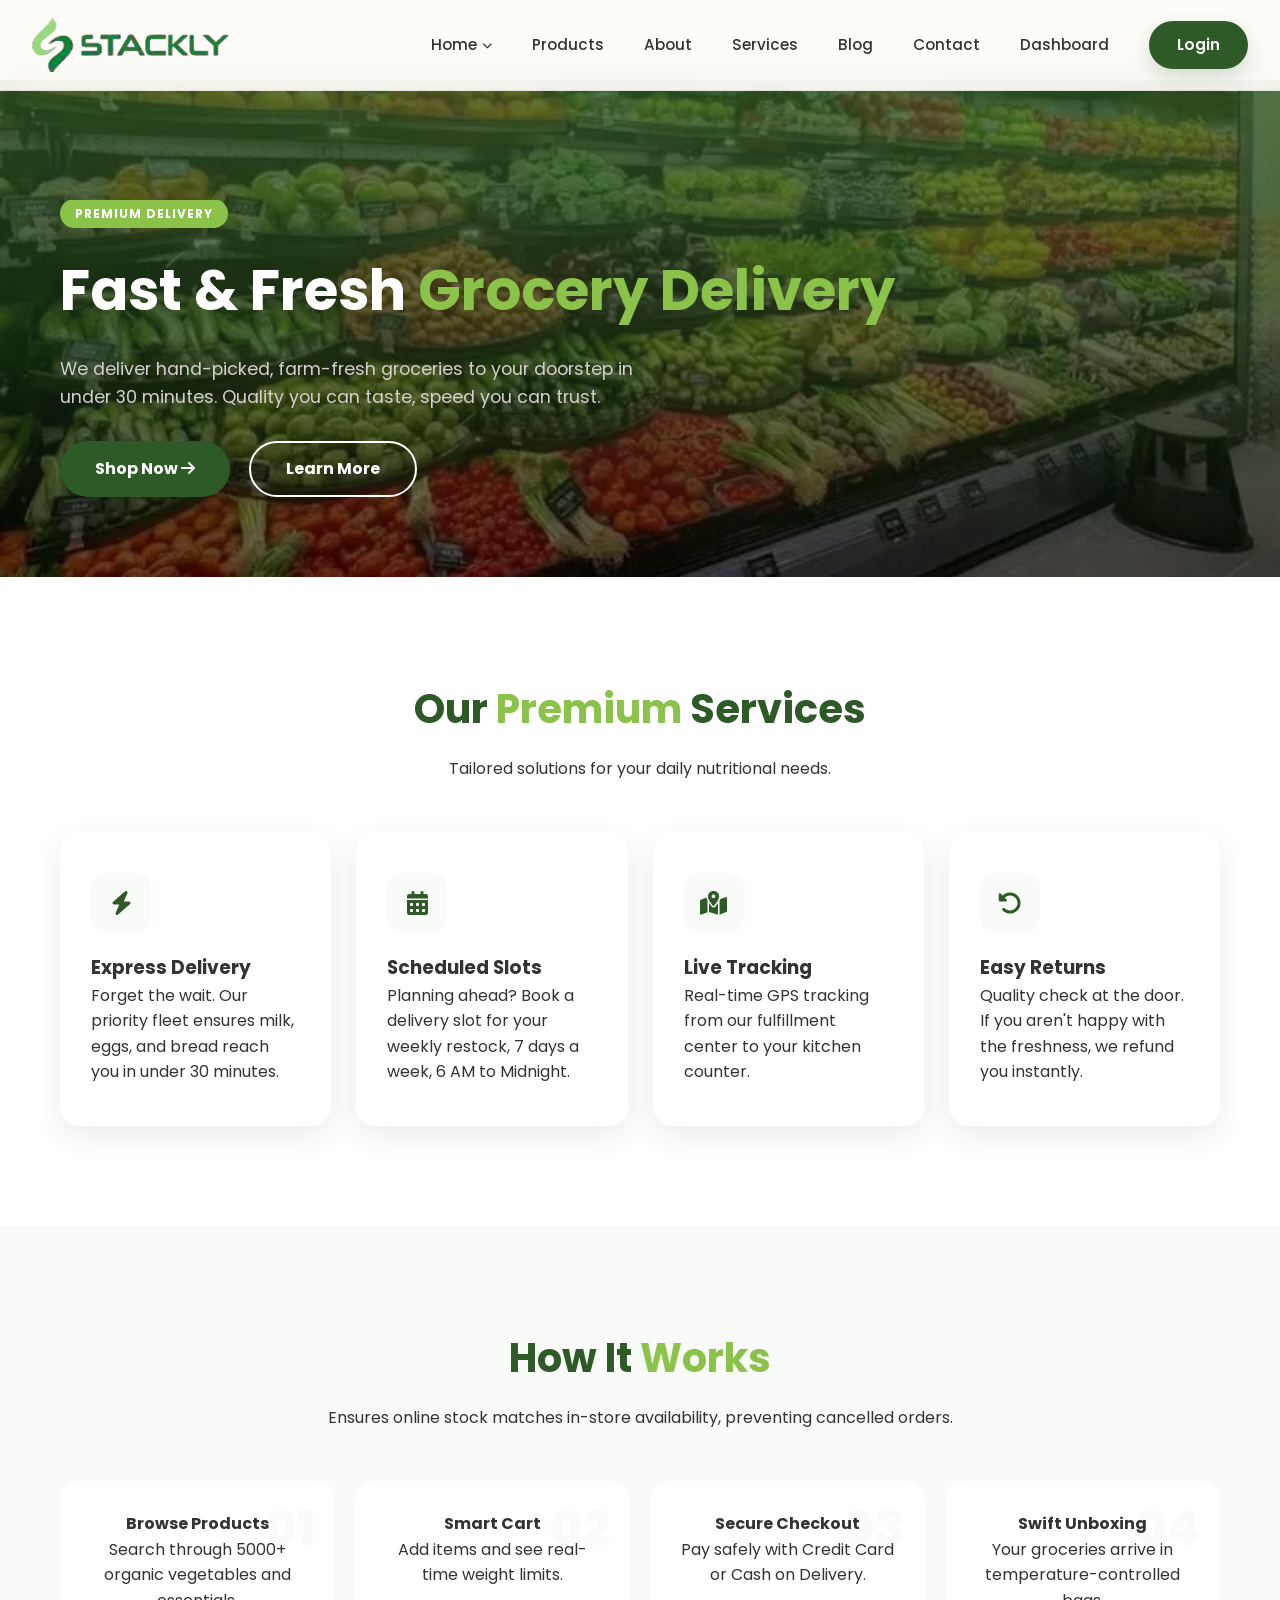
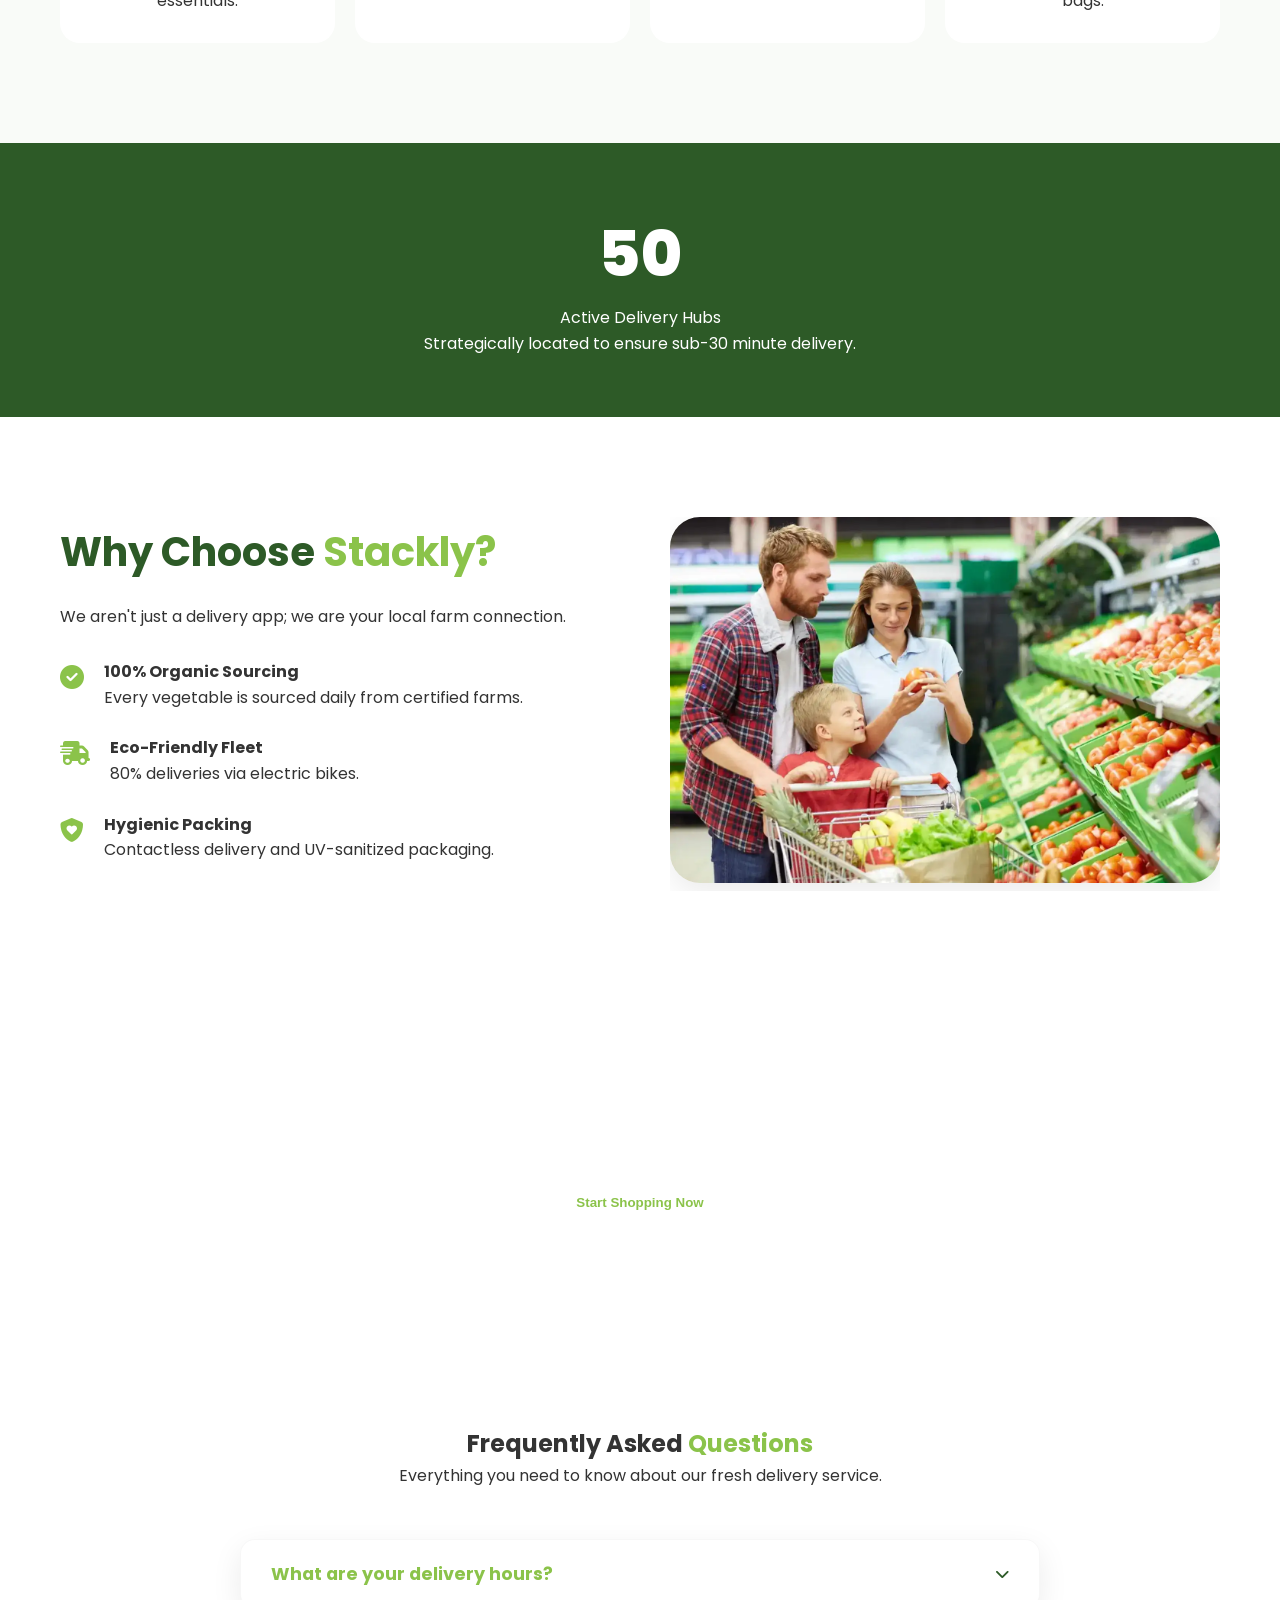
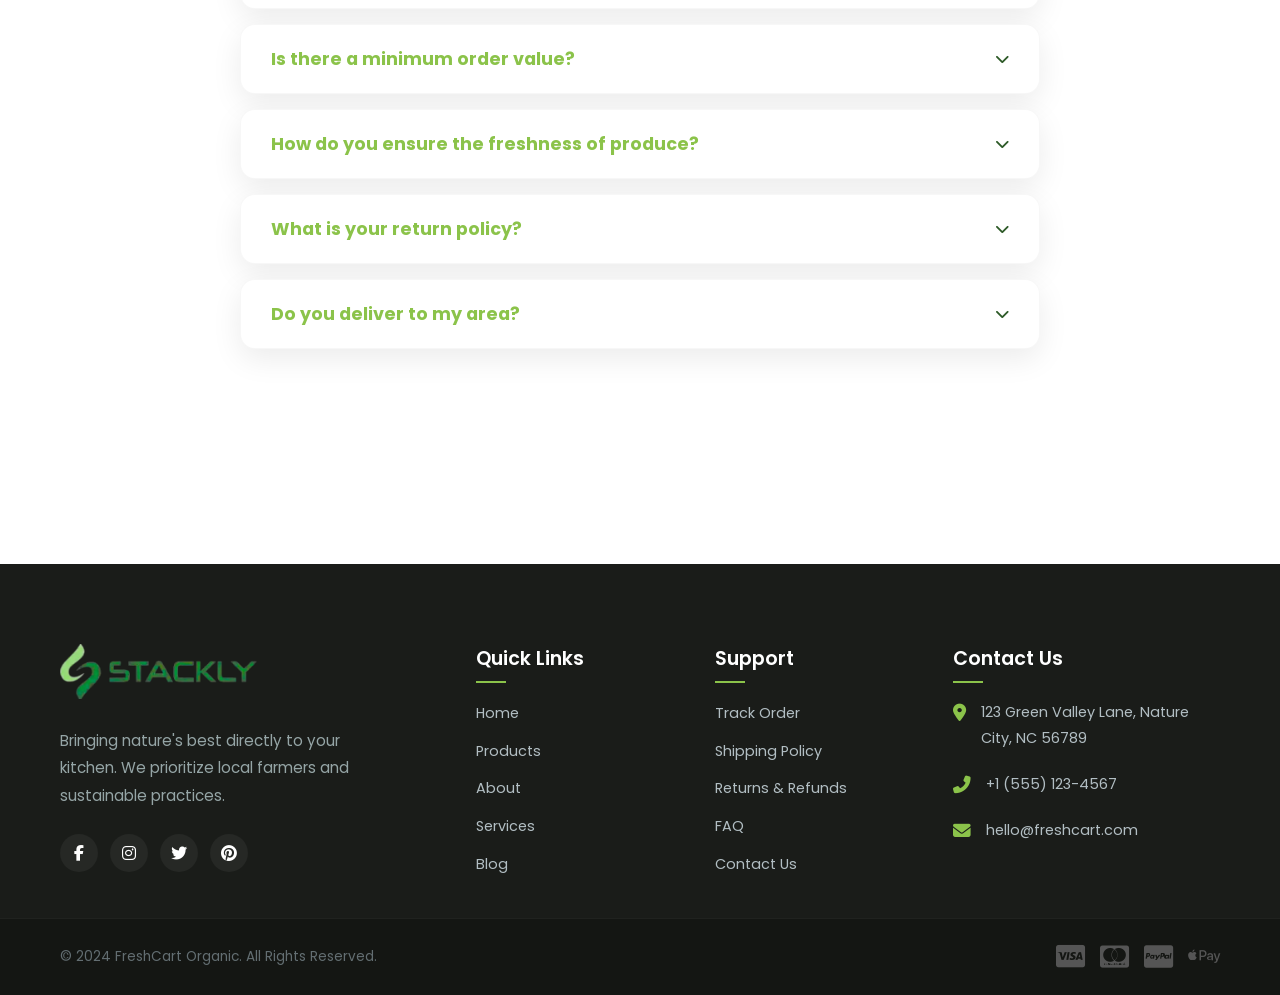
<file: services.html>
<!DOCTYPE html>
<html lang="en">
<head>
    <meta charset="UTF-8">
    <meta name="viewport" content="width=device-width, initial-scale=1.0">
    <title>Our Services - Stackly Grocery Store</title>

    <!-- Google Font -->
    <link
      href="https://fonts.googleapis.com/css2?family=Poppins:wght@300;400;600;700&display=swap"
      rel="stylesheet"
    />
    <!-- Font Awesome -->
    <link rel="stylesheet" href="https://cdnjs.cloudflare.com/ajax/libs/font-awesome/6.4.0/css/all.min.css">

    <!-- AOS CSS -->
    <link href="https://unpkg.com/aos@2.3.4/dist/aos.css" rel="stylesheet">

    <link rel="stylesheet" href="services.css">
</head>
<body>

<!-- ================= NAVBAR ================= -->
 <header class="main-header">
    <nav class="navbar">
        <a href="index.html" class="logo">
            <img src="assets/logo.webp" alt="StacklyLogo">
        </a>
        
        <ul class="nav-menu" id="nav-menu">
            <li class="nav-item dropdown">
                <a href="#" class="nav-link" id="current-home">
                    Home <i class="fas fa-chevron-down" style="font-size: 10px; margin-left: 5px;"></i>
                </a>
                <ul class="dropdown-menu" id="home-dropdown">
                    <li><a href="index.html">Home 1</a></li>
                    <li><a href="home2.html">Home 2</a></li>
                </ul>
            </li>
            <li class="nav-item"><a href="products.html" class="nav-link">Products</a></li>
            
            <li class="nav-item"><a href="about.html" class="nav-link">About</a></li>
            <li class="nav-item"><a href="services.html" class="nav-link">Services</a></li>
            <li class="nav-item"><a href="blog.html" class="nav-link">Blog</a></li>
            <li class="nav-item"><a href="contact.html" class="nav-link">Contact</a></li>
            <li class="nav-item"><a href="dashboard.html" class="nav-link">Dashboard</a></li>
            <li class="nav-item"><a href="login.html" class="nav-link btn-login">Login</a></li>
        </ul>

        <div class="hamburger" id="hamburger">
            <span class="bar"></span>
            <span class="bar"></span>
            <span class="bar"></span>
        </div>
    </nav>
</header>


<!-- ================= HERO ================= -->
<section class="hero-section">
    <div class="container">
        <div class="hero-content" data-aos="fade-right">
            <span class="badge" data-aos="zoom-in" data-aos-delay="200">PREMIUM DELIVERY</span>
            <h1 data-aos="fade-up" data-aos-delay="300">
                Fast & Fresh <span>Grocery Delivery</span>
            </h1>
            <p data-aos="fade-up" data-aos-delay="400">
                We deliver hand-picked, farm-fresh groceries to your doorstep in under 30 minutes. 
                Quality you can taste, speed you can trust.
            </p>
            <div class="hero-btns" data-aos="fade-up" data-aos-delay="500">
                <a href="errorPage.html" class="btn-main">Shop Now <i class="fas fa-arrow-right"></i></a>
                <a href="errorPage.html" class="btn-outline">Learn More</a>
            </div>
        </div>
    </div>
</section>

<!-- ================= SERVICES ================= -->
<section class="section-padding">
    <div class="container">
        <div class="text-center mb-50" data-aos="fade-up">
            <h2 class="section-title">Our <span>Premium</span> Services</h2>
            <p>Tailored solutions for your daily nutritional needs.</p>
        </div>

        <div class="grid-4">
            <div class="service-card" data-aos="fade-up">
                <div class="icon-wrap"><i class="fas fa-bolt"></i></div>
                <h3>Express Delivery</h3>
                <p>Forget the wait. Our priority fleet ensures milk, eggs, and bread reach you in under 30 minutes.</p>
            </div>

            <div class="service-card" data-aos="fade-up" data-aos-delay="150">
                <div class="icon-wrap"><i class="fas fa-calendar-alt"></i></div>
                <h3>Scheduled Slots</h3>
                <p>Planning ahead? Book a delivery slot for your weekly restock, 7 days a week, 6 AM to Midnight.</p>
            </div>

            <div class="service-card" data-aos="fade-up" data-aos-delay="300">
                <div class="icon-wrap"><i class="fas fa-map-location-dot"></i></div>
                <h3>Live Tracking</h3>
                <p>Real-time GPS tracking from our fulfillment center to your kitchen counter.</p>
            </div>

            <div class="service-card" data-aos="fade-up" data-aos-delay="450">
                <div class="icon-wrap"><i class="fas fa-rotate-left"></i></div>
                <h3>Easy Returns</h3>
                <p>Quality check at the door. If you aren't happy with the freshness, we refund you instantly.</p>
            </div>
        </div>
    </div>
</section>

<!-- ================= HOW IT WORKS ================= -->
<section class="how-it-works bg-light section-padding">
    <div class="container">
        <h2 class="text-center section-title" data-aos="fade-up">
            How It <span>Works</span>
        </h2>
        <p class="text-center" data-aos="fade-up"> Ensures online stock matches in-store availability, preventing cancelled orders.</p>

        <div class="steps-grid">
            <div class="step-card" data-aos="flip-left">
                <div class="step-num">01</div>
                <h4>Browse Products</h4>
                <p>Search through 5000+ organic vegetables and essentials.</p>
            </div>

            <div class="step-card" data-aos="flip-left" data-aos-delay="150">
                <div class="step-num">02</div>
                <h4>Smart Cart</h4>
                <p>Add items and see real-time weight limits.</p>
            </div>

            <div class="step-card" data-aos="flip-left" data-aos-delay="300">
                <div class="step-num">03</div>
                <h4>Secure Checkout</h4>
                <p>Pay safely with Credit Card or Cash on Delivery.</p>
            </div>

            <div class="step-card" data-aos="flip-left" data-aos-delay="450">
                <div class="step-num">04</div>
                <h4>Swift Unboxing</h4>
                <p>Your groceries arrive in temperature-controlled bags.</p>
            </div>
        </div>
    </div>
</section>

<!-- ================= STATS ================= -->
<section class="stats-section section-padding text-white">
    <div class="container text-center" data-aos="zoom-in">
        <h2 class="counter text-white" data-target="50">50</h2>
        <p class="stat-label">Active Delivery Hubs</p>
        <p class="small">Strategically located to ensure sub-30 minute delivery.</p>
    </div>
</section>

<!-- ================= WHY CHOOSE US ================= -->
<section class="section-padding">
    <div class="container">
        <div class="grid-2 align-center">

            <div data-aos="fade-right">
                <h2 class="mb-20 section-title">Why Choose <span>Stackly?</span></h2>
                <p class="mb-30">We aren't just a delivery app; we are your local farm connection.</p>

                <div class="why-item" data-aos="fade-up">
                    <div class="why-icon"><i class="fas fa-check-circle"></i></div>
                    <div>
                        <h4>100% Organic Sourcing</h4>
                        <p>Every vegetable is sourced daily from certified farms.</p>
                    </div>
                </div>

                <div class="why-item" data-aos="fade-up" data-aos-delay="150">
                    <div class="why-icon"><i class="fas fa-truck-fast"></i></div>
                    <div>
                        <h4>Eco-Friendly Fleet</h4>
                        <p>80% deliveries via electric bikes.</p>
                    </div>
                </div>

                <div class="why-item" data-aos="fade-up" data-aos-delay="300">
                    <div class="why-icon"><i class="fas fa-shield-heart"></i></div>
                    <div>
                        <h4>Hygienic Packing</h4>
                        <p>Contactless delivery and UV-sanitized packaging.</p>
                    </div>
                </div>
            </div>

            <div data-aos="fade-left">
                <div class="floating-img">
                    <img src="assets/service1.webp" alt="Fresh Organic Vegetables">
                </div>
            </div>

        </div>
    </div>
</section>

<!-- ================= CTA ================= -->
<section class="cta-section">
    <div class="container text-center" data-aos="zoom-in-up">
        <h2>Ready to experience the freshest delivery?</h2>
        <p>Download our app or order online to get $10 off your first purchase.</p>
        <button class="btn-white"><a href="errorPage.html">Start Shopping Now</a></button>
    </div>
</section>

<section class="faq-section section-padding">
    <div class="container">
        <div class="text-center mb-50" data-aos="fade-up">
            <h2>Frequently Asked <span>Questions</span></h2>
            <p>Everything you need to know about our fresh delivery service.</p>
        </div>

        <div class="faq-container">
            <div class="faq-item" data-aos="fade-up">
                <div class="faq-question">
                    <span>What are your delivery hours?</span>
                    <i class="fas fa-chevron-down"></i>
                </div>
                <div class="faq-answer">
                    <p>We deliver 7 days a week, from 6:00 AM to 11:00 PM. Orders placed after 10:30 PM will be scheduled for the next morning's first slot.</p>
                </div>
            </div>

            <div class="faq-item" data-aos="fade-up" data-aos-delay="100">
                <div class="faq-question">
                    <span>Is there a minimum order value?</span>
                    <i class="fas fa-chevron-down"></i>
                </div>
                <div class="faq-answer">
                    <p>Yes, the minimum order for Express Delivery is $15. For orders over $50, we offer completely free delivery!</p>
                </div>
            </div>

            <div class="faq-item" data-aos="fade-up" data-aos-delay="200">
                <div class="faq-question">
                    <span>How do you ensure the freshness of produce?</span>
                    <i class="fas fa-chevron-down"></i>
                </div>
                <div class="faq-answer">
                    <p>Our "Fresh-Pick" protocol means we source vegetables daily from local farms. Perishables are stored and transported in UV-sanitized, temperature-controlled bags to maintain the cold chain.</p>
                </div>
            </div>

            <div class="faq-item" data-aos="fade-up" data-aos-delay="300">
                <div class="faq-question">
                    <span>What is your return policy?</span>
                    <i class="fas fa-chevron-down"></i>
                </div>
                <div class="faq-answer">
                    <p>We have a "No-Questions-Asked" return policy at the doorstep. If you aren't satisfied with any item's quality upon arrival, simply hand it back to the rider for an instant refund to your FreshMart wallet.</p>
                </div>
            </div>

            <div class="faq-item" data-aos="fade-up" data-aos-delay="400">
                <div class="faq-question">
                    <span>Do you deliver to my area?</span>
                    <i class="fas fa-chevron-down"></i>
                </div>
                <div class="faq-answer">
                    <p>Currently, we serve all major city centers and surrounding suburbs. You can enter your zip code on our homepage to check specific availability for your street.</p>
                </div>
            </div>
        </div>
    </div>
</section>

<!-- ================= FOOTER ================= -->
 <footer class="main-footer">
    <div class="container footer-grid">
        <div class="footer-col">
    <a href="index.html" class="footer-logo">
        <img src="assets/logo.webp" alt="FreshCart Logo">
    </a>
    <p class="footer-desc">Bringing nature's best directly to your kitchen. We prioritize local farmers and sustainable practices.</p>
    <div class="social-links">
        <a href="errorPage.html"><i class="fab fa-facebook-f"></i></a>
        <a href="errorPage.html"><i class="fab fa-instagram"></i></a>
        <a href="errorPage.html"><i class="fab fa-twitter"></i></a>
        <a href="errorPage.html"><i class="fab fa-pinterest"></i></a>
    </div>
</div>

        <div class="footer-col">
            <h3>Quick Links</h3>
            <ul>
              <li><a href="index.html">Home</a></li>
                <li><a href="products.html">Products</a></li>
                <li><a href="about.html">About</a></li>
                <li><a href="services.html">Services</a></li>
                <li><a href="blog.html">Blog</a></li>
                 
            </ul>
        </div>

        <div class="footer-col">
            <h3>Support</h3>
            <ul>
                <li><a href="errorPage.html">Track Order</a></li>
                <li><a href="errorPage.html">Shipping Policy</a></li>
                <li><a href="errorPage.html">Returns & Refunds</a></li>
                <li><a href="errorPage.html">FAQ</a></li>
                <li><a href="contact.html">Contact Us</a></li>
            </ul>
        </div>

        <div class="footer-col">
            <h3>Contact Us</h3>
            <div class="contact-item">
                <i class="fas fa-map-marker-alt"></i>
                <p>123 Green Valley Lane, Nature City, NC 56789</p>
            </div>
            <div class="contact-item">
                <i class="fas fa-phone-alt"></i>
                <p>+1 (555) 123-4567</p>
            </div>
            <div class="contact-item">
                <i class="fas fa-envelope"></i>
                <p>hello@freshcart.com</p>
            </div>
        </div>
    </div>

    <div class="footer-bottom">
        <div class="container bottom-flex">
            <p>&copy; 2024 FreshCart Organic. All Rights Reserved.</p>
            <div class="payment-methods">
                <i class="fab fa-cc-visa"></i>
                <i class="fab fa-cc-mastercard"></i>
                <i class="fab fa-cc-paypal"></i>
                <i class="fab fa-apple-pay"></i>
            </div>
        </div>
    </div>
</footer>


<!-- AOS JS -->
<script src="https://unpkg.com/aos@2.3.4/dist/aos.js"></script>
<script>
  AOS.init({
    duration: 1000,
    once: true,
    easing: "ease-in-out"
  });

   const hamburger = document.getElementById('hamburger');
const navMenu = document.getElementById('nav-menu');

// Toggle Hamburger
hamburger.addEventListener('click', () => {
    navMenu.classList.toggle('active');
    hamburger.classList.toggle('toggle');
});

// Handle Mobile Dropdown Click
const homeItem = document.querySelector('.nav-item.dropdown');
homeItem.addEventListener('click', function(e) {
    if (window.innerWidth <= 992) {
        // Only toggle sub-menu on mobile
        this.classList.toggle('active');
        // Prevent immediate navigation if the 'Home' link itself is clicked
        if(e.target.id === 'current-home') {
            e.preventDefault();
        }
    }
});

// Close menu on link click (if it's not a dropdown toggle)
document.querySelectorAll('.nav-link').forEach(link => {
    link.addEventListener('click', (e) => {
        if (!link.parentElement.classList.contains('dropdown')) {
            navMenu.classList.remove('active');
            hamburger.classList.remove('remove');
        }
    });
});  // Change this variable to 'home1' or 'home2' depending on which page this is.

  document.querySelectorAll('.faq-question').forEach(item => {
    item.addEventListener('click', () => {
        const parent = item.parentElement;
        
        // Close other open items (Optional)
        document.querySelectorAll('.faq-item').forEach(child => {
            if (child !== parent) {
                child.classList.remove('active');
            }
        });

        // Toggle current item
        parent.classList.toggle('active');
    });
});
</script>

</body>
</html>
</file>
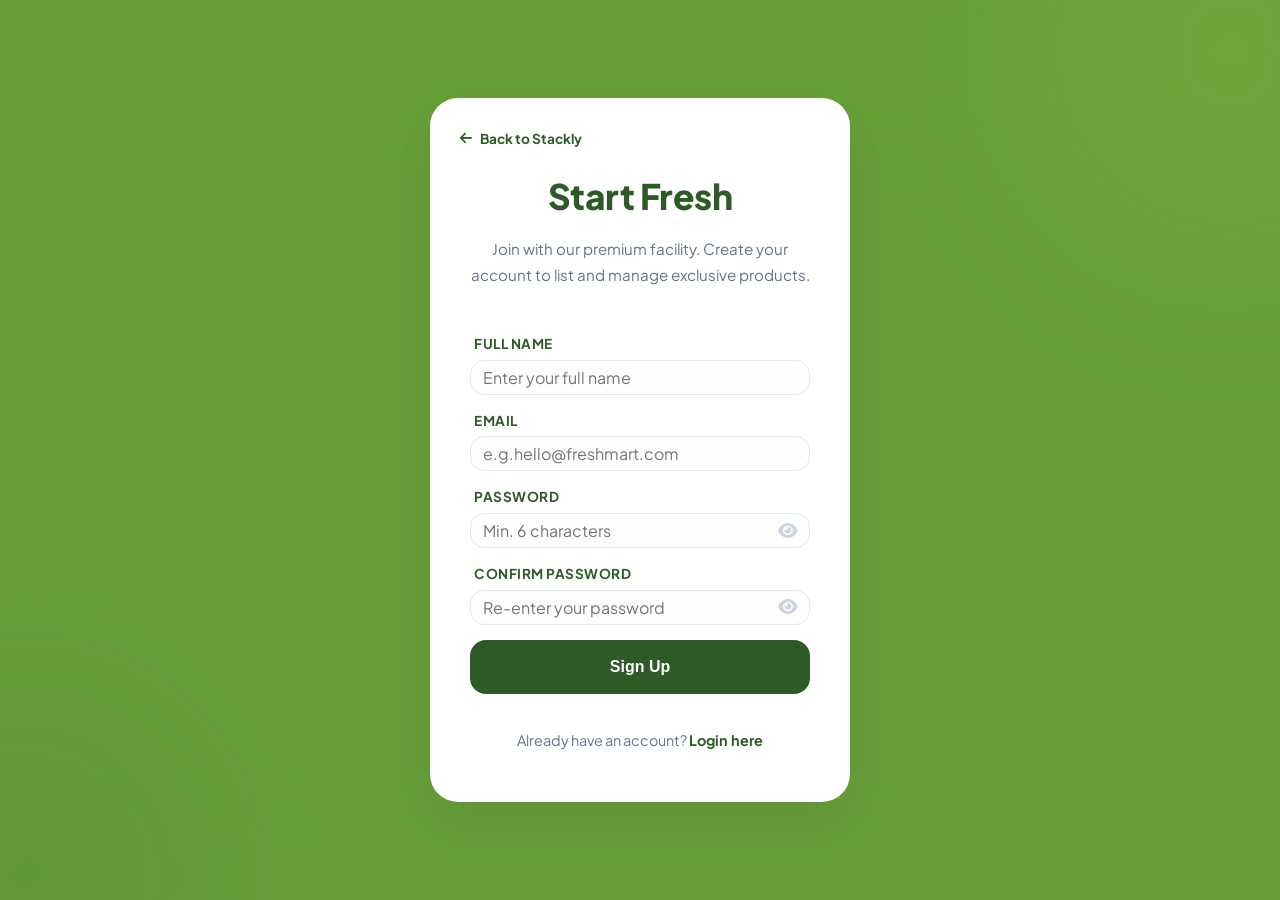
<file: signup.html>
<!DOCTYPE html>
<html lang="en">
<head>
    <meta charset="UTF-8">
    <meta name="viewport" content="width=device-width, initial-scale=1.0">
    <title>Sign Up - Stackly Grocery Store</title>
    <link href="https://fonts.googleapis.com/css2?family=Plus+Jakarta+Sans:wght@400;600;700;800&display=swap" rel="stylesheet">
    <link rel="stylesheet" href="https://cdnjs.cloudflare.com/ajax/libs/font-awesome/6.4.0/css/all.min.css">
    <link href="https://unpkg.com/aos@2.3.4/dist/aos.css" rel="stylesheet">
    <link rel="stylesheet" href="login.css">
    <style>
        /* Essential CSS for showing/hiding errors */
        .error-msg {
            display: none;
            color: #ff4d4f;
            font-size: 0.75rem;
            margin-top: 5px;
            font-weight: 600;
        }

        /* Shows error when parent group has 'invalid' class */
        .input-group.invalid .error-msg {
            display: block;
        }

        .input-group.invalid .input-wrapper {
            border: 1px solid #ff4d4f !important;
            border-radius: 15px;
        }
    </style>
</head>
<body>

    <div class="bg-orb orb-1"></div>
    <div class="bg-orb orb-2"></div>

    <div class="auth-container" data-aos="fade-up">
        <a href="index.html" class="back-home">
            <i class="fas fa-arrow-left"></i> Back to Stackly
        </a>

        <h2>Start Fresh</h2>
        <p class="subtitle">Join with our premium facility. Create your account to list and manage exclusive products.</p>

        <form id="signupForm" novalidate>
            <div class="input-group">
                <label>Full Name</label>
                <div class="input-wrapper">
                    <input type="text" id="regName" placeholder="Enter your full name">
                </div>
                <small class="error-msg">Full name is required</small>
            </div>

            <div class="input-group">
                <label>Email</label>
                <div class="input-wrapper">
                    <input type="email" id="regEmail" placeholder="e.g.hello@freshmart.com">
                </div>
                <small class="error-msg">Valid email required</small>
            </div>

            <div class="input-group">
                <label>Password</label>
                <div class="input-wrapper">
                    <input type="password" id="regPass" placeholder="Min. 6 characters">
                    <i class="fas fa-eye toggle-password" style="cursor: pointer;"></i>
                </div>
                <small class="error-msg">Minimum 6 characters required</small>
            </div>

            <div class="input-group">
                <label>Confirm Password</label>
                <div class="input-wrapper">
                    <input type="password" id="regPassConfirm" placeholder="Re-enter your password">
                    <i class="fas fa-eye toggle-password" style="cursor: pointer;"></i>
                </div>
                <small class="error-msg">Passwords must match</small>
            </div>

            <button type="submit" class="main-btn">Sign Up</button>
        </form>

        <p class="auth-toggle-prompt">
            Already have an account? 
            <a href="login.html" class="auth-link">Login here</a>
        </p>
    </div>

    <script src="https://unpkg.com/aos@2.3.4/dist/aos.js"></script>
    <script>
        AOS.init({ duration: 1000, once: true });

        document.addEventListener('DOMContentLoaded', () => {
            // 1. Password Visibility Toggle
            const togglePasswords = document.querySelectorAll('.toggle-password');
            togglePasswords.forEach(icon => {
                icon.addEventListener('click', function() {
                    const input = this.parentElement.querySelector('input');
                    if (input.type === 'password') {
                        input.type = 'text';
                        this.classList.replace('fa-eye', 'fa-eye-slash');
                    } else {
                        input.type = 'password';
                        this.classList.replace('fa-eye-slash', 'fa-eye');
                    }
                });
            });

            // 2. Real-time Error Clearing
            const inputs = document.querySelectorAll('.input-wrapper input');
            inputs.forEach(input => {
                input.addEventListener('input', function() {
                    this.closest('.input-group').classList.remove('invalid');
                });
            });

            // 3. Validation and Form Submission
            const form = document.getElementById('signupForm');
            const validateEmail = (email) => /^[^\s@]+@[^\s@]+\.[^\s@]+$/.test(email);

            form.addEventListener('submit', (e) => {
                e.preventDefault(); // Stop immediate refresh/redirect
                
                let isValid = true;
                const name = document.getElementById('regName');
                const email = document.getElementById('regEmail');
                const pass = document.getElementById('regPass');
                const confirm = document.getElementById('regPassConfirm');

                // Clear previous error states
                document.querySelectorAll('.input-group').forEach(g => g.classList.remove('invalid'));

                // Validation Checks
                if (name.value.trim() === "") {
                    name.closest('.input-group').classList.add('invalid');
                    isValid = false;
                }
                if (!validateEmail(email.value)) {
                    email.closest('.input-group').classList.add('invalid');
                    isValid = false;
                }
                if (pass.value.length < 6) {
                    pass.closest('.input-group').classList.add('invalid');
                    isValid = false;
                }
                if (confirm.value === "" || confirm.value !== pass.value) {
                    confirm.closest('.input-group').classList.add('invalid');
                    isValid = false;
                }

                // Redirect only if ALL inputs are correct
                if (isValid) {
                    window.location.href = "index.html";
                }
            });
        });
    </script>
</body>
</html>
</file>
<file: style.css>
:root {
            --primary: #1b3c1a;      /* Deep Forest */
            --accent: #7cb342;       /* Vibrant Leaf */
            --soft-green: #f1f8e9;
            --white: #ffffff;
            --text: #2d3436;
        }

       * {
    margin: 0;
    padding: 0;
    box-sizing: border-box;
    max-width: 100%;
    
               font-family: 'Poppins', sans-serif; 
}
[data-aos] {
    overflow-x: hidden;
}
html, body {
    width: 100%;
    overflow-x: hidden;
}
              body { background: var(--mild-bg); color: var(--text); overflow-x: hidden; width: 100%; }
        
        /* Global Container Fix */
        .container { width: 90%; max-width: 1200px; margin: 0 auto; }

.main-header {
    background: rgba(253, 252, 248, 0.9);
    backdrop-filter: blur(20px);
    -webkit-backdrop-filter: blur(20px); /* Safari Support */
    position: fixed;
    width: 100%;
    top: 0;
    z-index: 1000;
    border-bottom: 1px solid rgba(0,0,0,0.05);
}

.navbar {
    max-width: 1300px;
    margin: 0 auto;
    display: flex;
    justify-content: space-between;
    align-items: center;
    height: 90px;
    padding: 0 2rem;
}

/* ================================================================
   3. LOGO (Updated: Image Support)
   ================================================================ */
.logo {
    display: flex;
    align-items: center;
    text-decoration: none;
    height: 100%;
}

.logo img {
    height: 55px; /* Adjust this to match your logo's aspect ratio */
    width: auto;
    object-fit: contain;
    transition: var(--transition);
}

.logo:hover img {
    transform: scale(1.05);
}

/* ================================================================
   4. NAVIGATION MENU
   ================================================================ */
.nav-menu {
    display: flex;
    align-items: center;
    list-style: none;
    gap: 2.5rem;
}

.nav-item {
    position: relative;
    list-style: none;
}

.nav-link {
    text-decoration: none;
    color: var(--text);
    font-weight: 500;
    font-size: 0.95rem;
    transition: var(--transition);
    cursor: pointer;
    display: flex;
    align-items: center;
}

.nav-link:hover {
    color: var(--accent);
}

/* ================================================================
   5. DROPDOWN LOGIC (Updated: Home 1 & Home 2)
   ================================================================ */
.dropdown-menu {
    position: absolute;
    top: 100%;
    left: 0;
    background: var(--white);
    min-width: 160px;
    box-shadow: var(--shadow);
    border-radius: 12px;
    padding: 10px 0;
    opacity: 0;
    visibility: hidden;
    transform: translateY(20px);
    transition: var(--transition);
    list-style: none;
    z-index: 1100;
}

/* Show Dropdown on Hover (Desktop) */
@media (min-width: 993px) {
    .nav-item:hover .dropdown-menu {
        opacity: 1;
        visibility: visible;
        transform: translateY(10px);
    }
}

.dropdown-menu li a {
    display: block;
    padding: 10px 20px;
    text-decoration: none;
    color: var(--text);
    font-size: 0.85rem;
    transition: 0.3s;
}

.dropdown-menu li a:hover {
    background: #f4f6f1;
    color: var(--primary);
    padding-left: 25px; /* Slide effect */
}

/* ================================================================
   6. LOGIN BUTTON
   ================================================================ */
.btn-login {
    background: var(--primary);
    color: white !important;
    padding: 12px 28px;
    border-radius: 50px;
    box-shadow: 0 8px 20px rgba(45, 90, 39, 0.2);
    font-weight: 600;
}

.btn-login:hover {
    background: var(--accent);
    color: var(--primary) !important;
    transform: translateY(-2px);
}

/* ================================================================
   7. HAMBURGER & MOBILE MENU (Updated: Responsive Design)
   ================================================================ */
.hamburger {
    display: none;
    cursor: pointer;
    z-index: 1001;
}

.bar {
    display: block;
    width: 25px;
    height: 2px;
    background: var(--text);
    margin: 6px;
    transition: 0.4s;
}


@media (max-width: 992px) {
    .navbar {
        height: 80px;
    }

    .hamburger {
        display: block;
    }

    .nav-menu {
        position: fixed;
        top: 0;
        left: -100%;
        width: 75%;
        height: 100vh;
        background: var(--white);
        flex-direction: column;
        justify-content: flex-start;
        align-items: center; /* Aligned left for easier reading */
        padding: 100px 40px;
        gap: 1.5rem;
        transition: 0.5s ease-in-out;
        
    }

    .nav-menu.active {
        left: 0;
    }

    /* Mobile Dropdown Tweak */
    .nav-item.dropdown.active .dropdown-menu {
        position: static;
        display: block;
        opacity: 1;
        visibility: visible;
        transform: none;
        box-shadow: none;
        background: #f9f9f9;
        margin-top: 10px;
        width: 100%;
    }

    .dropdown-menu {
        display: none; /* Hidden until parent is clicked on mobile */
    }

    /* Hamburger to X Animation */
    .hamburger.toggle .bar:nth-child(1) {
        transform: rotate(-45deg) translate(-5px, 6px);
    }
    .hamburger.toggle .bar:nth-child(2) {
        opacity: 0;
    }
    .hamburger.toggle .bar:nth-child(3) {
        transform: rotate(45deg) translate(-5px, -6px);
    }
   
}

/* Extra small devices */
@media (max-width: 480px) {

    .nav-menu {
        width: 100%;
    }
    .logo img {
        height: 45px;
    }
     }
        /* ================= HERO V2 STYLES (BACKGROUND IMAGE) ================= */
/* --- HERO V2: MOBILE FIRST --- */

.hero-v2 {
    /* Base styles for Mobile */
    min-height: 80vh; 
    width: 100%;
    margin-top: 0; /* Let the header handle spacing or use small padding */
    padding: 60px 20px; /* Space for content */
    
    background: 
        linear-gradient(rgba(45, 90, 39, 0.75), rgba(0, 0, 0, 0.6)), 
        url(assets/index-hero.webp);
    background-size: cover;
    background-position: center;
    /* Removed fixed attachment for mobile - it often breaks on iOS */
    margin-top: 80px;
    display: flex;
    align-items: center;
    justify-content: center;
    text-align: center;
    color: #ffffff;
}

.hero-content-v2 {
    width: 100%;
    max-width: 100%;
}

.hero-tagline {
    text-transform: uppercase;
    letter-spacing: 2px;
    font-weight: 700;
    color: var(--accent, #8bc34a);
    margin-bottom: 12px;
    display: block;
    font-size: 0.75rem;
}

.hero-content-v2 h1 {
    font-size: 2.2rem; /* Mobile Size */
    font-weight: 800;
    line-height: 1.2;
    margin-bottom: 15px;
    color: #ffffff;
}

.hero-content-v2 h1 span {
    color: var(--accent, #8bc34a);
    display: block; /* Force span to new line on small screens for impact */
}

.hero-content-v2 p {
    font-size: 1rem;
    line-height: 1.5;
    max-width: 100%;
    margin: 0 auto 25px auto;
    opacity: 0.95;
    font-weight: 300;
}

/* Button Container - Stacked on Mobile */
.hero-btns-v2 {
    display: flex;
    flex-direction: column;
    gap: 12px;
    width: 100%;
}

.hero-btns-v2 a {
    text-decoration: none;
    font-weight: 700;
    padding: 16px 20px;
    border-radius: 12px; /* Slightly modern rounded look */
    font-size: 1rem;
    transition: 0.3s ease;
}

.btn-primary {
    background: var(--primary, #2d5a27);
    color: white;
}

.btn-secondary {
    background: rgba(255, 255, 255, 0.1);
    border: 1.5px solid #ffffff;
    color: #ffffff;
    backdrop-filter: blur(5px);
}

/* --- TABLET BREAKPOINT (768px +) --- */
@media (min-width: 768px) {
    .hero-v2 {
        min-height: 90vh;
        background-attachment: fixed; /* Parallax allowed on Desktop/Tablet */
        padding: 80px 40px;
    }

    .hero-content-v2 h1 {
        font-size: 3.5rem;
    }

    .hero-content-v2 h1 span {
        display: inline; /* Back to normal line flow */
    }

    .hero-content-v2 p {
        font-size: 1.15rem;
        max-width: 650px;
    }

    .hero-btns-v2 {
        flex-direction: row; /* Horizontal buttons */
        justify-content: center;
        gap: 20px;
    }

    .hero-btns-v2 a {
        width: auto;
        padding: 15px 35px;
    }
}

/* --- LARGE DESKTOP (1200px +) --- */
@media (min-width: 1200px) {
    .hero-content-v2 h1 {
        font-size: 4.5rem;
    }
    
    .hero-tagline {
        font-size: 0.9rem;
        letter-spacing: 4px;
    }
}

/* Hover Effects (Only for devices with mouse) */
@media (hover: hover) {
    .btn-primary:hover {
        background: var(--white, #fff);
        color: var(--primary, #2d5a27);
        transform: translateY(-3px);
        box-shadow: 0 10px 20px rgba(0,0,0,0.2);
    }

    .btn-secondary:hover {
        background: #ffffff;
        color: var(--primary, #2d5a27);
    }
}
/* --- Promise Section Styles --- */
    .promise-section {
        padding: 100px 0;
        background-color: var(--light-bg);
    }

    .section-header {
        text-align: center;
        margin-bottom: 60px;
    }

    .sub-title {
        color: var(--accent);
        font-weight: 700;
        text-transform: uppercase;
        letter-spacing: 2px;
        font-size: 0.9rem;
    }

    .section-header h2 {
        font-size: 2.5rem;
        color: var(--primary);
        margin: 10px 0;
        font-weight: 800;
    }

    .line {
        width: 60px;
        height: 4px;
        background: var(--accent);
        margin: 0 auto;
        border-radius: 2px;
    }

    .promise-grid {
        display: grid;
        grid-template-columns: repeat(auto-fit, minmax(250px, 1fr));
        gap: 30px;
    }

    .promise-card {
        padding: 40px 30px;
        background: var(--white); /* Very light green tint */
        border-radius: 30px;
        text-align: center;
        transition: all 0.4s cubic-bezier(0.165, 0.84, 0.44, 1);
        border: 1px solid rgba(0,0,0,0.03);
    }

    .promise-card:hover {
        transform: translateY(-12px);
        background: var(--white);
        box-shadow: 0 20px 40px rgba(45, 90, 39, 0.08);
        border-color: var(--accent);
    }

    .promise-icon {
        width: 80px;
        height: 80px;
        background: rgba(139, 195, 74, 0.15); /* Light Leaf Green transparency */
        color: var(--primary);
        font-size: 2rem;
        display: flex;
        align-items: center;
        justify-content: center;
        border-radius: 20px;
        margin: 0 auto 25px;
        transition: 0.3s;
    }

    .promise-card:hover .promise-icon {
        background: var(--primary);
        color: var(--white);
        transform: scale(1.1) rotate(5deg);
    }

    .promise-card h3 {
        font-size: 1.4rem;
        margin-bottom: 15px;
        color: var(--primary);
        font-weight: 700;
    }

    .promise-card p {
        color: #666;
        line-height: 1.6;
        font-size: 0.95rem;
    }

    /* Responsive adjustments */
    @media (max-width: 768px) {
        .promise-section { padding: 60px 0; }
        .promise-card { padding: 30px 20px; }
    }
    
    /* --- BENTO CATEGORIES --- */
.categories-bento {
    padding: 60px 0;
    background: #ffffff;
}

.bento-container {
    display: grid;
    grid-template-columns: repeat(3, 1fr); /* 3 columns */
    grid-template-rows: 250px 250px;       /* 2 rows */
    gap: 20px;
}
.section-header {
        text-align: center;
        margin-bottom: 60px;
    }

    .sub-title {
        color: var(--accent);
        font-weight: 700;
        text-transform: uppercase;
        letter-spacing: 2px;
        font-size: 0.9rem;
    }

    .section-header h2 {
        font-size: 2.5rem;
        color: var(--primary);
        margin: 10px 0;
        font-weight: 800;
    }

    .line {
        width: 60px;
        height: 4px;
        background: var(--accent);
        margin: 0 auto;
        border-radius: 2px;
    }

.bento-box {
    position: relative;
    border-radius: 15px;
    overflow: hidden;
    background: #eee;
}

.bento-box img {
    width: 100%;
    height: 100%;
    object-fit: cover;
    transition: transform 0.5s ease;
}

/* Hover Zoom Effect */
.bento-box:hover img {
    transform: scale(1.1);
}

/* Bento Sizing Logic */
.item-1 { grid-row: span 2; } /* Tall box on the left */
.item-4 { grid-column: span 2; } /* Wide box on the bottom right */

/* Overlay for Text and Button */
.bento-overlay {
    position: absolute;
    top: 0;
    left: 0;
    width: 100%;
    height: 100%;
    background: linear-gradient(to top, rgba(0,0,0,0.7), transparent);
    display: flex;
    flex-direction: column;
    justify-content: flex-end;
    padding: 25px;
    color: white;
}

.bento-overlay h3 {
    font-size: 1.5rem;
    margin-bottom: 10px;
}

.bento-btn {
    display: inline-block;
    width: fit-content;
    padding: 8px 20px;
    background: var(--accent);
    color: white;
    text-decoration: none;
    border-radius: 5px;
    font-size: 0.9rem;
    font-weight: bold;
    transition: 0.3s;
}

.bento-btn:hover {
    background: var(--white);
    color: var(--primary);
}

/* --- RESPONSIVE BENTO --- */
@media (max-width: 992px) {
    .bento-container {
        grid-template-columns: repeat(2, 1fr);
        grid-template-rows: auto;
    }
    
}

@media (max-width: 600px) {
    .bento-container {
        grid-template-columns: 1fr;
    }
    .item-4 { grid-column: span 1; }
}
/* --- MODERN WHY CHOOSE US --- */
/* --- MODERN WHY SECTION --- */
:root {
    --primary: #2d5a27;
    --accent: #8bc34a;
    --text-muted: #666;
    --light-bg: #f8fbf8;
}

.modern-why {
    padding: 100px 0;
    background: #ffffff;
    overflow: hidden; /* Prevents scrollbars during animations */
}

.split-wrapper {
    display: flex;
    align-items: center;
    gap: 60px;
    justify-content: space-between;
}

/* Left Content Area */
.why-text-box {
    flex: 1;
    max-width: 550px;
}

.mini-label {
    display: inline-block;
    color: var(--accent);
    font-weight: 700;
    text-transform: uppercase;
    letter-spacing: 2px;
    font-size: 0.85rem;
    margin-bottom: 10px;
}

.why-text-box h2 {
    font-size: clamp(2rem, 4vw, 2.8rem); /* Responsive sizing */
    color: var(--primary);
    line-height: 1.2;
    margin-bottom: 20px;
}

.why-text-box h2 span {
    color: var(--accent);
}

.why-text-box p {
    color: var(--text-muted);
    font-size: 1.1rem;
    line-height: 1.6;
    margin-bottom: 40px;
}

.side-img {
    width: 100%;
    border-radius: 24px;
    box-shadow: 0 20px 40px rgba(0,0,0,0.1);
    transition: transform 0.5s ease;
}

.side-img:hover {
    transform: scale(1.02);
}

/* Right Benefit List */
.why-list {
    flex: 1;
    display: flex;
    flex-direction: column;
    gap: 30px;
}

.modern-item {
    display: flex;
    align-items: flex-start;
    gap: 20px;
    padding: 20px;
    border-radius: 16px;
    transition: all 0.3s ease;
    border-left: 4px solid transparent;
}

/* Hover effect for the whole item */
.modern-item:hover {
    background: var(--light-bg);
    border-left: 4px solid var(--accent);
    transform: translateX(10px);
}

.m-icon {
    width: 56px;
    height: 56px;
    background: rgba(139, 195, 74, 0.1);
    color: var(--primary);
    border-radius: 12px;
    display: flex;
    align-items: center;
    justify-content: center;
    font-size: 1.4rem;
    flex-shrink: 0;
    transition: 0.3s;
}

.modern-item:hover .m-icon {
    background: var(--primary);
    color: #fff;
    transform: rotateY(360deg);
}

.m-text h4 {
    font-size: 1.2rem;
    color: var(--primary);
    margin-bottom: 6px;
}

.m-text p {
    font-size: 0.95rem;
    color: var(--text-muted);
    line-height: 1.5;
    margin: 0;
}

/* --- RESPONSIVE DESIGN --- */
@media (max-width: 992px) {
    .split-wrapper {
        flex-direction: column;
        gap: 50px;
    }
    
    .why-text-box {
        text-align: center;
        max-width: 100%;
    }
    
    .why-list {
        width: 100%;
    }
    .product-grid { display: grid; grid-template-columns: repeat(2, minmax(280px, 1fr)); gap: 2.5rem; }
}

@media (max-width: 576px) {
    .modern-why { padding: 60px 0; }
    
    .modern-item {
        flex-direction: column;
        align-items: center;
        text-align: center;
        padding: 15px;
    }
}

/* Badge (Sale/New) */
 .product-grid { display: grid; grid-template-columns: repeat(4, minmax(280px, 1fr)); gap: 2.5rem; }
        .product-card { background: var(--white); padding: 1.5rem; border-radius: 25px; position: relative; transition: var(--transition); border: 1px solid rgba(0,0,0,0.03); }
        .product-card:hover { box-shadow: var(--shadow); transform: translateY(-5px); }
        .product-img img { width: 100%; height: 200px; object-fit: cover; border-radius: 20px; }
        .cart-btn { width: 100%; padding: 12px; background: #f0f4ef; border: none; border-radius: 12px; color: var(--primary); font-weight: 700; cursor: pointer; margin-top: 1rem; transition: 0.3s; }
        .product-card:hover .cart-btn { background: var(--primary); color: white; }

.product-badge {
    position: absolute;
    top: 15px;
    left: 15px;
    background: var(--accent);
    color: var(--primary);
    padding: 4px 12px;
    border-radius: 50px;
    font-size: 0.75rem;
    font-weight: 700;
    z-index: 10;
}

/* Category Tag */
.category-tag {
    display: block;
    color: #888;
    font-size: 0.8rem;
    text-transform: uppercase;
    letter-spacing: 1px;
    margin-bottom: 5px;
}

/* Product Title */
.product-info h3 {
    font-size: 1.1rem;
    color: var(--text);
    margin-bottom: 8px;
    font-weight: 600;
}

/* Star Ratings */
.rating {
    color: #FFB800; /* Golden yellow */
    font-size: 0.85rem;
    margin-bottom: 12px;
}

/* Price Container */
.product-price {
    display: flex;
    align-items: center;
    justify-content: space-between;
    gap: 10px;
    margin-bottom: 15px;
}

.price {
    font-size: 1.2rem;
    font-weight: 700;
    color: var(--primary);
}

.old-price {
    font-size: 0.9rem;
    color: #999;
    text-decoration: line-through;
}

/* Button Hover Effects */
.cart-btn {
    display: flex;
    align-items: center;
    justify-content: center;
    height: 50px;
    width:50px;
    border-radius: 50%;
    background-color: #1b3c1a;
    color: var(--white);
    gap: 8px;
    transition: var(--transition);
}

.cart-btn:hover {
    transform: scale(1.02);
    box-shadow: 0 5px 15px rgba(45, 90, 39, 0.15);
}

/* Responsive adjustment for product images */
.product-img {
    overflow: hidden;
    border-radius: 20px;
    margin-bottom: 15px;
}

.product-img img {
    transition: transform 0.5s ease;
}

.product-card:hover .product-img img {
    transform: scale(1.1);
}
@media (min-width: 992px) {
 
    .product-grid { display: grid; grid-template-columns: repeat(4, 1fr); gap: 2.5rem; }
}
@media (max-width: 992px) {
 
    .product-grid { display: grid; grid-template-columns: repeat(2, minmax(280px, 1fr)); gap: 2.5rem; }
}

@media (max-width: 576px) {
    .product-grid { display: grid; grid-template-columns: repeat(1, minmax(280px, 1fr)); gap: 2.5rem; }
}

 /* --- Footer --- */
 :root {
    --footer-bg: #1A1C19;
    --footer-text: #b2bec3;
    --footer-heading: #ffffff;
    --accent: #8bc34a; /* Leaf Green */
    --transition: all 0.3s ease;
}
 .main-footer {
    background-color: var(--footer-bg);
    color: var(--footer-text);
    padding: 80px 0 0 0; /* Top padding 80px, others 0 */
    margin-top: 100px;
    font-family: 'Poppins', sans-serif;
}

.footer-grid {
    display: grid;
    grid-template-columns: 1fr; /* Default to 1 column for mobile */
    gap: 40px;
    padding-bottom: 60px;
}

/* --- LOGO & DESCRIPTION --- */
.footer-logo {
    display: inline-block;
    margin-bottom: 20px;
}

.footer-logo img {
    height: 55px; /* Fixed height for consistency */
    width: auto;
    object-fit: contain;
    display: block;
}

.footer-col p {
    line-height: 1.8;
    font-size: 0.95rem;
    color: #95a5a6;
    max-width: 320px;
}

/* --- HEADINGS --- */
.footer-col h3 {
    color: var(--footer-heading);
    font-size: 1.2rem;
    font-weight: 600;
    margin-bottom: 25px;
    position: relative;
}

/* Subtle underline for headings */
.footer-col h3::after {
    content: '';
    position: absolute;
    left: 0;
    bottom: -8px;
    width: 30px;
    height: 2px;
    background-color: var(--accent);
}

/* --- LIST LINKS --- */
.footer-col ul {
    list-style: none;
    padding: 0;
}

.footer-col ul li {
    margin-bottom: 12px;
}

.footer-col ul li a {
    color: var(--footer-text);
    text-decoration: none;
    font-size: 0.9rem;
    transition: var(--transition);
    display: inline-block;
}

.footer-col ul li a:hover {
    color: var(--accent);
    transform: translateX(5px); /* Smooth slide effect */
}

/* --- CONTACT ITEMS --- */
.contact-item {
    display: flex;

    gap: 15px;
    margin-bottom: 20px;
}

.contact-item i {
    color: var(--accent);
    font-size: 1.1rem;
    margin-top: 4px;
}

.contact-item p {
    margin: 0;
    font-size: 0.9rem;
    color: var(--footer-text);
}

/* --- SOCIAL LINKS --- */
.social-links {
    display: flex;
    gap: 12px;
    margin-top: 25px;
}

.social-links a {
    width: 38px;
    height: 38px;
    background: rgba(255, 255, 255, 0.05);
    display: flex;
    align-items: center;
    justify-content: center;
    border-radius: 50%;
    color: #fff;
    transition: var(--transition);
    text-decoration: none;
}

.social-links a:hover {
    background: var(--accent);
    transform: translateY(-5px);
    color: #1A1C19;
}

/* --- FOOTER BOTTOM --- */
.footer-bottom {
    background: #141613; /* Slightly darker than main footer */
    padding: 25px 25px;
    margin-top: 30px;
    border-top: 1px solid rgba(255, 255, 255, 0.05);
}

.bottom-flex {
    display: flex;
    flex-direction: column; /* Stacked for mobile */
    align-items: center;
    justify-content: space-between;
    gap: 20px;
    text-align: center;
}

.footer-bottom p {
    font-size: 0.85rem;
    color: #636e72;
    margin: 0;
}

.payment-methods {
    display: flex;
    gap: 15px;
    font-size: 1.6rem;
    color: #555;
}

.payment-methods i:hover {
    color: var(--footer-text);
}

/* ================================================================
   RESPONSIVE BREAKPOINTS
   ================================================================ */

/* Tablets (Large Mobile to iPad) */
@media (min-width: 600px) {
    .footer-grid {
        grid-template-columns: repeat(2, 1fr);
        padding: 0 40px;
    }
}

/* Desktop (Laptops and up) */
@media (min-width: 1024px) {
    .footer-grid {
        grid-template-columns: 2fr 1fr 1fr 1.5fr; /* Restores the original 4-column layout */
        gap: 60px;
        padding: 0 20px;
    }

    .bottom-flex {
        flex-direction: row; /* Horizontal on desktop */
        text-align: left;
    }
    
    .footer-col h3::after {
        left: 0; /* Keep underline left-aligned */
    }
}

/* Specific fix for Centering on small mobile */
@media (max-width: 599px) {
    .footer-col {
        text-align: center;
        display: flex;
        flex-direction: column;
        
        align-items: center;
    }
    .footer-col h3::after {
        left: 50%;
        transform: translateX(-50%);
    }
    .contact-item {
        justify-content: center;
        text-align: center;
        flex-direction: column;
        gap: 5px;
    }
}
</file>
<file: about.css>
:root {
    --primary: #2d5a27;       /* Deep Forest Green */
    --accent: #8bc34a;        /* Fresh Leaf Green */
    --secondary: #f9fbf8;     /* Very Light Mint */
    --text: #333333;
    --white: #ffffff;
    --shadow: 0 10px 30px rgba(0, 0, 0, 0.08);
    --transition: all 0.4s cubic-bezier(0.165, 0.84, 0.44, 1);
}

* {
    margin: 0;
    padding: 0;
    box-sizing: border-box;
}

body {
    font-family: 'Plus Jakarta Sans', sans-serif;
    line-height: 1.6;
    color: var(--text);
    overflow-x: hidden;
}

.container {
    max-width: 1200px;
    margin: 0 auto;
    padding: 0 20px;
}
[data-aos] {
    overflow-x: hidden;
    overflow-y: hidden;
}
html, body {
    width: 100%;
    overflow-x: hidden;
}

/* --- REVEAL ANIMATIONS --- */
.reveal-up, .reveal-left, .reveal-right {
    opacity: 0;
    transition: all 0.8s ease-out;
}

.reveal-up { transform: translateY(50px); }
.reveal-left { transform: translateX(-50px); }
.reveal-right { transform: translateX(50px); }

.active {
    opacity: 1 !important;
    transform: translate(0) !important;
}

.delay-1 { transition-delay: 0.2s; }
.delay-2 { transition-delay: 0.4s; }
.delay-3 { transition-delay: 0.6s; }

/* --- NAVBAR --- */
 :root {
    --primary: #2d5a27;    /* Forest Green */
    --accent: #8bc34a;     /* Leaf Green */
    --white: #ffffff;
    --text: #333333;
    --light-bg: #f8fbf8;
     --footer-bg: #1A1C19;
    --footer-text: #b2bec3;
    --footer-heading: #ffffff;
    --accent: #8bc34a; /* Leaf Green */
    --transition: all 0.3s ease;
    --transition: all 0.3s cubic-bezier(0.25, 0.8, 0.25, 1);
    --shadow: 0 15px 35px rgba(0,0,0,0.1);
}

* {
    margin: 0;
    padding: 0;
    box-sizing: border-box;
    font-family: 'Poppins', sans-serif;
}

/* ================================================================
   2. HEADER & NAVBAR CONTAINER
   ================================================================ */
.main-header {
    background: rgba(253, 252, 248, 0.9);
    backdrop-filter: blur(20px);
    -webkit-backdrop-filter: blur(20px); /* Safari Support */
    position: fixed;
    width: 100%;
    top: 0;
    z-index: 1000;
    border-bottom: 1px solid rgba(0,0,0,0.05);
}

.navbar {
    max-width: 1300px;
    margin: 0 auto;
    display: flex;
    justify-content: space-between;
    align-items: center;
    height: 90px;
    padding: 0 2rem;
}

/* ================================================================
   3. LOGO (Updated: Image Support)
   ================================================================ */
.logo {
    display: flex;
    align-items: center;
    text-decoration: none;
    height: 100%;
}

.logo img {
    height: 55px; /* Adjust this to match your logo's aspect ratio */
    width: auto;
    object-fit: contain;
    transition: var(--transition);
}

.logo:hover img {
    transform: scale(1.05);
}

/* ================================================================
   4. NAVIGATION MENU
   ================================================================ */
.nav-menu {
    display: flex;
    align-items: center;
    list-style: none;
    gap: 2.5rem;
}

.nav-item {
    position: relative;
    list-style: none;
}

.nav-link {
    text-decoration: none;
    color: var(--text);
    font-weight: 500;
    font-size: 0.95rem;
    transition: var(--transition);
    cursor: pointer;
    display: flex;
    align-items: center;
}

.nav-link:hover {
    color: var(--accent);
}

/* ================================================================
   5. DROPDOWN LOGIC (Updated: Home 1 & Home 2)
   ================================================================ */
.dropdown-menu {
    position: absolute;
    top: 100%;
    left: 0;
    background: var(--white);
    min-width: 160px;
    box-shadow: var(--shadow);
    border-radius: 12px;
    padding: 10px 0;
    opacity: 0;
    visibility: hidden;
    transform: translateY(20px);
    transition: var(--transition);
    list-style: none;
    z-index: 1100;
}

/* Show Dropdown on Hover (Desktop) */
@media (min-width: 993px) {
    .nav-item:hover .dropdown-menu {
        opacity: 1;
        visibility: visible;
        transform: translateY(10px);
    }
}

.dropdown-menu li a {
    display: block;
    padding: 10px 20px;
    text-decoration: none;
    color: var(--text);
    font-size: 0.85rem;
    transition: 0.3s;
}

.dropdown-menu li a:hover {
    background: #f4f6f1;
    color: var(--primary);
    padding-left: 25px; /* Slide effect */
}

/* ================================================================
   6. LOGIN BUTTON
   ================================================================ */
.btn-login {
    background: var(--primary);
    color: white !important;
    padding: 12px 28px;
    border-radius: 50px;
    box-shadow: 0 8px 20px rgba(45, 90, 39, 0.2);
    font-weight: 600;
}

.btn-login:hover {
    background: var(--accent);
    color: var(--primary) !important;
    transform: translateY(-2px);
}

/* ================================================================
   7. HAMBURGER & MOBILE MENU (Updated: Responsive Design)
   ================================================================ */
.hamburger {
    display: none;
    cursor: pointer;
    z-index: 1001;
}

.bar {
    display: block;
    width: 25px;
    height: 2px;
    background: var(--text);
    margin: 6px;
    transition: 0.4s;
}

@media (max-width: 992px) {
    .navbar {
        height: 80px;
    }

    .hamburger {
        display: block;
    }

    .nav-menu {
        position: fixed;
        top: 0;
        left: -100%;
        width: 75%;
        height: 100vh;
        background: var(--white);
        flex-direction: column;
        justify-content: flex-start;
        align-items: center; /* Aligned left for easier reading */
        padding: 100px 40px;
        gap: 1.5rem;
        transition: 0.5s ease-in-out;
        box-shadow: 15px 0 50px rgba(0,0,0,0.1);
    }

    .nav-menu.active {
        left: 0;
    }

    /* Mobile Dropdown Tweak */
    .nav-item.dropdown.active .dropdown-menu {
        position: static;
        display: block;
        opacity: 1;
        visibility: visible;
        transform: none;
        box-shadow: none;
        background: #f9f9f9;
        margin-top: 10px;
        width: 100%;
    }

    .dropdown-menu {
        display: none; /* Hidden until parent is clicked on mobile */
    }

    /* Hamburger to X Animation */
    .hamburger.toggle .bar:nth-child(1) {
        transform: rotate(-45deg) translate(-5px, 6px);
    }
    .hamburger.toggle .bar:nth-child(2) {
        opacity: 0;
    }
    .hamburger.toggle .bar:nth-child(3) {
        transform: rotate(45deg) translate(-5px, -6px);
    }
}

/* Extra small devices */
@media (max-width: 480px) {
    .nav-menu {
        width: 100%;
    }
    .logo img {
        height: 45px;
    }
}
/* --- HERO --- */
.about-hero {
    padding: 120px 0 80px;
    background: linear-gradient(135deg, #f0f7ee 0%, #ffffff 100%);
        background: 
        linear-gradient(rgba(45, 90, 39, 0.75), rgba(0, 0, 0, 0.6)), 
        url(assets/about-hero.webp);
    background-size: cover;
    background-position: center;
    text-align: center;
    margin-top: 80px;
}

.tag {
    background: var(--accent);
    color: var(--white);
    padding: 6px 18px;
    border-radius: 50px;
    font-size: 0.8rem;
    font-weight: 700;
    text-transform: uppercase;
}

.about-hero h1 {
    font-size: 3.5rem;
    margin: 20px 0;
    color: var(--white);
}

.about-hero h1 span { color: var(--accent); }

.about-hero p {
    max-width: 700px;
    margin: 0 auto;
    font-size: 1.1rem;
    color: #c0bfbf;
}
/* --- MISSION & VISION --- */
.mv-grid {
    display: grid;
    grid-template-columns: 1fr 1fr;
    gap: 40px;
    margin-top: -50px;
}

.mv-card {
    background: var(--white);
    padding: 50px;
    border-radius: 30px;
    box-shadow: var(--shadow);
}

.icon-circle {
    width: 70px;
    height: 70px;
    background: var(--secondary);
    color: var(--primary);
    border-radius: 50%;
    display: flex;
    align-items: center;
    justify-content: center;
    font-size: 1.8rem;
    margin-bottom: 25px;
}

/* --- WHY US FEATURES --- */
.why-us {
    padding: 100px 0;
    text-align: center;
    background: #fff;
}

.section-title { font-size: 2.5rem; color: var(--primary); margin-bottom: 15px; }

.features-grid {
    display: grid;
    grid-template-columns: repeat(auto-fit, minmax(250px, 1fr));
    gap: 30px;
    padding: 50px 20px;
    max-width: 1200px;
    margin: 0 auto;
}

.feature-card {
    padding: 40px;
    border-radius: 20px;
    background: var(--secondary);
    transition: var(--transition);
}

.feature-card:hover { transform: translateY(-10px); background: var(--white); box-shadow: var(--shadow); }

.feature-card i { font-size: 2.5rem; color: var(--accent); margin-bottom: 20px; }

/* --- IMAGE TEXT SPLIT --- */
.split-content {
    display: grid;
    grid-template-columns: 1fr 1fr;
    align-items: center;
    gap: 80px;
    padding: 80px 0;
}

.reverse .split-content { direction: rtl; }
.reverse .text-area { direction: ltr; }

.image-area img {
    width: 100%;
    border-radius: 30px;
    box-shadow: var(--shadow);
}

.btn-primary {
    display: inline-block;
    padding: 15px 35px;
    background: var(--primary);
    color: white;
    text-decoration: none;
    border-radius: 50px;
    margin-top: 25px;
    font-weight: 600;
}

/* --- STATS --- */
.customer-trust-stats {
    background: var(--primary);
    color: white;
    padding: 80px 0;
    text-align: center;
}

.stats-grid {
    display: grid;
    grid-template-columns: repeat(4, 1fr);
}

.stat-item h2 { font-size: 3rem; margin-bottom: 10px; }

/* --- PROCESS SECTION STYLING --- */
.process {
    padding: 100px 0;
  
    text-align: center;
}

.section-subtitle {
    color: #666;
    margin-bottom: 60px;
    max-width: 600px;
    margin-left: auto;
    margin-right: auto;
}

.process-grid {
    display: grid;
    grid-template-columns: repeat(3, 1fr);
    gap: 40px;
    position: relative;

}

/* Connecting Line (Desktop Only) */
@media (min-width: 1025px) {
    .process-grid::before {
        content: '';
        position: absolute;
        top: 45px;
        left: 15%;
        right: 15%;
        height: 2px;
        background: dashed var(--accent);
        opacity: 0.3;
        z-index: 0;
    }
}

.step {
    position: relative;
    z-index: 1;
    padding: 20px;
      background-color: #f9fbf8;
      border-radius: 10px;
}

.step-num {
    display: inline-flex;
    align-items: center;
    justify-content: center;
    width: 80px;
    height: 80px;
    background: var(--white);
    color: var(--primary);
    border: 4px solid var(--secondary);
    border-radius: 50%;
    font-size: 1.5rem;
    font-weight: 800;
    margin-bottom: 25px;
    box-shadow: var(--shadow);
    transition: var(--transition);
     
}

.step:hover .step-num {
    background: var(--primary);
    color: var(--white);
    transform: scale(1.1) rotate(10deg);
    border-color: var(--accent);
}

.step h4 {
    font-size: 1.3rem;
    color: var(--text);
    margin-bottom: 15px;
    font-weight: 700;
}

.step p {
    color: #666;
    font-size: 0.95rem;
    line-height: 1.6;
}
/* --- TEAM SECTION --- */
.team {
    padding: 100px 0;
    text-align: center;
}

.team-grid {
    display: grid;
    grid-template-columns: repeat(auto-fit, minmax(250px, 1fr));
    gap: 30px;
    margin-top: 50px;
}

.team-card {
    background: var(--white);
    padding: 20px;
    border-radius: 20px;
    transition: var(--transition);
}

.member-img {
    position: relative;
    width: 200px;
    height: 200px;
    margin: 0 auto 20px;
    border-radius: 50%;
    overflow: hidden;
    border: 5px solid var(--secondary);
}

.member-img img {
    width: 100%;
    height: 100%;
    object-fit: cover;
    transition: transform 0.5s ease;
}

/* Social Hover Overlay */
.social-overlay {
    position: absolute;
    top: 0;
    left: 0;
    width: 100%;
    height: 100%;
    background: rgba(45, 90, 39, 0.8); /* Your Primary Green with opacity */
    display: flex;
    justify-content: center;
    align-items: center;
    gap: 15px;
    opacity: 0;
    transition: var(--transition);
}

.social-overlay a {
    color: white;
    font-size: 1.2rem;
    transition: var(--transition);
}

.social-overlay a:hover {
    color: var(--accent);
    transform: translateY(-3px);
}

.team-card:hover .social-overlay {
    opacity: 1;
}

.team-card:hover .member-img img {
    transform: scale(1.1);
}

.member-info h4 {
    font-size: 1.2rem;
    color: var(--text);
    margin-bottom: 5px;
}

.member-info span {
    color: var(--primary);
    font-weight: 600;
    font-size: 0.9rem;
    text-transform: uppercase;
}

/* Responsive adjustment */
@media (max-width: 768px) {
    .member-img {
        width: 160px;
        height: 160px;
    }
}

/* --- RESPONSIVE ADJUSTMENTS --- */
@media (max-width: 1024px) {
    .process-grid {
        grid-template-columns: repeat(3, 1fr);
        gap: 20px;
    }
    
    .step-num {
        width: 60px;
        height: 60px;
        font-size: 1.2rem;
    }
}

@media (max-width: 768px) {
    .process-grid {
        grid-template-columns: 1fr; /* Stack vertically on mobile */
        gap: 50px;
    }

    .step::after {
        display: none; /* Remove connecting lines on mobile */
    }

    .step-num {
        margin-bottom: 15px;
    }
}
/* --- FOOTER --- */
:root {
    --footer-bg: #1A1C19;
    --footer-text: #b2bec3;
    --footer-heading: #ffffff;
    --accent: #8bc34a; /* Leaf Green */
    --transition: all 0.3s ease;
}

/* --- MAIN FOOTER --- */

/* --- MAIN FOOTER --- */
.main-footer {
    background-color: var(--footer-bg);
    color: var(--footer-text);
    padding: 80px 0 0 0; /* Top padding 80px, others 0 */
    margin-top: 100px;
    font-family: 'Poppins', sans-serif;
}

.footer-grid {
    display: grid;
    grid-template-columns: 1fr; /* Default to 1 column for mobile */
    gap: 40px;
    padding-bottom: 60px;
}

/* --- LOGO & DESCRIPTION --- */
.footer-logo {
    display: inline-block;
    margin-bottom: 20px;
}

.footer-logo img {
    height: 55px; /* Fixed height for consistency */
    width: auto;
    object-fit: contain;
    display: block;
}

.footer-col p {
    line-height: 1.8;
    font-size: 0.95rem;
    color: #95a5a6;
    max-width: 320px;
}

/* --- HEADINGS --- */
.footer-col h3 {
    color: var(--footer-heading);
    font-size: 1.2rem;
    font-weight: 600;
    margin-bottom: 25px;
    position: relative;
}

/* Subtle underline for headings */
.footer-col h3::after {
    content: '';
    position: absolute;
    left: 0;
    bottom: -8px;
    width: 30px;
    height: 2px;
    background-color: var(--accent);
}

/* --- LIST LINKS --- */
.footer-col ul {
    list-style: none;
    padding: 0;
}

.footer-col ul li {
    margin-bottom: 12px;
}

.footer-col ul li a {
    color: var(--footer-text);
    text-decoration: none;
    font-size: 0.9rem;
    transition: var(--transition);
    display: inline-block;
}

.footer-col ul li a:hover {
    color: var(--accent);
    transform: translateX(5px); /* Smooth slide effect */
}

/* --- CONTACT ITEMS --- */
.contact-item {
    display: flex;

    gap: 15px;
    margin-bottom: 20px;
}

.contact-item i {
    color: var(--accent);
    font-size: 1.1rem;
    margin-top: 4px;
}

.contact-item p {
    margin: 0;
    font-size: 0.9rem;
    color: var(--footer-text);
}

/* --- SOCIAL LINKS --- */
.social-links {
    display: flex;
    gap: 12px;
    margin-top: 25px;
}

.social-links a {
    width: 38px;
    height: 38px;
    background: rgba(255, 255, 255, 0.05);
    display: flex;
    align-items: center;
    justify-content: center;
    border-radius: 50%;
    color: #fff;
    transition: var(--transition);
    text-decoration: none;
}

.social-links a:hover {
    background: var(--accent);
    transform: translateY(-5px);
    color: #1A1C19;
}

/* --- FOOTER BOTTOM --- */
.footer-bottom {
    background: #141613; /* Slightly darker than main footer */
    padding: 25px 25px;
    margin-top: 30px;
    border-top: 1px solid rgba(255, 255, 255, 0.05);
}

.bottom-flex {
    display: flex;
    flex-direction: column; /* Stacked for mobile */
    align-items: center;
    justify-content: space-between;
    gap: 20px;
    text-align: center;
}

.footer-bottom p {
    font-size: 0.85rem;
    color: #636e72;
    margin: 0;
}

.payment-methods {
    display: flex;
    gap: 15px;
    font-size: 1.6rem;
    color: #555;
}

.payment-methods i:hover {
    color: var(--footer-text);
}

/* ================================================================
   RESPONSIVE BREAKPOINTS
   ================================================================ */

/* Tablets (Large Mobile to iPad) */
@media (min-width: 600px) {
    .footer-grid {
        grid-template-columns: repeat(2, 1fr);
        padding: 0 40px;
    }
}

/* Desktop (Laptops and up) */
@media (min-width: 1024px) {
    .footer-grid {
        grid-template-columns: 2fr 1fr 1fr 1.5fr; /* Restores the original 4-column layout */
        gap: 60px;
        padding: 0 20px;
    }

    .bottom-flex {
        flex-direction: row; /* Horizontal on desktop */
        text-align: left;
    }
    
    .footer-col h3::after {
        left: 0; /* Keep underline left-aligned */
    }
}

/* Specific fix for Centering on small mobile */
@media (max-width: 599px) {
    .footer-col {
        text-align: center;
        display: flex;
        flex-direction: column;
        
        align-items: center;
    }
    .footer-col h3::after {
        left: 50%;
        transform: translateX(-50%);
    }
    .contact-item {
        justify-content: center;
        text-align: center;
        flex-direction: column;
        gap: 5px;
        
    }
    
}
/* --- RESPONSIVE DESIGN --- */

/* Tablet & Smaller Desktops (Under 1024px) */
@media (max-width: 1024px) {
    .about-hero h1 {
        font-size: 2.8rem;
    }
    
    .mv-grid {
        grid-template-columns: 1fr; /* Stacks Mission & Vision */
        margin-top: 20px;
    }

    .split-content {
        gap: 40px;
    }

    .stats-grid {
        grid-template-columns: repeat(2, 1fr); /* 2x2 grid for stats */
        gap: 30px;
    }

   
}

/* Mobile Devices (Under 768px) */
@media (max-width: 768px) {
    /* Navbar Adjustment */
    .nav-menu {
        position: fixed;
        left: -100%;
        top: 70px;
        flex-direction: column;
        background-color: var(--white);
        width: 100%;
        text-align: center;
        transition: 0.3s;
        box-shadow: 0 10px 10px rgba(0,0,0,0.1);
        padding: 20px 0;
    }

    .nav-menu.active {
        left: 0;
    }

    .hamburger {
        display: block;
        cursor: pointer;
    }

    /* Hero Text */
    .about-hero h1 {
        font-size: 2.2rem;
    }

    /* Layout Stacking */
    .split-content, 
    .reverse .split-content {
        grid-template-columns: 1fr;
        direction: ltr; /* Reset reverse layout on mobile */
        text-align: center;
    }

    .image-area {
        order: -1; /* Ensures image stays on top of text on mobile */
    }

    .process-grid {
        grid-template-columns: 1fr;
    }

    .stats-grid {
        grid-template-columns: 1fr; /* Single column for stats */
    }

    .mv-card {
        padding: 30px;
    }

    
}

/* Very Small Screens (Under 480px) */
@media (max-width: 480px) {
    .about-hero h1 {
        font-size: 1.8rem;
    }
    
    .section-title {
        font-size: 1.8rem;
    }

    .btn-primary {
        width: 100%;
        text-align: center;
    }
  
}
</file>
<file: blog.css>
/* ================= GLOBAL & THEME VARIABLES ================= */
:root {
    --primary: #2d5a27;      /* Deep Forest Green */
    --accent: #8bc34a;       /* Fresh Leaf Green */
    --secondary: #f4f7f2;    /* Soft Sage Gray */
    --text: #1a1a1a;
    --text-light: #666666;
    --white: #ffffff;
    --shadow: 0 10px 30px rgba(0, 0, 0, 0.05);
    --transition: all 0.4s cubic-bezier(0.165, 0.84, 0.44, 1);
}

.section-padding { padding: 80px 0; }
.bg-gray { background-color: var(--secondary); }

/* ================= REVISED NAVBAR ================= */
 

/* --- NAVBAR --- */
 :root {
    --primary: #2D5A27;
    --accent: #A7C957;
    --bg-mild: #FDFCF8;
    --text: #1A1C19;
    --white: #ffffff;
    --transition: all 0.3s cubic-bezier(0.4, 0, 0.2, 1);
}

 * { margin: 0; padding: 0; box-sizing: border-box; font-family: 'Poppins', sans-serif; max-width: 100%; }
        body { background: var(--mild-bg); color: var(--text); overflow-x: hidden; width: 100%; }
       html, body {
    overflow-x: hidden;
    width: 100%;
} 
        /* Global Container Fix */
        .container { width: 90%; max-width: 1200px; margin: 0 auto; }

.main-header {
    background: rgba(253, 252, 248, 0.9);
    backdrop-filter: blur(20px);
    -webkit-backdrop-filter: blur(20px); /* Safari Support */
    position: fixed;
    width: 100%;
    top: 0;
    z-index: 1000;
    border-bottom: 1px solid rgba(0,0,0,0.05);
}

.navbar {
    max-width: 100%;
    margin: 0 auto;
    display: flex;
    justify-content: space-between;
    align-items: center;
    height: 90px;
    padding: 0 2rem;
}

/* ================================================================
   3. LOGO (Updated: Image Support)
   ================================================================ */
.logo {
    display: flex;
    align-items: center;
    text-decoration: none;
    height: 100%;
}

.logo img {
    height: 55px; /* Adjust this to match your logo's aspect ratio */
    width: auto;
    object-fit: contain;
    transition: var(--transition);
}

.logo:hover img {
    transform: scale(1.05);
}

/* ================================================================
   4. NAVIGATION MENU
   ================================================================ */
.nav-menu {
    display: flex;
    align-items: center;
    list-style: none;
    gap: 2.5rem;
}

.nav-item {
    position: relative;
    list-style: none;
}

.nav-link {
    text-decoration: none;
    color: var(--text);
    font-weight: 500;
    font-size: 0.95rem;
    transition: var(--transition);
    cursor: pointer;
    display: flex;
    align-items: center;
}

.nav-link:hover {
    color: var(--accent);
}

/* ================================================================
   5. DROPDOWN LOGIC (Updated: Home 1 & Home 2)
   ================================================================ */
.dropdown-menu {
    position: absolute;
    top: 100%;
    left: 0;
    background: var(--white);
    min-width: 160px;
    box-shadow: var(--shadow);
    border-radius: 12px;
    padding: 10px 0;
    opacity: 0;
    visibility: hidden;
    transform: translateY(20px);
    transition: var(--transition);
    list-style: none;
    z-index: 1100;
}

/* Show Dropdown on Hover (Desktop) */
@media (min-width: 993px) {
    .nav-item:hover .dropdown-menu {
        opacity: 1;
        visibility: visible;
        transform: translateY(10px);
    }
}

.dropdown-menu li a {
    display: block;
    padding: 10px 20px;
    text-decoration: none;
    color: var(--text);
    font-size: 0.85rem;
    transition: 0.3s;
}

.dropdown-menu li a:hover {
    background: #f4f6f1;
    color: var(--primary);
    padding-left: 25px; /* Slide effect */
}

/* ================================================================
   6. LOGIN BUTTON
   ================================================================ */
.btn-login {
    background: var(--primary);
    color: white !important;
    padding: 12px 28px;
    border-radius: 50px;
    box-shadow: 0 8px 20px rgba(45, 90, 39, 0.2);
    font-weight: 600;
}

.btn-login:hover {
    background: var(--accent);
    color: var(--primary) !important;
    transform: translateY(-2px);
}

/* ================================================================
   7. HAMBURGER & MOBILE MENU (Updated: Responsive Design)
   ================================================================ */
.hamburger {
    display: none;
    cursor: pointer;
    z-index: 1001;
}

.bar {
    display: block;
    width: 25px;
    height: 2px;
    background: var(--text);
    margin: 6px;
    transition: 0.4s;
}


@media (max-width: 992px) {
    .navbar {
        height: 80px;
    }

    .hamburger {
        display: block;
    }

    .nav-menu {
        position: fixed;
        top: 0;
        left: -100%;
        width: 75%;
        height: 100vh;
        background: var(--white);
        flex-direction: column;
        justify-content: flex-start;
        align-items: center; /* Aligned left for easier reading */
        padding: 100px 40px;
        gap: 1.5rem;
        transition: 0.5s ease-in-out;
        
    }

    .nav-menu.active {
        left: 0;
    }

    /* Mobile Dropdown Tweak */
    .nav-item.dropdown.active .dropdown-menu {
        position: static;
        display: block;
        opacity: 1;
        visibility: visible;
        transform: none;
        box-shadow: none;
        background: #f9f9f9;
        margin-top: 10px;
        width: 100%;
    }

    .dropdown-menu {
        display: none; /* Hidden until parent is clicked on mobile */
    }

    /* Hamburger to X Animation */
    .hamburger.toggle .bar:nth-child(1) {
        transform: rotate(-45deg) translate(-5px, 6px);
    }
    .hamburger.toggle .bar:nth-child(2) {
        opacity: 0;
    }
    .hamburger.toggle .bar:nth-child(3) {
        transform: rotate(45deg) translate(-5px, -6px);
    }
   }

/* Extra small devices */
@media (max-width: 480px) {

    .nav-menu {
        width: 100%;
    }
    .logo img {
        height: 45px;
    }
      }
  
/* ================= BLOG HERO ================= */
.hero-section {
    position: relative;
    height: 60vh;
    min-height: 400px;
    display: flex;
    align-items: center;
    background: url(assets/blog-hero.webp) center/cover;
    color: var(--white);
    text-align: center;
    margin-top: 80px;
}

.hero-overlay {
    position: absolute;
    top: 0; left: 0; width: 100%; height: 100%;
    background: linear-gradient(to bottom, rgba(0,0,0,0.3), rgba(45,90,39,0.8));
}

.hero-content { position: relative; z-index: 2; }
.editorial-label { 
    text-transform: uppercase; letter-spacing: 3px; font-weight: 700; 
    font-size: 0.9rem; color: var(--accent); 
    background-color: var(--primary);
    padding: 5px; 
    border-radius: 5px;
}
.hero-section h1 { font-size: 3.5rem; font-weight: 800; margin: 15px 0; }
.hero-section p { font-size: 1.2rem; max-width: 700px; margin: 0 auto; opacity: 0.9; }

/* ================= CATEGORY BAR ================= */
.category-bar { padding: 30px 0; border-bottom: 1px solid #eee; background: #fff; }
.category-flex { display: flex; justify-content: center; gap: 15px; flex-wrap: wrap; }
.cat-chip {
    padding: 10px 20px; border-radius: 50px; border: 1px solid #eee;
    background: white; cursor: pointer; font-weight: 600; transition: var(--transition);
}
.cat-chip.active, .cat-chip:hover {
    background: var(--primary); color: white; border-color: var(--primary);
}

/* ================= RECIPE VISUAL GRID ================= */
.header-flex { display: flex; justify-content: space-between; align-items: center; margin-bottom: 40px; }
.recipe-visual-grid { display: grid; grid-template-columns: 2fr 1fr; gap: 20px; }
.recipe-box {
    position: relative; border-radius: 20px; overflow: hidden; height: 400px;
}
.recipe-box img { width: 100%; height: 100%; object-fit: cover; transition: 0.5s; }
.recipe-overlay {
    position: absolute; bottom: 0; left: 0; width: 100%; padding: 40px;
    background: linear-gradient(transparent, rgba(0,0,0,0.8)); color: white;
}
.tag { background: var(--accent); padding: 5px 12px; border-radius: 4px; font-size: 0.8rem; }
.recipe-box:hover img { transform: scale(1.05); }

/* ================= MAIN LAYOUT (CONTENT + SIDEBAR) ================= */
.main-layout { display: grid; grid-template-columns: 2fr 1fr; gap: 50px; padding-top: 60px; }
.featured-content a{
    color: var(--accent);
    margin-top: 10px;
    font-weight: 800;
}
.featured-card {
    background: var(--white); border-radius: 25px; overflow: hidden;
    box-shadow: var(--shadow); transition: var(--transition);
}
.img-reveal { height: 450px; overflow: hidden; }
.img-reveal img { width: 100%; height: 100%; object-fit: cover; }
.featured-content { padding: 40px; }
.date { color: var(--accent); font-weight: 700; font-size: 0.9rem; }
.btn-read {
    margin-top: 20px; background: none; border: none; color: var(--primary);
    font-weight: 800; cursor: pointer; display: flex; align-items: center; gap: 10px;
}

/* SIDEBAR */
.sidebar-sticky { position: sticky; top: 100px; }
.trending-item { display: flex; gap: 15px; margin-bottom: 25px; align-items: center; }
.trending-item img { width: 80px; height: 80px; border-radius: 15px; object-fit: cover; }
.trending-item h5 { margin-bottom: 5px; font-size: 1rem; }
.trending-item span { font-size: 0.8rem; color: var(--text-light); }

/* ================= RECENT ARTICLES GRID ================= */
.recent-section { padding: 80px 20px; max-width: 1200px; margin: 0 auto; }
.blog-grid { 
    display: grid; grid-template-columns: repeat(auto-fill, minmax(350px, 1fr)); 
    gap: 30px; margin-top: 40px; 
}
.blog-card {
    background: white; border-radius: 20px; overflow: hidden;
    box-shadow: var(--shadow); border: 1px solid #f0f0f0;
}
.card-img img { width: 100%; height: 230px; object-fit: cover; }
.card-body { padding: 25px; }
.read-link { color: var(--primary); text-decoration: none; font-weight: 700; display: block; margin-top: 15px; }

/* --- BLOG CARD STYLING --- */
.blog-card {
    background: var(--white);
    border-radius: 20px;
    overflow: hidden;
    box-shadow: 0 10px 30px rgba(0, 0, 0, 0.05);
    border: 1px solid rgba(0, 0, 0, 0.03);
    transition: all 0.5s cubic-bezier(0.4, 0, 0.2, 1); /* Professional "snappy" transition */
    height: 100%;
    display: flex;
    flex-direction: column;
}
:root {
    --footer-bg: #1A1C19;
    --footer-text: #b2bec3;
    --footer-heading: #ffffff;
    --accent: #8bc34a; /* Leaf Green */
    --transition: all 0.3s ease;
}
.main-footer {
    background-color: var(--footer-bg);
    color: var(--footer-text);
    padding: 80px 0 0 0; /* Top padding 80px, others 0 */
    margin-top: 100px;
    font-family: 'Poppins', sans-serif;
}

.footer-grid {
    display: grid;
    grid-template-columns: 1fr; /* Default to 1 column for mobile */
    gap: 40px;
    padding-bottom: 60px;
}

/* --- LOGO & DESCRIPTION --- */
.footer-logo {
    display: inline-block;
    margin-bottom: 20px;
}

.footer-logo img {
    height: 55px; /* Fixed height for consistency */
    width: auto;
    object-fit: contain;
    display: block;
}

.footer-col p {
    line-height: 1.8;
    font-size: 0.95rem;
    color: #95a5a6;
    max-width: 320px;
}

/* --- HEADINGS --- */
.footer-col h3 {
    color: var(--footer-heading);
    font-size: 1.2rem;
    font-weight: 600;
    margin-bottom: 25px;
    position: relative;
}

/* Subtle underline for headings */
.footer-col h3::after {
    content: '';
    position: absolute;
    left: 0;
    bottom: -8px;
    width: 30px;
    height: 2px;
    background-color: var(--accent);
}

/* --- LIST LINKS --- */
.footer-col ul {
    list-style: none;
    padding: 0;
}

.footer-col ul li {
    margin-bottom: 12px;
}

.footer-col ul li a {
    color: var(--footer-text);
    text-decoration: none;
    font-size: 0.9rem;
    transition: var(--transition);
    display: inline-block;
}

.footer-col ul li a:hover {
    color: var(--accent);
    transform: translateX(5px); /* Smooth slide effect */
}

/* --- CONTACT ITEMS --- */
.contact-item {
    display: flex;

    gap: 15px;
    margin-bottom: 20px;
}

.contact-item i {
    color: var(--accent);
    font-size: 1.1rem;
    margin-top: 4px;
}

.contact-item p {
    margin: 0;
    font-size: 0.9rem;
    color: var(--footer-text);
}

/* --- SOCIAL LINKS --- */
.social-links {
    display: flex;
    gap: 12px;
    margin-top: 25px;
}

.social-links a {
    width: 38px;
    height: 38px;
    background: rgba(255, 255, 255, 0.05);
    display: flex;
    align-items: center;
    justify-content: center;
    border-radius: 50%;
    color: #fff;
    transition: var(--transition);
    text-decoration: none;
}

.social-links a:hover {
    background: var(--accent);
    transform: translateY(-5px);
    color: #1A1C19;
}

/* --- FOOTER BOTTOM --- */
.footer-bottom {
    background: #141613; /* Slightly darker than main footer */
    padding: 25px 25px;
    margin-top: 30px;
    border-top: 1px solid rgba(255, 255, 255, 0.05);
}

.bottom-flex {
    display: flex;
    flex-direction: column; /* Stacked for mobile */
    align-items: center;
    justify-content: space-between;
    gap: 20px;
    text-align: center;
}

.footer-bottom p {
    font-size: 0.85rem;
    color: #636e72;
    margin: 0;
}

.payment-methods {
    display: flex;
    gap: 15px;
    font-size: 1.6rem;
    color: #555;
}

.payment-methods i:hover {
    color: var(--footer-text);
}

/* ================================================================
   RESPONSIVE BREAKPOINTS
   ================================================================ */

/* Tablets (Large Mobile to iPad) */
@media (min-width: 600px) {
    .footer-grid {
        grid-template-columns: repeat(2, 1fr);
        padding: 0 40px;
    }
}

/* Desktop (Laptops and up) */
@media (min-width: 1024px) {
    .footer-grid {
        grid-template-columns: 2fr 1fr 1fr 1.5fr; /* Restores the original 4-column layout */
        gap: 60px;
        padding: 0 20px;
    }

    .bottom-flex {
        flex-direction: row; /* Horizontal on desktop */
        text-align: left;
    }
    
    .footer-col h3::after {
        left: 0; /* Keep underline left-aligned */
    }
}

/* Specific fix for Centering on small mobile */
@media (max-width: 599px) {
    .footer-col {
        text-align: center;
        display: flex;
        flex-direction: column;
        
        align-items: center;
    }
    .footer-col h3::after {
        left: 50%;
        transform: translateX(-50%);
    }
    .contact-item {
        justify-content: center;
        text-align: center;
        flex-direction: column;
        gap: 5px;
    }
}


/* --- IMAGE HOVER (ZOOM) --- */
.card-img {
    width: 100%;
    height: 230px;
    overflow: hidden; /* Important: keeps the zoom inside the box */
    position: relative;
}

.card-img img {
    width: 100%;
    height: 100%;
    object-fit: cover;
    transition: transform 0.8s cubic-bezier(0.4, 0, 0.2, 1);
}

/* --- TEXT & BODY STYLING --- */
.card-body {
    padding: 25px;
    flex-grow: 1;
    display: flex;
    flex-direction: column;
}

.card-body .date {
    font-size: 0.85rem;
    color: var(--accent);
    font-weight: 700;
    text-transform: uppercase;
    letter-spacing: 1px;
    margin-bottom: 12px;
    display: block;
}

.card-body h4 {
    font-size: 1.3rem;
    color: var(--primary);
    margin-bottom: 15px;
    line-height: 1.4;
    transition: color 0.3s ease;
}

.card-body p {
    color: #666;
    font-size: 0.95rem;
    margin-bottom: 20px;
    line-height: 1.6;
}

/* --- INTERACTIVE LINK HOVER --- */
.read-link {
    margin-top: auto; /* Pushes link to the bottom */
    text-decoration: none;
    color: var(--text);
    font-weight: 800;
    font-size: 0.9rem;
    display: inline-flex;
    align-items: center;
    gap: 8px;
    transition: all 0.3s ease;
}

.read-link::after {
    content: '\f061'; /* FontAwesome Right Arrow */
    font-family: 'Font Awesome 6 Free';
    font-weight: 900;
    font-size: 0.8rem;
    transition: transform 0.3s ease;
}

/* --- COMBINED HOVER STATES --- */
.blog-card:hover {
    transform: translateY(-12px); /* Card Lifts Up */
    box-shadow: 0 20px 40px rgba(45, 90, 39, 0.12); /* Branded Glow Shadow */
    border-color: var(--accent);
}

.blog-card:hover .card-img img {
    transform: scale(1.1); /* Image Zooms In */
}

.blog-card:hover h4 {
    color: var(--accent); /* Title Changes Color */
}

.blog-card:hover .read-link {
    color: var(--accent);
    gap: 12px; /* Arrow moves away */
}

.blog-card:hover .read-link::after {
    transform: translateX(5px);
}
/* ================= REVISED FOOTER ================= */
.social-icons a { color: white; margin-right: 15px; font-size: 1.2rem; transition: 0.3s; }
.social-icons a:hover { color: var(--accent); }

/* ================= RESPONSIVE ================= */
@media (max-width: 992px) {
    .main-layout, .recipe-visual-grid { grid-template-columns: 1fr; }
    .hero-section h1 { font-size: 2.5rem; }
}

@media (max-width: 768px) {
     /* Hide menu for mobile */
    .blog-grid { grid-template-columns: 1fr; }
        .recipe-visual-grid {
        grid-template-columns: 1fr;
    }

    .recipe-box { height: 300px; }
   
}
</file>
<file: contact.css>
/* ================= GLOBAL SETTINGS ================= */
:root {
    --primary: #2d5a27;      /* Forest Green */
    --accent: #8bc34a;       /* Leaf Green */
    --error: #ef4444;        /* For Validation */
    --white: #ffffff;
    --text: #1a1a1a;
    --text-light: #64748b;
    --bg-light: #f8fafc;
    --transition: all 0.4s cubic-bezier(0.165, 0.84, 0.44, 1);
}
* {
    margin: 0;
    padding: 0;
    box-sizing: border-box;
    max-width: 100%;
}
[data-aos] {
    overflow-x: hidden;
}
html, body {
    width: 100%;
    overflow-x: hidden;
}

body {
    font-family: 'Poppins', sans-serif;
    background-color: var(--bg-light);
    color: var(--text);
    overflow-x: hidden;
}

.container {
    max-width: 1200px;
    margin: 0 auto;
    padding: 0 20px;
}
a{
    text-decoration: none;
    color: white;
}
:root {
    --primary: #2D5A27;
    --accent: #A7C957;
    --bg-mild: #FDFCF8;
    --text: #1A1C19;
    --white: #ffffff;
    --transition: all 0.3s cubic-bezier(0.4, 0, 0.2, 1);
}

/* Header & Nav */
.main-header {
    background: rgba(253, 252, 248, 0.9);
    backdrop-filter: blur(20px);
    -webkit-backdrop-filter: blur(20px); /* Safari Support */
    position: fixed;
    width: 100%;
    top: 0;
    z-index: 1000;
    border-bottom: 1px solid rgba(0,0,0,0.05);
}

.navbar {
    max-width: 1300px;
    margin: 0 auto;
    display: flex;
    justify-content: space-between;
    align-items: center;
    height: 90px;
    padding: 0 2rem;
}

/* ================================================================
   3. LOGO (Updated: Image Support)
   ================================================================ */
.logo {
    display: flex;
    align-items: center;
    text-decoration: none;
    height: 100%;
}

.logo img {
    height: 55px; /* Adjust this to match your logo's aspect ratio */
    width: auto;
    object-fit: contain;
    transition: var(--transition);
}

.logo:hover img {
    transform: scale(1.05);
}

/* ================================================================
   4. NAVIGATION MENU
   ================================================================ */
.nav-menu {
    display: flex;
    align-items: center;
    list-style: none;
    gap: 2.5rem;
}

.nav-item {
    position: relative;
    list-style: none;
}

.nav-link {
    text-decoration: none;
    color: var(--text);
    font-weight: 500;
    font-size: 0.95rem;
    transition: var(--transition);
    cursor: pointer;
    display: flex;
    align-items: center;
}

.nav-link:hover {
    color: var(--accent);
}

/* ================================================================
   5. DROPDOWN LOGIC (Updated: Home 1 & Home 2)
   ================================================================ */
.dropdown-menu {
    position: absolute;
    top: 100%;
    left: 0;
    background: var(--white);
    min-width: 160px;
    box-shadow: var(--shadow);
    border-radius: 12px;
    padding: 10px 0;
    opacity: 0;
    visibility: hidden;
    transform: translateY(20px);
    transition: var(--transition);
    list-style: none;
    z-index: 1100;
}
.btn-login {
    background: var(--primary);
    color: white !important;
    padding: 6px 30px;
    border-radius: 50px;
    box-shadow: 0 8px 20px rgba(45, 90, 39, 0.2);
    font-weight: 600;
    
}

.btn-login:hover {
    background: var(--accent);
    color: var(--primary) !important;
    transform: translateY(-2px);
}
/* Show Dropdown on Hover (Desktop) */
@media (min-width: 993px) {
    .nav-item:hover .dropdown-menu {
        opacity: 1;
        visibility: visible;
        transform: translateY(10px);
    }
}

.dropdown-menu li a {
    display: block;
    padding: 10px 20px;
    text-decoration: none;
    color: var(--text);
    font-size: 0.85rem;
    transition: 0.3s;
}

.dropdown-menu li a:hover {
    background: #f4f6f1;
    color: var(--primary);
    padding-left: 25px; /* Slide effect */
}

/* ================================================================
   6. LOGIN BUTTON
   ================================================================ */

.hamburger {
    display: none;
    cursor: pointer;
    z-index: 2000;
    position: relative;
}

.bar {
    display: block;
    width: 25px;
    height: 2px;
    background: var(--text);
    margin: 6px;
    transition: 0.4s;
}


@media (max-width: 992px) {
    .navbar {
        height: 80px;
    }

    .hamburger {
        display: block;
    }

    .nav-menu {
        position: fixed;
        top: 0;
        left: -100%;
        width: 75%;
        height: 100vh;
        background: var(--white);
        flex-direction: column;
        justify-content: flex-start;
        align-items: center; /* Aligned left for easier reading */
        padding: 100px 40px;
        gap: 1.5rem;
        transition: 0.5s ease-in-out;
        
    }

    .nav-menu.active {
        left: 0;
    }

    /* Mobile Dropdown Tweak */
    .nav-item.dropdown.active .dropdown-menu {
        position: static;
        display: block;
        opacity: 1;
        visibility: visible;
        transform: none;
        box-shadow: none;
        background: #f9f9f9;
        margin-top: 10px;
        width: 100%;
    }

    .dropdown-menu {
        display: none; /* Hidden until parent is clicked on mobile */
    }

    /* Hamburger to X Animation */
    .hamburger.toggle .bar:nth-child(1) {
        transform: rotate(-45deg) translate(-5px, 6px);
    }
    .hamburger.toggle .bar:nth-child(2) {
        opacity: 0;
    }
    .hamburger.toggle .bar:nth-child(3) {
        transform: rotate(45deg) translate(-5px, -6px);
    }
    

}

/* Extra small devices */
@media (max-width: 480px) {

    .nav-menu {
        width: 100%;
        z-index: 1500;
    }
    .logo img {
        height: 45px;
    }

}

/* ================= CONTACT HERO ================= */
.contact-hero {
    padding: 140px 0 80px;
   
    /* Mesh gradient effect using CSS only */
    background: linear-gradient(135deg, #f0f7ee 0%, #ffffff 100%);
        background: 
        linear-gradient(rgba(45, 90, 39, 0.75), rgba(0, 0, 0, 0.6)), 
        url(assets/contact.webp);
    background-size: cover;
    background-position: center; color: var(--white);
    text-align: center;
    margin-top: 80px;
}

.contact-hero h1 {
    font-size: clamp(2.5rem, 5vw, 4rem);
    font-weight: 800;
    margin-bottom: 20px;
}

.contact-hero h1 span {
    color: var(--accent);
}

.contact-hero p {
    font-size: 1.1rem;
    opacity: 0.9;
    max-width: 600px;
    margin: 0 auto;
}

/* ================= CONTACT GRID & INFO ================= */
.contact-wrapper {
    margin-top: -40px;
    margin-bottom: 80px;
    width: 100%;
    

}

.contact-grid {
    display: grid;
    grid-template-columns: 1fr;
    gap: 40px;
    padding: 20px;
        max-width: 100%;
    margin: 0 auto;   
}


.info-card {
    background: var(--white);
    padding: 15px;
    border-radius: 20px;
    display: flex;
    gap: 20px;
    margin-bottom: 20px;
    box-shadow: 0 10px 25px rgba(0,0,0,0.05);
    transition: var(--transition);
}

.info-card:hover {
    transform: translateX(10px);
    border-left: 5px solid var(--accent);
}

.icon-circle {
    width: 50px;
    height: 50px;
    background: var(--bg-light);
    color: var(--primary);
    border-radius: 50%;
    display: flex;
    align-items: center;
    justify-content: center;
    font-size: 1.2rem;
    flex-shrink: 0;
}

.info-card h4 { margin-bottom: 5px; color: var(--primary); }
.info-card p { font-weight: 600; font-size: 1.1rem; }
.info-card span { font-size: 0.85rem; color: var(--text-light); }

.social-box {
    background: var(--primary);
    color: white;
    padding: 30px;
    border-radius: 20px;
    text-align: center;
}

.social-box h4 { margin-bottom: 20px; }
.social-links { display: flex; justify-content: center; gap: 15px; }
.social-links a {
    width: 40px; height: 40px;
    background: rgba(255,255,255,0.1);
    border-radius: 50%;
    display: flex; align-items: center; justify-content: center;
    color: white; text-decoration: none; transition: 0.3s;
}
.social-links a:hover { background: var(--accent); transform: translateY(-5px); }

/* ================= CONTACT FORM ================= */
.contact-form-card {
    background: var(--white);
    padding: 40px;
    border-radius: 30px;
    box-shadow: 0 20px 50px rgba(0,0,0,0.1);
}

.form-group {
    margin-bottom: 20px;
    position: relative;
}

.form-group label {
    display: block;
    margin-bottom: 8px;
    font-weight: 600;
    font-size: 0.9rem;
    color: var(--primary);
}

.form-group input, 
.form-group select, 
.form-group textarea {
    width: 100%;
    padding: 15px 20px;
    border: 2px solid #e2e8f0;
    border-radius: 12px;
    font-family: inherit;
    font-size: 1rem;
    transition: var(--transition);
}

.form-group input:focus, 
.form-group textarea:focus {
    outline: none;
    border-color: var(--accent);
    background: #fdfdfd;
}

.submit-btn {
    width: 100%;
    padding: 18px;
    background: var(--primary);
    color: white;
    border: none;
    border-radius: 12px;
    font-weight: 700;
    font-size: 1rem;
    cursor: pointer;
    display: flex;
    align-items: center;
    justify-content: center;
    gap: 10px;
    transition: var(--transition);
}

.submit-btn:hover {
    background: #1e3a1a;
    gap: 20px;
}

/* Error States */
.form-group.error input,
.form-group.error textarea {
    border-color: var(--error);
}

.error-message {
    color: var(--error);
    font-size: 0.8rem;
    font-weight: 600;
    margin-top: 5px;
    display: block;
}
@media (min-width: 992px) {
    .contact-grid { grid-template-columns: 1fr 1.5fr; }
}
@media (max-width: 480px) {
    .contact-grid { grid-template-columns: 1fr;  width: 100%; padding: 15px;}

    
}

/* ================= MAP SECTION ================= */

:root {
    --footer-bg: #1A1C19;
    --footer-text: #b2bec3;
    --footer-heading: #ffffff;
    --accent: #8bc34a; /* Leaf Green */
    --transition: all 0.3s ease;
}
.main-footer {
    background-color: var(--footer-bg);
    color: var(--footer-text);
    padding: 80px 0 0 0; /* Top padding 80px, others 0 */
    margin-top: 100px;
    font-family: 'Poppins', sans-serif;
}

.footer-grid {
    display: grid;
    grid-template-columns: 1fr; /* Default to 1 column for mobile */
    gap: 40px;
    padding-bottom: 60px;
}

/* --- LOGO & DESCRIPTION --- */
.footer-logo {
    display: inline-block;
    margin-bottom: 20px;
}

.footer-logo img {
    height: 55px; /* Fixed height for consistency */
    width: auto;
    object-fit: contain;
    display: block;
}

.footer-col p {
    line-height: 1.8;
    font-size: 0.95rem;
    color: #95a5a6;
    max-width: 320px;
}

/* --- HEADINGS --- */
.footer-col h3 {
    color: var(--footer-heading);
    font-size: 1.2rem;
    font-weight: 600;
    margin-bottom: 25px;
    position: relative;
}

/* Subtle underline for headings */
.footer-col h3::after {
    content: '';
    position: absolute;
    left: 0;
    bottom: -8px;
    width: 30px;
    height: 2px;
    background-color: var(--accent);
}

/* --- LIST LINKS --- */
.footer-col ul {
    list-style: none;
    padding: 0;
}

.footer-col ul li {
    margin-bottom: 12px;
}

.footer-col ul li a {
    color: var(--footer-text);
    text-decoration: none;
    font-size: 0.9rem;
    transition: var(--transition);
    display: inline-block;
}

.footer-col ul li a:hover {
    color: var(--accent);
    transform: translateX(5px); /* Smooth slide effect */
}

/* --- CONTACT ITEMS --- */
.contact-item {
    display: flex;

    gap: 15px;
    margin-bottom: 20px;
}

.contact-item i {
    color: var(--accent);
    font-size: 1.1rem;
    margin-top: 4px;
}

.contact-item p {
    margin: 0;
    font-size: 0.9rem;
    color: var(--footer-text);
}

/* --- SOCIAL LINKS --- */
.social-links {
    display: flex;
    gap: 12px;
    margin-top: 25px;
}

.social-links a {
    width: 38px;
    height: 38px;
    background: rgba(255, 255, 255, 0.05);
    display: flex;
    align-items: center;
    justify-content: center;
    border-radius: 50%;
    color: #fff;
    transition: var(--transition);
    text-decoration: none;
}

.social-links a:hover {
    background: var(--accent);
    transform: translateY(-5px);
    color: #1A1C19;
}

/* --- FOOTER BOTTOM --- */
.footer-bottom {
    background: #141613; /* Slightly darker than main footer */
    padding: 25px 25px;
    margin-top: 30px;
    border-top: 1px solid rgba(255, 255, 255, 0.05);
}

.bottom-flex {
    display: flex;
    flex-direction: column; /* Stacked for mobile */
    align-items: center;
    justify-content: space-between;
    gap: 20px;
    text-align: center;
}

.footer-bottom p {
    font-size: 0.85rem;
    color: #636e72;
    margin: 0;
}

.payment-methods {
    display: flex;
    gap: 15px;
    font-size: 1.6rem;
    color: #555;
}

.payment-methods i:hover {
    color: var(--footer-text);
}

/* ================================================================
   RESPONSIVE BREAKPOINTS
   ================================================================ */

/* Tablets (Large Mobile to iPad) */
@media (min-width: 600px) {
    .footer-grid {
        grid-template-columns: repeat(2, 1fr);
        padding: 0 40px;
    }
}

/* Desktop (Laptops and up) */
@media (min-width: 1024px) {
    .footer-grid {
        grid-template-columns: 2fr 1fr 1fr 1.5fr; /* Restores the original 4-column layout */
        gap: 60px;
        padding: 0 20px;
    }

    .bottom-flex {
        flex-direction: row; /* Horizontal on desktop */
        text-align: left;
    }
    
    .footer-col h3::after {
        left: 0; /* Keep underline left-aligned */
    }
}

/* Specific fix for Centering on small mobile */
@media (max-width: 599px) {
    .footer-col {
        text-align: center;
        display: flex;
        flex-direction: column;
        
        align-items: center;
    }
    .footer-col h3::after {
        left: 50%;
        transform: translateX(-50%);
    }
    .contact-item {
        justify-content: center;
        text-align: center;
        flex-direction: column;
        gap: 5px;
    }
}
.map-section {
  margin-bottom: 80px;
}

.map-wrapper{
  position: relative;
  width: 100%;
  height: 400px;
}

.map-wrapper iframe{
  width: 100%;
  height: 100%;
  border: 0;
  border-radius: 30px;
}

.map-placeholder{
  position: absolute;
  inset: 0;
  background: #eef2f6;
  border-radius: 30px;
  display: flex;
  flex-direction: column;
  align-items: center;
  justify-content: center;
  color: #64748b;
  border: 2px dashed #cbd5e1;
}

.map-placeholder i{
  font-size: 3rem;
  margin-bottom: 15px;
  color: #6366f1;
}
/* ================= ANIMATION STATES ================= */
.reveal-up, .reveal-left, .reveal-right {
    opacity: 0;
    transition: all 0.8s ease-out;
}

.reveal-up { transform: translateY(30px); }
.reveal-left { transform: translateX(-30px); }
.reveal-right { transform: translateX(30px); }

.reveal-up.active, 
.reveal-left.active, 
.reveal-right.active {
    opacity: 1;
    transform: translate(0);
}

.delay-1 { transition-delay: 0.2s; }
</file>
<file: errorPage.css>
/* --- Imports & Variables --- */
@import url('https://fonts.googleapis.com/css2?family=Poppins:wght@400;600;800&display=swap');

:root {
    --primary: #2D5A27;
    --primary-light: #8bc34a;
    --dark: #2d3436;
    --text-gray: #636e72;
    --white: #ffffff;
    --transition: all 0.4s cubic-bezier(0.175, 0.885, 0.32, 1.275);
}

* {
    margin: 0;
    padding: 0;
    box-sizing: border-box;
}

body {
    font-family: 'Poppins', sans-serif;
    background: radial-gradient(circle at center, #ffffff 0%, #f1f8f4 100%);
    overflow: hidden; /* Prevents scrollbars during animations */
}

/* --- Layout --- */
.error-page {
    height: 100vh;
    display: flex;
    align-items: center;
    justify-content: center;
    padding: 20px;
}

.container {
    max-width: 800px;
    width: 100%;
}

.error-content {
    background: rgba(255, 255, 255, 0.7);
    backdrop-filter: blur(10px);
    padding: 60px 40px;
    border-radius: 30px;
    border: 1px solid rgba(255, 255, 255, 0.3);
    box-shadow: 0 20px 50px rgba(0, 0, 0, 0.05);
    text-align: center;
    animation: fadeIn 1s ease-out;
}

/* --- Animated Icon --- */
.error-icon {
    position: relative;
    display: inline-block;
    margin-bottom: 20px;
}

.error-icon i {
    font-size: 150px;
    color: #dfe6e9;
    animation: float 3s ease-in-out infinite;
}

.error-code {
    position: absolute;
    top: 55%;
    left: 50%;
    transform: translate(-50%, -50%);
    font-size: 3rem;
    font-weight: 800;
    color: var(--primary);
    text-shadow: 2px 2px 0px rgba(255,255,255,1);
}

/* --- Typography --- */
h1 {
    font-size: 2.5rem;
    color: var(--dark);
    margin-bottom: 15px;
    font-weight: 800;
}

p {
    color: var(--text-gray);
    max-width: 500px;
    margin: 0 auto 30px;
    line-height: 1.6;
}

/* --- Buttons --- */
.error-actions {
    display: flex;
    gap: 15px;
    justify-content: center;
    margin-bottom: 40px;
}

.btn-primary, .btn-outline {
    text-decoration: none;
    padding: 14px 30px;
    border-radius: 50px;
    font-weight: 600;
    transition: var(--transition);
}

.btn-primary {
    background: var(--primary);
    color: var(--white);
    box-shadow: 0 10px 20px rgba(39, 174, 96, 0.2);
}

.btn-primary:hover {
    transform: scale(1.05);
    box-shadow: 0 15px 25px rgba(39, 174, 96, 0.3);
}

.btn-outline {
    border: 2px solid var(--primary);
    color: var(--primary);
}

.btn-outline:hover {
    background: var(--primary);
    color: var(--white);
}

/* --- Tags --- */
.suggested-links span {
    display: block;
    font-size: 0.8rem;
    text-transform: uppercase;
    letter-spacing: 2px;
    color: #b2bec3;
    margin-bottom: 15px;
}

.tags {
    display: flex;
    gap: 10px;
    justify-content: center;
    flex-wrap: wrap;
}

.tags a {
    text-decoration: none;
    padding: 8px 18px;
    background: var(--primary-light);
    color: var(--primary);
    border-radius: 20px;
    font-size: 0.9rem;
    font-weight: 600;
    transition: var(--transition);
}

.tags a:hover {
    background: var(--primary);
    color: var(--white);
    transform: translateY(-3px);
}

/* --- Animations --- */
@keyframes float {
    0%, 100% { transform: translateY(0) rotate(0deg); }
    50% { transform: translateY(-20px) rotate(5deg); }
}

@keyframes fadeIn {
    from { opacity: 0; transform: translateY(30px); }
    to { opacity: 1; transform: translateY(0); }
}

/* --- Responsive --- */
@media (max-width: 600px) {
    .error-content { padding: 40px 20px; }
    h1 { font-size: 1.8rem; }
    .error-actions { flex-direction: column; }
    .error-icon i { font-size: 100px; }
    .error-code { font-size: 2rem; }
}
</file>
<file: home2.css>
:root {
            --primary: #2D5A27;
            --accent: #A7C957;
            --mild-bg: #FDFCF8;
            --text: #1A1C19;
            --white: #ffffff;
             --footer-bg: #1A1C19;
    --footer-text: #b2bec3;
    --footer-heading: #ffffff;
    --accent: #8bc34a; /* Leaf Green */
    --transition: all 0.3s ease;
            --transition: all 0.5s cubic-bezier(0.165, 0.84, 0.44, 1);
            --shadow: 0 10px 30px rgba(0,0,0,0.08);
        }
[data-aos] {
    overflow-x: hidden;
}
html, body {
    width: 100%;
    overflow-x: hidden;
}
        * { margin: 0; padding: 0; box-sizing: border-box; font-family: 'Poppins', sans-serif; }
        body { background: var(--mild-bg); color: var(--text); overflow-x: hidden; width: 100%; }
        
        /* Global Container Fix */
        .container { width: 90%; max-width: 1200px; margin: 0 auto; }

.main-header {
    background: rgba(253, 252, 248, 0.9);
    backdrop-filter: blur(20px);
    -webkit-backdrop-filter: blur(20px); /* Safari Support */
    position: fixed;
    width: 100%;
    top: 0;
    z-index: 1000;
    border-bottom: 1px solid rgba(0,0,0,0.05);
}

.navbar {
    max-width: 1300px;
    margin: 0 auto;
    display: flex;
    justify-content: space-between;
    align-items: center;
    height: 90px;
    padding: 0 2rem;
}

/* ================================================================
   3. LOGO (Updated: Image Support)
   ================================================================ */
.logo {
    display: flex;
    align-items: center;
    text-decoration: none;
    height: 100%;
}

.logo img {
    height: 55px; /* Adjust this to match your logo's aspect ratio */
    width: auto;
    object-fit: contain;
    transition: var(--transition);
}

.logo:hover img {
    transform: scale(1.05);
}

/* ================================================================
   4. NAVIGATION MENU
   ================================================================ */
.nav-menu {
    display: flex;
    align-items: center;
    list-style: none;
    gap: 2.5rem;
}

.nav-item {
    position: relative;
    list-style: none;
}

.nav-link {
    text-decoration: none;
    color: var(--text);
    font-weight: 500;
    font-size: 0.95rem;
    transition: var(--transition);
    cursor: pointer;
    display: flex;
    align-items: center;
}

.nav-link:hover {
    color: var(--accent);
}

/* ================================================================
   5. DROPDOWN LOGIC (Updated: Home 1 & Home 2)
   ================================================================ */
.dropdown-menu {
    position: absolute;
    top: 100%;
    left: 0;
    background: var(--white);
    min-width: 160px;
    box-shadow: var(--shadow);
    border-radius: 12px;
    padding: 10px 0;
    opacity: 0;
    visibility: hidden;
    transform: translateY(20px);
    transition: var(--transition);
    list-style: none;
    z-index: 1100;
}

/* Show Dropdown on Hover (Desktop) */
@media (min-width: 993px) {
    .nav-item:hover .dropdown-menu {
        opacity: 1;
        visibility: visible;
        transform: translateY(10px);
    }
}

.dropdown-menu li a {
    display: block;
    padding: 10px 20px;
    text-decoration: none;
    color: var(--text);
    font-size: 0.85rem;
    transition: 0.3s;
}

.dropdown-menu li a:hover {
    background: #f4f6f1;
    color: var(--primary);
    padding-left: 25px; /* Slide effect */
}

/* ================================================================
   6. LOGIN BUTTON
   ================================================================ */
.btn-login {
    background: var(--primary);
    color: white !important;
    padding: 12px 28px;
    border-radius: 50px;
    box-shadow: 0 8px 20px rgba(45, 90, 39, 0.2);
    font-weight: 600;
}

.btn-login:hover {
    background: var(--accent);
    color: var(--primary) !important;
    transform: translateY(-2px);
}
 /* --- Hero Section --- */
        .hero { padding: 160px 0 100px; position: relative; background: #f4f6f1; }
        .hero-container { display: grid; grid-template-columns: 1fr 1fr; align-items: center; gap: 4rem; }
        .hero-subtitle { color: var(--primary); font-weight: 700; letter-spacing: 2px; text-transform: uppercase; font-size: 0.8rem; }
        .hero-text h1 { font-size: 3.5rem; line-height: 1.1; margin: 1rem 0; color: var(--text); }
        .hero-text h1 span { color: var(--primary); }
        .hero-btns { display: flex; gap: 1.5rem; margin: 2rem 0; }

        .btn-primary, .btn-outline { padding: 15px 35px; border-radius: 50px; text-decoration: none; font-weight: 600; transition: var(--transition); }
        .btn-primary { background: var(--primary); color: white; }
        .btn-primary:hover { transform: translateY(-5px); box-shadow: 0 10px 20px rgba(45, 90, 39, 0.2); }
        .hero-image img { width: 100%; border-radius: 30px; box-shadow: var(--shadow); }

/* ================================================================
   7. HAMBURGER & MOBILE MENU (Updated: Responsive Design)
   ================================================================ */
.hamburger {
    display: none;
    cursor: pointer;
    z-index: 1001;
}

.bar {
    display: block;
    width: 25px;
    height: 2px;
    background: var(--text);
    margin: 6px;
    transition: 0.4s;
}


@media (max-width: 992px) {
    .navbar {
        height: 80px;
    }

    .hamburger {
        display: block;
    }

    .nav-menu {
        position: fixed;
        top: 0;
        left: -100%;
        width: 75%;
        height: 100vh;
        background: var(--white);
        flex-direction: column;
        justify-content: flex-start;
        align-items: center; /* Aligned left for easier reading */
        padding: 100px 40px;
        gap: 1.5rem;
        transition: 0.5s ease-in-out;
        
    }

    .nav-menu.active {
        left: 0;
    }

    /* Mobile Dropdown Tweak */
    .nav-item.dropdown.active .dropdown-menu {
        position: static;
        display: block;
        opacity: 1;
        visibility: visible;
        transform: none;
        box-shadow: none;
        background: #f9f9f9;
        margin-top: 10px;
        width: 100%;
    }

    .dropdown-menu {
        display: none; /* Hidden until parent is clicked on mobile */
    }

    /* Hamburger to X Animation */
    .hamburger.toggle .bar:nth-child(1) {
        transform: rotate(-45deg) translate(-5px, 6px);
    }
    .hamburger.toggle .bar:nth-child(2) {
        opacity: 0;
    }
    .hamburger.toggle .bar:nth-child(3) {
        transform: rotate(45deg) translate(-5px, -6px);
    }
    .hero-container { grid-template-columns: 1fr; text-align: center; gap: 2rem; }
            .hero-text h1 { font-size: 2.5rem; }
            .hero-btns { justify-content: center; }
            .hero-image { order: -1; } /* Image shows first on mobile */
  .deal-content h2 { font-size: 2rem; }
    .deal-countdown { gap: 10px; }
    .countdown-item { min-width: 60px; padding: 10px; }

}

/* Extra small devices */
@media (max-width: 480px) {

    .nav-menu {
        width: 100%;
    }
    .logo img {
        height: 45px;
    }
      .category-grid { grid-template-columns: 1fr 1fr; gap: 1rem; }
            .product-grid { grid-template-columns: 1fr; }
            .hero-text h1 { font-size: 2rem; }
            .hero-btns { flex-direction: column; }
            .btn-primary, .btn-outline { width: 100%; text-align: center; }
}
  
        /* --- Category Grid --- */
        .section-title { font-size: 2.5rem; color: var(--primary); margin-bottom: 15px; }
        .section-subtitle{
            margin: 0;
        }
        .section-header { text-align: center; margin-bottom: 4rem; padding-top: 80px; }
        .category-grid { display: grid; grid-template-columns: repeat(auto-fit, minmax(180px, 1fr)); gap: 2rem; margin-bottom: 80px; }
        .category-card { background: var(--white); padding: 2rem 1rem; border-radius: 20px; text-align: center; text-decoration: none; color: var(--text); transition: var(--transition); border: 1px solid rgba(0,0,0,0.03); }
        .category-card:hover { background: var(--primary); color: white; transform: translateY(-10px); }
        .category-img img { width: 160px; height: 160px; border-radius: 50%; object-fit: cover; margin-bottom: 1rem; }

        /* --- Product Cards --- */
        .product-grid { display: grid; grid-template-columns: repeat(auto-fit, minmax(280px, 1fr)); gap: 2.5rem; }
        .product-card { background: var(--white); padding: 1.5rem; border-radius: 25px; position: relative; transition: var(--transition); border: 1px solid rgba(0,0,0,0.03); }
        .product-card:hover { box-shadow: var(--shadow); transform: translateY(-5px); }
        .product-img img { width: 100%; height: 200px; object-fit: cover; border-radius: 20px; }
        .cart-btn { width: 100%; padding: 12px; background: #f0f4ef; border: none; border-radius: 12px; color: var(--primary); font-weight: 700; cursor: pointer; margin-top: 1rem; transition: 0.3s; }
        .product-card:hover .cart-btn { background: var(--primary); color: white; }


.product-badge {
    position: absolute;
    top: 15px;
    left: 15px;
    background: var(--accent);
    color: var(--primary);
    padding: 4px 12px;
    border-radius: 50px;
    font-size: 0.75rem;
    font-weight: 700;
    z-index: 10;
}

/* Category Tag */
.category-tag {
    display: block;
    color: #888;
    font-size: 0.8rem;
    text-transform: uppercase;
    letter-spacing: 1px;
    margin-bottom: 5px;
}

/* Product Title */
.product-info h3 {
    font-size: 1.1rem;
    color: var(--text);
    margin-bottom: 8px;
    font-weight: 600;
}

/* Star Ratings */
.rating {
    color: #FFB800; /* Golden yellow */
    font-size: 0.85rem;
    margin-bottom: 12px;
}

/* Price Container */
.product-price {
    display: flex;
    align-items: center;
    gap: 10px;
    margin-bottom: 15px;
}

.price {
    font-size: 1.2rem;
    font-weight: 700;
    color: var(--primary);
}

.old-price {
    font-size: 0.9rem;
    color: #999;
    text-decoration: line-through;
}

/* Button Hover Effects */
.cart-btn {
    display: flex;
    align-items: center;
    justify-content: center;
    gap: 8px;
    transition: var(--transition);
}

.cart-btn:hover {
    transform: scale(1.02);
    box-shadow: 0 5px 15px rgba(45, 90, 39, 0.15);
}

/* Responsive adjustment for product images */
.product-img {
    overflow: hidden;
    border-radius: 20px;
    margin-bottom: 15px;
}

.product-img img {
    transition: transform 0.5s ease;
}

.product-card:hover .product-img img {
    transform: scale(1.1);
}
@media (min-width: 992px) {
 
    .product-grid { display: grid; grid-template-columns: repeat(4, 1fr); gap: 2.5rem; }
}
@media (max-width: 992px) {
 
    .product-grid { display: grid; grid-template-columns: repeat(2, minmax(280px, 1fr)); gap: 2.5rem; }
}

@media (max-width: 576px) {
    .product-grid { display: grid; grid-template-columns: repeat(1, minmax(280px, 1fr)); gap: 2.5rem; }
}

        /* --- Countdown Items --- */
.deal-countdown {
    display: flex;
    justify-content: center;
    gap: 20px;
    margin-bottom: 40px;
}

.countdown-item {
    background: rgba(255, 255, 255, 0.1);
    backdrop-filter: blur(5px);
    padding: 15px;
    border-radius: 10px;
    min-width: 80px;
    border: 1px solid rgba(255, 255, 255, 0.2);
}

.countdown-item span {
    display: block;
    font-size: 1.8rem;
    font-weight: 700;
}

.countdown-item p {
    font-size: 0.8rem;
    margin: 0;
    text-transform: uppercase;
}
.deal-banner {
    background: linear-gradient(rgba(0, 0, 0, 0.6), rgba(0, 0, 0, 0.6)), 
                url(assets/index-1.webp);
    background-size: cover;
    background-position: center;
    background-attachment: fixed; /* Parallax effect */
    padding: 100px 20px;
    margin: 60px 0;
    border-radius: 20px; /* Optional: if you want it contained */
    text-align: center;
    color: #fff;
}

.deal-content {
    max-width: 800px;
    margin: 0 auto;
}

.deal-tag {
    background: #27ae60;
    color: #fff;
    padding: 6px 15px;
    border-radius: 50px;
    font-size: 0.9rem;
    font-weight: 600;
    text-transform: uppercase;
    letter-spacing: 2px;
}

.deal-content h2 {
    font-size: 3rem;
    margin: 25px 0;
    line-height: 1.2;
}

.deal-content h2 span {
    color: #27ae60;
}

.deal-content p {
    font-size: 1.1rem;
    margin-bottom: 30px;
    opacity: 0.9;
}


/* --- Button --- */
.deal-btn {
    display: inline-block;
    padding: 15px 40px;
    background: #27ae60;
    color: #fff;
    text-decoration: none;
    font-weight: 600;
    border-radius: 50px;
    transition: 0.3s;
}

.deal-btn:hover {
    background: #219150;
    transform: scale(1.05);
    box-shadow: 0 10px 20px rgba(39, 174, 96, 0.3);
}

.testimonial-slider {
    padding: 40px 20px 60px !important;
}

.testimonial-card {
    background: var(--white);
    padding: 40px;
    border-radius: 30px;
    box-shadow: var(--shadow);
    position: relative;
    border: 1px solid rgba(0,0,0,0.02);
    height: 100%;
    transition: var(--transition);
}

.quote-icon {
    color: var(--accent);
    font-size: 2rem;
    margin-bottom: 20px;
    opacity: 0.5;
}

.testimonial-text {
    font-size: 1rem;
    line-height: 1.8;
    color: #555;
    font-style: italic;
    margin-bottom: 25px;
}

.user-info {
    display: flex;
    align-items: center;
    gap: 15px;
}

.user-info img {
    width: 60px;
    height: 60px;
    border-radius: 50%;
    object-fit: cover;
    border: 3px solid var(--mild-bg);
}

.user-info h4 {
    font-size: 1.1rem;
    color: var(--text);
    margin-bottom: 2px;
}

.user-info span {
    font-size: 0.85rem;
    color: var(--primary);
    font-weight: 600;
}

/* Swiper pagination color */
.swiper-pagination-bullet-active {
    background: var(--primary) !important;
}

@media (max-width: 768px) {
    .testimonial-card { padding: 25px; }
}






/* --- MAIN FOOTER --- */
.main-footer {
    background-color: var(--footer-bg);
    color: var(--footer-text);
    padding: 80px 0 0 0; /* Top padding 80px, others 0 */
    margin-top: 100px;
    font-family: 'Poppins', sans-serif;
}

.footer-grid {
    display: grid;
    grid-template-columns: 1fr; /* Default to 1 column for mobile */
    gap: 40px;
    padding-bottom: 60px;
}

/* --- LOGO & DESCRIPTION --- */
.footer-logo {
    display: inline-block;
    margin-bottom: 20px;
}

.footer-logo img {
    height: 55px; /* Fixed height for consistency */
    width: auto;
    object-fit: contain;
    display: block;
}

.footer-col p {
    line-height: 1.8;
    font-size: 0.95rem;
    color: #95a5a6;
    max-width: 320px;
}

/* --- HEADINGS --- */
.footer-col h3 {
    color: var(--footer-heading);
    font-size: 1.2rem;
    font-weight: 600;
    margin-bottom: 25px;
    position: relative;
}

/* Subtle underline for headings */
.footer-col h3::after {
    content: '';
    position: absolute;
    left: 0;
    bottom: -8px;
    width: 30px;
    height: 2px;
    background-color: var(--accent);
}

/* --- LIST LINKS --- */
.footer-col ul {
    list-style: none;
    padding: 0;
}

.footer-col ul li {
    margin-bottom: 12px;
}

.footer-col ul li a {
    color: var(--footer-text);
    text-decoration: none;
    font-size: 0.9rem;
    transition: var(--transition);
    display: inline-block;
}

.footer-col ul li a:hover {
    color: var(--accent);
    transform: translateX(5px); /* Smooth slide effect */
}

/* --- CONTACT ITEMS --- */
.contact-item {
    display: flex;

    gap: 15px;
    margin-bottom: 20px;
}

.contact-item i {
    color: var(--accent);
    font-size: 1.1rem;
    margin-top: 4px;
}

.contact-item p {
    margin: 0;
    font-size: 0.9rem;
    color: var(--footer-text);
}

/* --- SOCIAL LINKS --- */
.social-links {
    display: flex;
    gap: 12px;
    margin-top: 25px;
}

.social-links a {
    width: 38px;
    height: 38px;
    background: rgba(255, 255, 255, 0.05);
    display: flex;
    align-items: center;
    justify-content: center;
    border-radius: 50%;
    color: #fff;
    transition: var(--transition);
    text-decoration: none;
}

.social-links a:hover {
    background: var(--accent);
    transform: translateY(-5px);
    color: #1A1C19;
}

/* --- FOOTER BOTTOM --- */
.footer-bottom {
    background: #141613; /* Slightly darker than main footer */
    padding: 25px 25px;
    margin-top: 30px;
    border-top: 1px solid rgba(255, 255, 255, 0.05);
}

.bottom-flex {
    display: flex;
    flex-direction: column; /* Stacked for mobile */
    align-items: center;
    justify-content: space-between;
    gap: 20px;
    text-align: center;
}

.footer-bottom p {
    font-size: 0.85rem;
    color: #636e72;
    margin: 0;
}

.payment-methods {
    display: flex;
    gap: 15px;
    font-size: 1.6rem;
    color: #555;
}

.payment-methods i:hover {
    color: var(--footer-text);
}

/* ================================================================
   RESPONSIVE BREAKPOINTS
   ================================================================ */

/* Tablets (Large Mobile to iPad) */
@media (min-width: 600px) {
    .footer-grid {
        grid-template-columns: repeat(2, 1fr);
        padding: 0 40px;
    }
}

/* Desktop (Laptops and up) */
@media (min-width: 1024px) {
    .footer-grid {
        grid-template-columns: 2fr 1fr 1fr 1.5fr; /* Restores the original 4-column layout */
        gap: 60px;
        padding: 0 20px;
    }

    .bottom-flex {
        flex-direction: row; /* Horizontal on desktop */
        text-align: left;
    }
    
    .footer-col h3::after {
        left: 0; /* Keep underline left-aligned */
    }
}

/* Specific fix for Centering on small mobile */
@media (max-width: 599px) {
    .footer-col {
        text-align: center;
        display: flex;
        flex-direction: column;
        
        align-items: center;
    }
    .footer-col h3::after {
        left: 50%;
        transform: translateX(-50%);
    }
    .contact-item {
        justify-content: center;
        text-align: center;
        flex-direction: column;
        gap: 5px;
        
    }
    
}
</file>
<file: login.css>
/* ================= THEME VARIABLES ================= */
:root {
    --primary: #2d5a27;      /* Forest Green */
    --accent: #8bc34a;       /* Leaf Green */
    --accent-dark: #689f38;  /* Deep Leaf Green */
    --white: #ffffff;
    --text-main: #1a1a1a;
    --text-muted: #64748b;
    --bg-light: #f4f7f2;     /* Organic White/Sage Tint */
    --border-color: #e2e8f0;
    --shadow-premium: 0 20px 50px rgba(45, 90, 39, 0.15);
    --transition: all 0.4s cubic-bezier(0.165, 0.84, 0.44, 1);
    --font-family: 'Plus Jakarta Sans', 'Inter', sans-serif;
}

/* ================= RESET & GLOBAL ================= */
* { 
    margin: 0; 
    padding: 0; 
    box-sizing: border-box; 
}
html, body {
    width: 100%;
    max-width: 100%;
    overflow-x: hidden;
}

body {
    font-family: var(--font-family);
    background-color: var(--accent-dark);
    color: var(--text-main);
    line-height: 1.6; /* Balanced line spacing */
    min-height: 100vh;
    display: flex;
    justify-content: center;
    align-items: center;
    overflow-x: hidden;
    position: relative;
    padding: 40px 20px;
 
}

/* ================= DECORATIVE BACKGROUND ================= */
.bg-orb{
    position: fixed;
    border-radius: 50%;
    filter: blur(80px);
    z-index: -1;
    pointer-events: none;
}

.orb-1{
    width: 400px;
    height: 400px;
    background: rgba(139,195,74,0.15);
    top: -150px;
    right: -150px;
}

.orb-2{
    width: 350px;
    height: 350px;
    background: rgba(45,90,39,0.1);
    bottom: -150px;
    left: -150px;
}
/* ================= CONTAINER & CARD ================= */
.auth-container{
    background: var(--white);
    width: 100%;
    max-width: 420px;
    padding: 50px 40px;
    border-radius: 28px;
    box-shadow: var(--shadow-premium);
    position: relative;
}

@keyframes fadeIn {
    from { opacity: 0; transform: translateY(20px); }
    to { opacity: 1; transform: translateY(0); }
}

@media(max-width: 600px){
    .auth-container { padding: 40px 25px; }
}

/* Back to Home Button */
.back-home {
    position: absolute;
    top: 30px;
    left: 30px;
    text-decoration: none;
    color: var(--primary);
    font-size: 0.85rem;
    font-weight: 700;
    transition: var(--transition);
    display: flex;
    align-items: center;
    gap: 8px;

}
.back-home:hover { transform: translateX(-5px); color: var(--accent); }

/* Typography Spacing */
h2 {
    color: var(--primary);
    font-size: 2.2rem;
    font-weight: 800;
    letter-spacing: -0.5px;
    margin-bottom: 12px;
    text-align: center;
    margin-top: 20px;
}

.subtitle {
    color: var(--text-muted);
    font-size: 0.95rem;
    text-align: center;
    margin-bottom: 45px; /* Huge gap for clean look */
    line-height: 1.7;
}

/* ================= FORM ELEMENTS ================= */
.input-group {
    margin-bottom: 15px; /* Space between different fields */
    position: relative;
}

.input-group label {
    display: block;
    font-weight: 700;
    font-size: 0.85rem;
    color: var(--primary);
    margin-bottom: 5px; /* Space between label and box */
    padding-left: 4px;
    text-transform: uppercase;
    letter-spacing: 0.5px;
}

.input-wrapper {
    position: relative;
    display: flex;
    align-items: center;
}

.input-wrapper input {
  width: 100%;
padding: 6px 40px 6px 12px;
    border-radius: 14px;
    border: 1.5px solid var(--border-color);
    background: #fdfdfd;
    font-family: inherit;
    font-size: 1rem;
    transition: var(--transition);
    outline: none;
}

.input-wrapper input:focus {
    border-color: var(--accent);
    background: #fff;
    box-shadow: 0 0 0 4px rgba(139, 195, 74, 0.1);
}

/* Password Toggle Icon */

.toggle-password{
position: absolute;
right: 12px;
top: 50%;
transform: translateY(-50%);
cursor: pointer;
color: #cbd5e1;
font-size: 1.1rem;
    transition: 0.3s;

}
.toggle-password:hover { color: var(--accent); }

/* ================= BUTTONS & LINKS ================= */
.main-btn {
    width: 100%;
    padding: 18px;
    border: none;
    border-radius: 16px;
    background: var(--primary);
    color: var(--white);
    font-size: 1rem;
    font-weight: 700;
    cursor: pointer;
    margin-top: 10px;
    transition: var(--transition);
    display: flex;
    justify-content: center;
    align-items: center;
    gap: 12px;
}
.main-btn a{
    color: #fff;
    text-decoration: none;
}
.main-btn:hover {
    background: var(--accent-dark);
    transform: translateY(-3px);
    box-shadow: 0 10px 25px rgba(45, 90, 39, 0.2);
}

.secondary-link {
    text-align: right;
    margin-bottom: 25px;
}
.auth-container{
max-width:420px;
width:100%;
margin:auto;
}
.auth-toggle-prompt {
    text-align: center;
    margin-top: 35px;
    font-size: 0.9rem;
    color: var(--text-muted);
}

.auth-link {
    text-decoration: none;
    color: var(--primary);
    font-weight: 700;
    transition: 0.3s;
}
.auth-link:hover { color: var(--accent); text-decoration: underline; }

/* ================= MODAL STYLING ================= */
.modal {
    display: none;
    position: fixed;
    z-index: 1000;
    left: 0; top: 0; width: 100%; height: 100%;
    background: rgba(30, 41, 59, 0.7);
    backdrop-filter: blur(6px);
    align-items: center;
    justify-content: center;
    padding: 20px;
}

.modal-content {
    background: white;
    padding: 45px;
    border-radius: 24px;
    width: 450px;
    max-width: 100%;
    text-align: center;
    box-shadow: 0 25px 50px rgba(0,0,0,0.25);
}

.modal-content h3 { 
    font-size: 1.5rem; 
    margin-bottom: 12px; 
    color: var(--primary); 
}

.modal-content p { 
    margin-bottom: 25px; 
    color: var(--text-muted); 
}

.modal-btns {
    display: flex;
    flex-direction: column;
    gap: 12px;
    margin-top: 20px;
}

.cancel-btn {
    background: #f1f5f9;
    color: var(--text-muted);
}
.cancel-btn:hover { background: #e2e8f0; color: var(--text-main); }
.input-wrapper{
    display: flex;
    flex-direction: column;
}

/* ================= ERROR HANDLING ================= */
.error-msg {
    color: #ef4444;
    font-size: 0.8rem;
    font-weight: 600;
    margin-top: 6px;
    display: none;
}

.input-wrapper.invalid input {
    border-color: #ef4444;
    background-color: #fffafb;
}

.input-wrapper.invalid + .error-msg {
    display: block;
}
.forgot-error-msg{
color:#e63946;
font-size:13px;
margin-top:6px;
display:block;
width: 100%;
}
</file>
<file: products.css>
:root {
            --primary: #2d5a27;
            --accent: #8bc34a;
            --accent-dark: #689f38;
            --white: #ffffff;
            --text-main: #1a1a1a;
            --text-muted: #64748b;
            --bg-light: #f4f7f2;
            --shadow-premium: 0 20px 50px rgba(45, 90, 39, 0.12);
            --transition: all 0.4s cubic-bezier(0.165, 0.84, 0.44, 1);
            --font-family: 'Poppins', sans-serif;
              --footer-bg: #1A1C19;
    --footer-text: #b2bec3;
    --footer-heading: #ffffff;
    --accent: #8bc34a; /* Leaf Green */
    --transition: all 0.3s ease;
        }

        /* --- Base & Animations --- */
        * {
    margin: 0;
    padding: 0;
    box-sizing: border-box;
    max-width: 100%;
}
[data-aos] {
    overflow-x: hidden;
}
html, body {
    width: 100%;
    overflow-x: hidden;
}
        
        @keyframes revealUp {
            from { opacity: 0; transform: translateY(30px); }
            to { opacity: 1; transform: translateY(0); }
        }

        body {
            font-family: var(--font-family);
            background-color: var(--bg-light);
            color: var(--text-main);
            padding-top: 110px;
            overflow-x: hidden;
            scroll-behavior: smooth;
        }

        /* --- Header & Navbar --- */
        .main-header {
    background: rgba(253, 252, 248, 0.9);
    backdrop-filter: blur(20px);
    -webkit-backdrop-filter: blur(20px); /* Safari Support */
    position: fixed;
    width: 100%;
    top: 0;
    z-index: 1000;
    border-bottom: 1px solid rgba(0,0,0,0.05);
}

.navbar {
    max-width: 1300px;
    margin: 0 auto;
    display: flex;
    justify-content: space-between;
    align-items: center;
    height: 90px;
    padding: 0 2rem;
}

/* ================================================================
   3. LOGO (Updated: Image Support)
   ================================================================ */
.logo {
    display: flex;
    align-items: center;
    text-decoration: none;
    height: 100%;
}

.logo img {
    height: 55px; /* Adjust this to match your logo's aspect ratio */
    width: auto;
    object-fit: contain;
    transition: var(--transition);
}

.logo:hover img {
    transform: scale(1.05);
}

/* ================================================================
   4. NAVIGATION MENU
   ================================================================ */
.nav-menu {
    display: flex;
    align-items: center;
    list-style: none;
    gap: 2.5rem;
}

.nav-item {
    position: relative;
    list-style: none;
}

.nav-link {
    text-decoration: none;
    color: var(--text);
    font-weight: 500;
    font-size: 0.95rem;
    transition: var(--transition);
    cursor: pointer;
    display: flex;
    align-items: center;
}

.nav-link:hover {
    color: var(--accent);
}

/* ================================================================
   5. DROPDOWN LOGIC (Updated: Home 1 & Home 2)
   ================================================================ */
.dropdown-menu {
    position: absolute;
    top: 100%;
    left: 0;
    background: var(--white);
    min-width: 160px;
    box-shadow: var(--shadow);
    border-radius: 12px;
    padding: 10px 0;
    opacity: 0;
    visibility: hidden;
    transform: translateY(20px);
    transition: var(--transition);
    list-style: none;
    z-index: 1100;
}
.btn-login {
    background: var(--primary);
    color: white !important;
    padding: 12px 28px;
    border-radius: 50px;
    box-shadow: 0 8px 20px rgba(45, 90, 39, 0.2);
    font-weight: 600;
    
}
.btn-login:hover {
    background: var(--accent);
    color: var(--primary) !important;
    transform: translateY(-2px);
}

/* Show Dropdown on Hover (Desktop) */
@media (min-width: 993px) {
    .nav-item:hover .dropdown-menu {
        opacity: 1;
        visibility: visible;
        transform: translateY(10px);
    }
}

.dropdown-menu li a {
    display: block;
    padding: 10px 20px;
    text-decoration: none;
    color: var(--text);
    font-size: 0.85rem;
    transition: 0.3s;
}

.dropdown-menu li a:hover {
    background: #f4f6f1;
    color: var(--primary);
    padding-left: 25px; /* Slide effect */
}

/* ================================================================
   6. LOGIN BUTTON
   ================================================================ */

.hamburger {
    display: none;
    cursor: pointer;
    z-index: 2000;
    position: relative;
}

.bar {
    display: block;
    width: 25px;
    height: 2px;
    background: var(--text-main);
    margin: 6px;
    transition: 0.4s;
}


@media (max-width: 992px) {
    .navbar {
        height: 80px;
    }

    .hamburger {
        display: block;
    }

    .nav-menu {
        position: fixed;
        top: 0;
        left: -100%;
        width: 75%;
        height: 100vh;
        background: var(--white);
        flex-direction: column;
        justify-content: flex-start;
        align-items: center; /* Aligned left for easier reading */
        padding: 100px 40px;
        gap: 1.5rem;
        transition: 0.5s ease-in-out;
        
    }

    .nav-menu.active {
        left: 0;
    }

    /* Mobile Dropdown Tweak */
    .nav-item.dropdown.active .dropdown-menu {
        position: static;
        display: block;
        opacity: 1;
        visibility: visible;
        transform: none;
        box-shadow: none;
        background: #f9f9f9;
        margin-top: 10px;
        width: 100%;
    }

    .dropdown-menu {
        display: none; /* Hidden until parent is clicked on mobile */
    }

    /* Hamburger to X Animation */
    .hamburger.toggle .bar:nth-child(1) {
        transform: rotate(-45deg) translate(-5px, 6px);
    }
    .hamburger.toggle .bar:nth-child(2) {
        opacity: 0;
    }
    .hamburger.toggle .bar:nth-child(3) {
        transform: rotate(45deg) translate(-5px, -6px);
    }
    

}

/* Extra small devices */
@media (max-width: 480px) {

    .nav-menu {
        width: 100%;
        z-index: 1500;
    }
    .logo img {
        height: 45px;
    }

}

        /* --- Action Bar --- */
        .action-bar {
            max-width: 100%; margin: 20px 20px ;
            display: flex; justify-content: space-between; gap: 20px;
            background: white; padding: 15px; border-radius: 20px;
            box-shadow: 0 5px 20px rgba(0,0,0,0.03);
            animation: revealUp 0.6s ease;
           
        }

        .search-wrapper { position: relative; flex: 1; }
        .search-wrapper input { 
            width: 100%; padding: 15px 50px; border-radius: 12px; 
            border: 1.5px solid #eee; outline: none; transition: 0.3s;
        }
        .search-wrapper input:focus { border-color: var(--accent); box-shadow: 0 0 0 4px rgba(139, 195, 74, 0.1); }
        .search-wrapper i { position: absolute; left: 20px; top: 50%; transform: translateY(-50%); color: var(--accent); }

        .sort-select { padding: 12px; border-radius: 10px; border: 1.5px solid #eee; font-family: inherit; font-weight: 600; }

        /* --- Main Layout --- */
        .container { display: flex; gap: 30px; max-width: 1300px; margin: 0 auto; padding: 0 2rem; }

        .sidebar { 
            width: 280px; background: white; padding: 30px; border-radius: 24px;
            box-shadow: var(--shadow-premium); height: fit-content; position: sticky; top: 120px;
        }

        .sidebar h3 { font-size: 1rem; color: var(--primary); margin-top:0 10px  ; text-transform: uppercase; letter-spacing: 1px; }
        .clear-btn { 
            width: 100%; padding: 12px; margin-bottom: 10px; border: 2px solid var(--primary); background: transparent;
            color: var(--primary); border-radius: 12px; font-weight: 700; cursor: pointer; transition: 0.3s;
        }
        .clear-btn:hover { background: var(--primary); color: white; }
        .category-section{
            display: flex;
            flex-direction: column;
            gap: 5px;
        }

        /* --- Product Cards --- */
        .product-grid { 
            flex: 1; display: grid; grid-template-columns: repeat(3, minmax(280px, 1fr)); gap: 25px; 
        }

        .product-card {
            background: white; border-radius: 24px; padding: 20px;
            transition: var(--transition); border: 1px solid rgba(0,0,0,0.03);
            animation: revealUp 0.8s ease;
        }

        .product-card:hover { transform: translateY(-10px); box-shadow: var(--shadow-premium); border-color: var(--accent); }
        
        .product-img { width: 100%; height: 200px; border-radius: 18px; overflow: hidden; margin-bottom: 20px; }
        .product-img img { width: 100%; height: 100%; object-fit: cover; transition: 0.6s;margin-bottom: 5px;  }
        .product-card:hover .product-img img { transform: scale(1.1); }

        .category-tag { font-size: 0.7rem; font-weight: 800; color: var(--accent); text-transform: uppercase; background: #f0f9eb; padding: 4px 10px; border-radius: 6px; margin-bottom: 5px; }
        .product-info h3 { font-size: 1.1rem; margin: 0; font-weight: 700; margin-top: 10px;}
        
        .rating { color: #ffcc00; font-size: 0.8rem; margin-top: 10px; }
        .product-price { display: flex; align-items: center; gap: 10px;  margin: 10px 0;}
        .price { font-size: 1.3rem; font-weight: 800; color: var(--primary); }
        .old-price { color: var(--text-muted); text-decoration: line-through; font-size: 0.9rem; }

        .cart-btn {
            width: 100%; padding: 14px; background: var(--primary); color: white;
            border: none; border-radius: 14px; font-weight: 700; cursor: pointer; transition: 0.3s;
        }
        .cart-btn:hover { background: var(--text-main); transform: translateY(-3px); }

        /* --- Footer --- */
       .main-footer {
    background-color: var(--footer-bg);
    color: var(--footer-text);
    padding: 80px 0 0 0; /* Top padding 80px, others 0 */
    margin-top: 100px;
    font-family: 'Poppins', sans-serif;
}

.footer-grid {
    display: grid;
    grid-template-columns: 1fr; /* Default to 1 column for mobile */
    gap: 40px;
    padding-bottom: 60px;
}

/* --- LOGO & DESCRIPTION --- */
.footer-logo {
    display: inline-block;
    margin-bottom: 20px;
}

.footer-logo img {
    height: 55px; /* Fixed height for consistency */
    width: auto;
    object-fit: contain;
    display: block;
}

.footer-col p {
    line-height: 1.8;
    font-size: 0.95rem;
    color: #95a5a6;
    max-width: 320px;
}

/* --- HEADINGS --- */
.footer-col h3 {
    color: var(--footer-heading);
    font-size: 1.2rem;
    font-weight: 600;
    margin-bottom: 25px;
    position: relative;
}

/* Subtle underline for headings */
.footer-col h3::after {
    content: '';
    position: absolute;
    left: 0;
    bottom: -8px;
    width: 30px;
    height: 2px;
    background-color: var(--accent);
}

/* --- LIST LINKS --- */
.footer-col ul {
    list-style: none;
    padding: 0;
}

.footer-col ul li {
    margin-bottom: 12px;
}

.footer-col ul li a {
    color: var(--footer-text);
    text-decoration: none;
    font-size: 0.9rem;
    transition: var(--transition);
    display: inline-block;
}

.footer-col ul li a:hover {
    color: var(--accent);
    transform: translateX(5px); /* Smooth slide effect */
}

/* --- CONTACT ITEMS --- */
.contact-item {
    display: flex;

    gap: 15px;
    margin-bottom: 20px;
}

.contact-item i {
    color: var(--accent);
    font-size: 1.1rem;
    margin-top: 4px;
}

.contact-item p {
    margin: 0;
    font-size: 0.9rem;
    color: var(--footer-text);
}

/* --- SOCIAL LINKS --- */
.social-links {
    display: flex;
    gap: 12px;
    margin-top: 25px;
}

.social-links a {
    width: 38px;
    height: 38px;
    background: rgba(255, 255, 255, 0.05);
    display: flex;
    align-items: center;
    justify-content: center;
    border-radius: 50%;
    color: #fff;
    transition: var(--transition);
    text-decoration: none;
}

.social-links a:hover {
    background: var(--accent);
    transform: translateY(-5px);
    color: #1A1C19;
}

/* --- FOOTER BOTTOM --- */
.footer-bottom {
    background: #141613; /* Slightly darker than main footer */
    padding: 25px 25px;
    margin-top: 30px;
    border-top: 1px solid rgba(255, 255, 255, 0.05);
}

.bottom-flex {
    display: flex;
    flex-direction: column; /* Stacked for mobile */
    align-items: center;
    justify-content: space-between;
    gap: 20px;
    text-align: center;
}

.footer-bottom p {
    font-size: 0.85rem;
    color: #636e72;
    margin: 0;
}

.payment-methods {
    display: flex;
    gap: 15px;
    font-size: 1.6rem;
    color: #555;
}

.payment-methods i:hover {
    color: var(--footer-text);
}

/* ================================================================
   RESPONSIVE BREAKPOINTS
   ================================================================ */

/* Tablets (Large Mobile to iPad) */
@media (min-width: 600px) {
    .footer-grid {
        grid-template-columns: repeat(2, 1fr);
        padding: 0 40px;
    }
}

/* Desktop (Laptops and up) */
@media (min-width: 1024px) {
    .footer-grid {
        grid-template-columns: 2fr 1fr 1fr 1.5fr; /* Restores the original 4-column layout */
        gap: 60px;
        padding: 0 20px;
    }

    .bottom-flex {
        flex-direction: row; /* Horizontal on desktop */
        text-align: left;
    }
    
    .footer-col h3::after {
        left: 0; /* Keep underline left-aligned */
    }
}

/* Specific fix for Centering on small mobile */
@media (max-width: 599px) {
    .footer-col {
        text-align: center;
        display: flex;
        flex-direction: column;
        
        align-items: center;
    }
    .footer-col h3::after {
        left: 50%;
        transform: translateX(-50%);
    }
    .contact-item {
        justify-content: center;
        text-align: center;
        flex-direction: column;
        gap: 5px;
    }
     .product-grid { 
         grid-template-columns: repeat(1,1fr); gap: 25px; 
        }
}
        /* --- Responsive --- */
        @media (max-width: 1024px) {
            .container { flex-direction: column; }
            .sidebar { width: 100%; position: static; display: grid; grid-template-columns: 1fr ; gap: 20px; }
       
        }

        @media (max-width: 768px) {
            
            .action-bar { flex-direction: column; }
            .product-grid { grid-template-columns: 1fr 1fr; }
            .sidebar { grid-template-columns: 1fr; }
          

.sidebar{
padding:20px;
}

.action-bar{
padding:15px;
}

.search-wrapper input{
padding:12px 45px;
}

        }
@media (max-width:480px) {
                .product-grid { grid-template-columns: 1fr; }
}
</file>
<file: services.css>
/* ================= GLOBAL & VARIABLES ================= */
:root {
    --primary: #2d5a27;
    --accent: #8bc34a;
    --secondary: #f9fbf8;
    --text: #333333;
    --white: #ffffff;
    --shadow: 0 10px 30px rgba(0, 0, 0, 0.08);
    --transition: all 0.4s cubic-bezier(0.165, 0.84, 0.44, 1);
}

* {
    margin: 0;
    padding: 0;
    box-sizing: border-box;
    max-width: 100%;
}
[data-aos] {
    overflow-x: hidden;
    overflow-y: hidden;
}
html, body {
    width: 100%;
    overflow-x: hidden;
}
body {
    font-family: 'Poppins', sans-serif;
    color: var(--text);
    line-height: 1.6;
    overflow-x: hidden;
}
.container {
    max-width: 1200px;
    margin: 0 auto;
    padding: 0 20px;
}

.section-title { font-size: 2.5rem; color: var(--primary); margin-bottom: 15px; }

span { color: var(--accent); }
.section-padding { padding: 100px 0; }
.bg-light { background-color: var(--secondary); }
.text-center { text-align: center; }
.mb-50 { margin-bottom: 50px; }
.mb-20 { margin-bottom: 20px; }
.mb-30 { margin-bottom: 30px; }

/* ================= NAV & FOOTER ================= */
.main-header {
    background: rgba(253, 252, 248, 0.9);
    backdrop-filter: blur(20px);
    -webkit-backdrop-filter: blur(20px); /* Safari Support */
    position: fixed;
    width: 100%;
    top: 0;
    z-index: 1000;
    border-bottom: 1px solid rgba(0,0,0,0.05);
}

.navbar {
    max-width: 1300px;
    margin: 0 auto;
    display: flex;
    justify-content: space-between;
    align-items: center;
    height: 90px;
    padding: 0 2rem;
}

/* ================================================================
   3. LOGO (Updated: Image Support)
   ================================================================ */
.logo {
    display: flex;
    align-items: center;
    text-decoration: none;
    height: 100%;
}

.logo img {
    height: 55px; /* Adjust this to match your logo's aspect ratio */
    width: auto;
    object-fit: contain;
    transition: var(--transition);
}

.logo:hover img {
    transform: scale(1.05);
}

/* ================================================================
   4. NAVIGATION MENU
   ================================================================ */
.nav-menu {
    display: flex;
    align-items: center;
    list-style: none;
    gap: 2.5rem;
}

.nav-item {
    position: relative;
    list-style: none;
}

.nav-link {
    text-decoration: none;
    color: var(--text);
    font-weight: 500;
    font-size: 0.95rem;
    transition: var(--transition);
    cursor: pointer;
    display: flex;
    align-items: center;
}

.nav-link:hover {
    color: var(--accent);
}

/* ================================================================
   5. DROPDOWN LOGIC (Updated: Home 1 & Home 2)
   ================================================================ */
.dropdown-menu {
    position: absolute;
    top: 100%;
    left: 0;
    background: var(--white);
    min-width: 160px;
    box-shadow: var(--shadow);
    border-radius: 12px;
    padding: 10px 0;
    opacity: 0;
    visibility: hidden;
    transform: translateY(20px);
    transition: var(--transition);
    list-style: none;
    z-index: 1100;
}

/* Show Dropdown on Hover (Desktop) */
@media (min-width: 993px) {
    .nav-item:hover .dropdown-menu {
        opacity: 1;
        visibility: visible;
        transform: translateY(10px);
    }
}

.dropdown-menu li a {
    display: block;
    padding: 10px 20px;
    text-decoration: none;
    color: var(--text);
    font-size: 0.85rem;
    transition: 0.3s;
}

.dropdown-menu li a:hover {
    background: #f4f6f1;
    color: var(--primary);
    padding-left: 25px; /* Slide effect */
}

/* ================================================================
   6. LOGIN BUTTON
   ================================================================ */
.btn-login {
    background: var(--primary);
    color: white !important;
    padding: 12px 28px;
    border-radius: 50px;
    box-shadow: 0 8px 20px rgba(45, 90, 39, 0.2);
    font-weight: 600;
}

.btn-login:hover {
    background: var(--accent);
    color: var(--primary) !important;
    transform: translateY(-2px);
}

/* ================================================================
   7. HAMBURGER & MOBILE MENU (Updated: Responsive Design)
   ================================================================ */
.hamburger {
    display: none;
    cursor: pointer;
    z-index: 1001;
}

.bar {
    display: block;
    width: 25px;
    height: 2px;
    background: var(--text);
    margin: 6px;
    transition: 0.4s;
}

@media (max-width: 992px) {
    .navbar {
        height: 80px;
    }

    .hamburger {
        display: block;
    }

    .nav-menu {
        position: fixed;
        top: 0;
        left: -100%;
        width: 75%;
        height: 100vh;
        background: var(--white);
        flex-direction: column;
        justify-content: flex-start;
        align-items: center; /* Aligned left for easier reading */
        padding: 100px 40px;
        gap: 1.5rem;
        transition: 0.5s ease-in-out;
        box-shadow: 15px 0 50px rgba(0,0,0,0.1);
    }

    .nav-menu.active {
        left: 0;
    }

    /* Mobile Dropdown Tweak */
    .nav-item.dropdown.active .dropdown-menu {
        position: static;
        display: block;
        opacity: 1;
        visibility: visible;
        transform: none;
        box-shadow: none;
        background: #f9f9f9;
        margin-top: 10px;
        width: 100%;
    }

    .dropdown-menu {
        display: none; /* Hidden until parent is clicked on mobile */
    }

    /* Hamburger to X Animation */
    .hamburger.toggle .bar:nth-child(1) {
        transform: rotate(-45deg) translate(-5px, 6px);
    }
    .hamburger.toggle .bar:nth-child(2) {
        opacity: 0;
    }
    .hamburger.toggle .bar:nth-child(3) {
        transform: rotate(45deg) translate(-5px, -6px);
    }
}

/* Extra small devices */
@media (max-width: 480px) {
    .nav-menu {
        width: 100%;
    }
    .logo img {
        height: 45px;
    }
}
/* ================= HERO SECTION ================= */
.hero-section {
    background: 
        linear-gradient(rgba(45, 90, 39, 0.75), rgba(0, 0, 0, 0.6)), 
        url(assets/service-hero.webp);
    background-size: cover;
    background-position: center;
    padding: 120px 0 80px;
    overflow: hidden;
    margin-top: 80px;
    
}

.badge {
    background: var(--accent);
    color: white;
    padding: 6px 15px;
    border-radius: 50px;
    font-size: 0.75rem;
    font-weight: 700;
    letter-spacing: 1px;
}

.hero-section h1 { font-size: 3.5rem; margin: 20px 0; color: var(--white); }
.hero-section p { font-size: 1.1rem; color: #d4cece; max-width: 600px; margin-bottom: 30px; }

.btn-main {
    background: var(--primary);
    color: white;
    padding: 15px 35px;
    border-radius: 50px;
    text-decoration: none;
    font-weight: 700;
    display: inline-block;
    transition: var(--transition);
}

.btn-outline {
    border: 2px solid var(--white);
    color: var(--white);
    padding: 13px 35px;
    border-radius: 50px;
    text-decoration: none;
    font-weight: 700;
    margin-left: 15px;
    display: inline-block;
}

/* ================= GRID SYSTEM ================= */
.grid-4 { display: grid; grid-template-columns: repeat(4, 1fr); gap: 25px; }
.grid-3 { display: grid; grid-template-columns: repeat(3, 1fr); gap: 40px; }
.grid-2 { display: grid; grid-template-columns: 1fr 1fr; gap: 60px; }
.align-center { align-items: center; }

/* ================= SERVICE CARDS ================= */
.service-card {
    background: white;
    padding: 40px 30px;
    border-radius: 20px;
    box-shadow: var(--shadow);
    transition: var(--transition);
    border: 1px solid transparent;
}

.service-card:hover { transform: translateY(-10px); border-color: var(--accent); }

.icon-wrap {
    width: 60px;
    height: 60px;
    background: var(--secondary);
    color: var(--primary);
    border-radius: 15px;
    display: flex;
    align-items: center;
    justify-content: center;
    font-size: 1.5rem;
    margin-bottom: 20px;
}

/* ================= HOW IT WORKS ================= */
.steps-grid { display: grid; grid-template-columns: repeat(4, 1fr); gap: 20px; margin-top: 50px; }

.step-card {
    background: white;
    padding: 30px;
    border-radius: 20px;
    text-align: center;
    position: relative;
}

.step-num {
    font-size: 3rem;
    font-weight: 800;
    color: var(--secondary);
    position: absolute;
    top: 10px;
    right: 20px;
    z-index: 0;
}
.step-card:hover .step-num{
   color:#8bc34a;
   opacity: 0.5;
   transition: all 0.3s ease-in-out;
}

.step-card h4, .step-card p { position: relative; z-index: 1; }

/* ================= STATS & WHY US ================= */
.stats-section { background: var(--primary); padding: 60px 0; }
.counter { font-size: 4rem; font-weight: 800; margin-bottom: 0; }
.text-white { color: white !important; }

.why-item { display: flex; gap: 20px; margin-bottom: 25px; }
.why-icon { color: var(--accent); font-size: 1.5rem; }

.floating-img img {
    width: 100%;
    border-radius: 30px;
    box-shadow: var(--shadow);
    animation: float 4s ease-in-out infinite;
}

@keyframes float {
    0%, 100% { transform: translateY(0); }
    50% { transform: translateY(-20px); }
}

/* ================= CTA ================= */
.cta-section {
    background: linear-gradient(rgba(59, 107, 52, 0.9), rgba(45,90,39,0.9)), url(assets/index-hero.webp);
    background-size: cover;
    background-attachment: fixed;
    color: white;
    padding: 100px 0;
}

.btn-white {
    background: white;
    color: var(--primary);
    border: none;
    padding: 15px 40px;
    border-radius: 50px;
    font-weight: 800;
    cursor: pointer;
    margin-top: 25px;
    transition: 0.3s;
}
.cta-section a{
    text-decoration: none;
    color: var(--accent);
    font-weight: 800;
}
/* ================= FAQ STYLING ================= */
.faq-container {
    max-width: 800px;
    margin: 0 auto;
}

.faq-item {
    background: var(--white);
    margin-bottom: 15px;
    border-radius: 15px;
    box-shadow: var(--shadow);
    overflow: hidden;
    border: 1px solid rgba(0,0,0,0.03);
    transition: var(--transition);
}

.faq-question {
    padding: 20px 30px;
    display: flex;
    justify-content: space-between;
    align-items: center;
    cursor: pointer;
    font-weight: 700;
    color: var(--primary);
    font-size: 1.1rem;
    transition: 0.3s;
}

.faq-question:hover {
    background-color: var(--secondary);
}

.faq-question i {
    font-size: 0.9rem;
    transition: transform 0.4s ease;
}

.faq-answer {
    max-height: 0; /* Hidden by default */
    overflow: hidden;
    padding: 0 30px;
    background: #fff;
    transition: all 0.4s ease-out;
}

.faq-answer p {
    padding-bottom: 20px;
    color: #666;
    font-size: 0.95rem;
    line-height: 1.7;
}

/* Active State for JS */
.faq-item.active .faq-answer {
    max-height: 200px; /* Adjust based on content */
    padding-top: 10px;
}

.faq-item.active .faq-question i {
    transform: rotate(180deg);
    color: var(--accent);
}

.faq-item.active {
    border-color: var(--accent);
}
/* ================= RESPONSIVE ================= */
/* ================= RESPONSIVE ADJUSTMENTS ================= */

/* --- Tablet & Small Desktops (max-width: 1024px) --- */
@media (max-width: 1024px) {
    .hero-section h1 {
        font-size: 2.8rem;
    }

    .grid-4, .steps-grid {
        grid-template-columns: repeat(2, 1fr); /* 4 columns becomes 2x2 */
        gap: 20px;
    }

    .grid-2 {
        gap: 30px;
    }
    
    .section-padding {
        padding: 70px 0;
    }
}


/* --- Mobile Devices (max-width: 768px) --- */
@media (max-width: 768px) {
    /* Navbar Mobile Logic */
    .nav-menu {
        position: fixed;
        left: -100%;
        top: 70px;
        flex-direction: column;
        background-color: var(--white);
        width: 100%;
        text-align: center;
        transition: 0.3s;
        box-shadow: 0 10px 10px rgba(0,0,0,0.1);
        padding: 30px 0;
        z-index: 999;
    }

    .nav-menu.active {
        left: 0;
    }

    .hamburger {
        display: block;
        cursor: pointer;
    }

    /* Hero adjustments */
    .hero-section {
        padding: 80px 0 50px;
        text-align: center;
    }

    .hero-section h1 {
        font-size: 2.2rem;
    }

    .hero-btns {
        display: flex;
        flex-direction: column;
        gap: 15px;
    }

    .btn-outline {
        margin-left: 0;
    }

    /* Grid Stacking */
    .grid-4, .steps-grid, .grid-3, .grid-2 {
        grid-template-columns: 1fr; /* All grids become 1 column */
    }

    /* Why Choose Us Image ordering */
    .grid-2 {
        display: flex;
        flex-direction: column;
    }

    .floating-img {
        margin-top: 40px;
        order: 2;
    }

    /* Stats */
    .counter {
        font-size: 3rem;
    }

   
}

/* --- Small Phones (max-width: 480px) --- */
@media (max-width: 480px) {
    .hero-section h1 {
        font-size: 1.8rem;
    }

    .section-padding {
        padding: 50px 0;
    }

    .service-card, .step-card {
        padding: 20px;
    }

    .btn-main, .btn-outline, .btn-white {
        width: 100%;
        text-align: center;
    }
   
}
:root {
    --footer-bg: #1A1C19;
    --footer-text: #b2bec3;
    --footer-heading: #ffffff;
    --accent: #8bc34a; /* Leaf Green */
    --transition: all 0.3s ease;
}

/* --- MAIN FOOTER --- */
.main-footer {
    background-color: var(--footer-bg);
    color: var(--footer-text);
    padding: 80px 0 0 0; /* Top padding 80px, others 0 */
    margin-top: 100px;
    font-family: 'Poppins', sans-serif;
}

.footer-grid {
    display: grid;
    grid-template-columns: 1fr; /* Default to 1 column for mobile */
    gap: 40px;
    padding-bottom: 60px;
}

/* --- LOGO & DESCRIPTION --- */
.footer-logo {
    display: inline-block;
    margin-bottom: 20px;
}

.footer-logo img {
    height: 55px; /* Fixed height for consistency */
    width: auto;
    object-fit: contain;
    display: block;
}

.footer-col p {
    line-height: 1.8;
    font-size: 0.95rem;
    color: #95a5a6;
    max-width: 320px;
}

/* --- HEADINGS --- */
.footer-col h3 {
    color: var(--footer-heading);
    font-size: 1.2rem;
    font-weight: 600;
    margin-bottom: 25px;
    position: relative;
}

/* Subtle underline for headings */
.footer-col h3::after {
    content: '';
    position: absolute;
    left: 0;
    bottom: -8px;
    width: 30px;
    height: 2px;
    background-color: var(--accent);
}

/* --- LIST LINKS --- */
.footer-col ul {
    list-style: none;
    padding: 0;
}

.footer-col ul li {
    margin-bottom: 12px;
}

.footer-col ul li a {
    color: var(--footer-text);
    text-decoration: none;
    font-size: 0.9rem;
    transition: var(--transition);
    display: inline-block;
}

.footer-col ul li a:hover {
    color: var(--accent);
    transform: translateX(5px); /* Smooth slide effect */
}

/* --- CONTACT ITEMS --- */
.contact-item {
    display: flex;

    gap: 15px;
    margin-bottom: 20px;
}

.contact-item i {
    color: var(--accent);
    font-size: 1.1rem;
    margin-top: 4px;
}

.contact-item p {
    margin: 0;
    font-size: 0.9rem;
    color: var(--footer-text);
}

/* --- SOCIAL LINKS --- */
.social-links {
    display: flex;
    gap: 12px;
    margin-top: 25px;
}

.social-links a {
    width: 38px;
    height: 38px;
    background: rgba(255, 255, 255, 0.05);
    display: flex;
    align-items: center;
    justify-content: center;
    border-radius: 50%;
    color: #fff;
    transition: var(--transition);
    text-decoration: none;
}

.social-links a:hover {
    background: var(--accent);
    transform: translateY(-5px);
    color: #1A1C19;
}

/* --- FOOTER BOTTOM --- */
.footer-bottom {
    background: #141613; /* Slightly darker than main footer */
    padding: 25px 25px;
    margin-top: 30px;
    border-top: 1px solid rgba(255, 255, 255, 0.05);
}

.bottom-flex {
    display: flex;
    flex-direction: column; /* Stacked for mobile */
    align-items: center;
    justify-content: space-between;
    gap: 20px;
    text-align: center;
}

.footer-bottom p {
    font-size: 0.85rem;
    color: #636e72;
    margin: 0;
}

.payment-methods {
    display: flex;
    gap: 15px;
    font-size: 1.6rem;
    color: #555;
}

.payment-methods i:hover {
    color: var(--footer-text);
}

/* ================================================================
   RESPONSIVE BREAKPOINTS
   ================================================================ */

/* Tablets (Large Mobile to iPad) */
@media (min-width: 600px) {
    .footer-grid {
        grid-template-columns: repeat(2, 1fr);
        padding: 0 40px;
    }
}

/* Desktop (Laptops and up) */
@media (min-width: 1024px) {
    .footer-grid {
        grid-template-columns: 2fr 1fr 1fr 1.5fr; /* Restores the original 4-column layout */
        gap: 60px;
        padding: 0 20px;
    }

    .bottom-flex {
        flex-direction: row; /* Horizontal on desktop */
        text-align: left;
    }
    
    .footer-col h3::after {
        left: 0; /* Keep underline left-aligned */
    }
}

/* Specific fix for Centering on small mobile */
@media (max-width: 599px) {
    .footer-col {
        text-align: center;
        display: flex;
        flex-direction: column;
        
        align-items: center;
    }
    .footer-col h3::after {
        left: 50%;
        transform: translateX(-50%);
    }
    .contact-item {
        justify-content: center;
        text-align: center;
        flex-direction: column;
        gap: 5px;
    }
}
</file>
